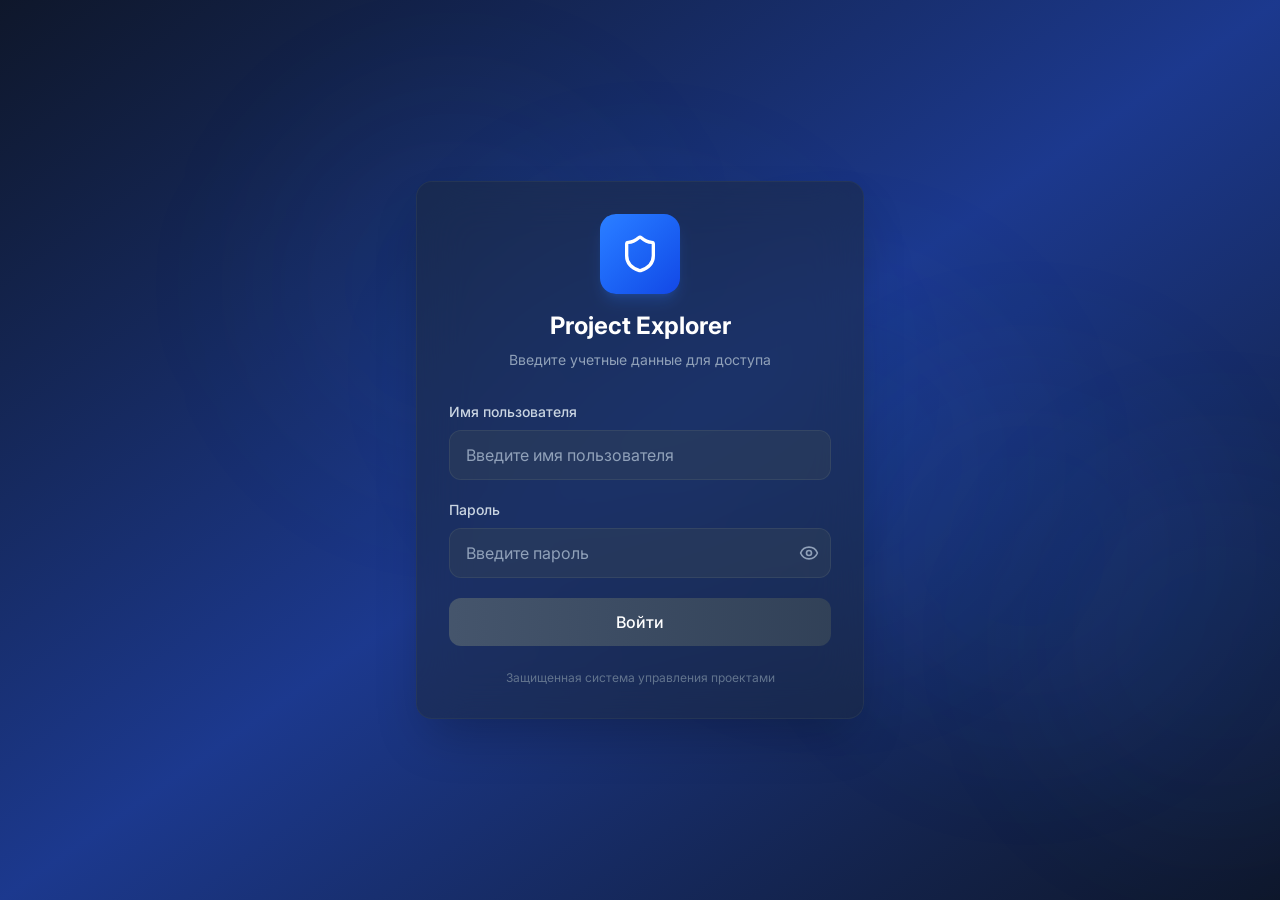
<file: index.html>
<!doctype html>
<html lang="ru">
  <head>
    <meta charset="UTF-8" />
    <meta name="viewport" content="width=device-width, initial-scale=1.0" />
    <title>Project Explorer</title>
    <script type="module" crossorigin src="./assets/index-wLBiUJG0.js"></script>
    <script type="module" src="./editor-links.js"></script>
    <link rel="stylesheet" crossorigin href="./assets/index-CvJ6GQot.css">
  </head>
  <body>
    <div id="root"></div>
  </body>
</html>
</file>
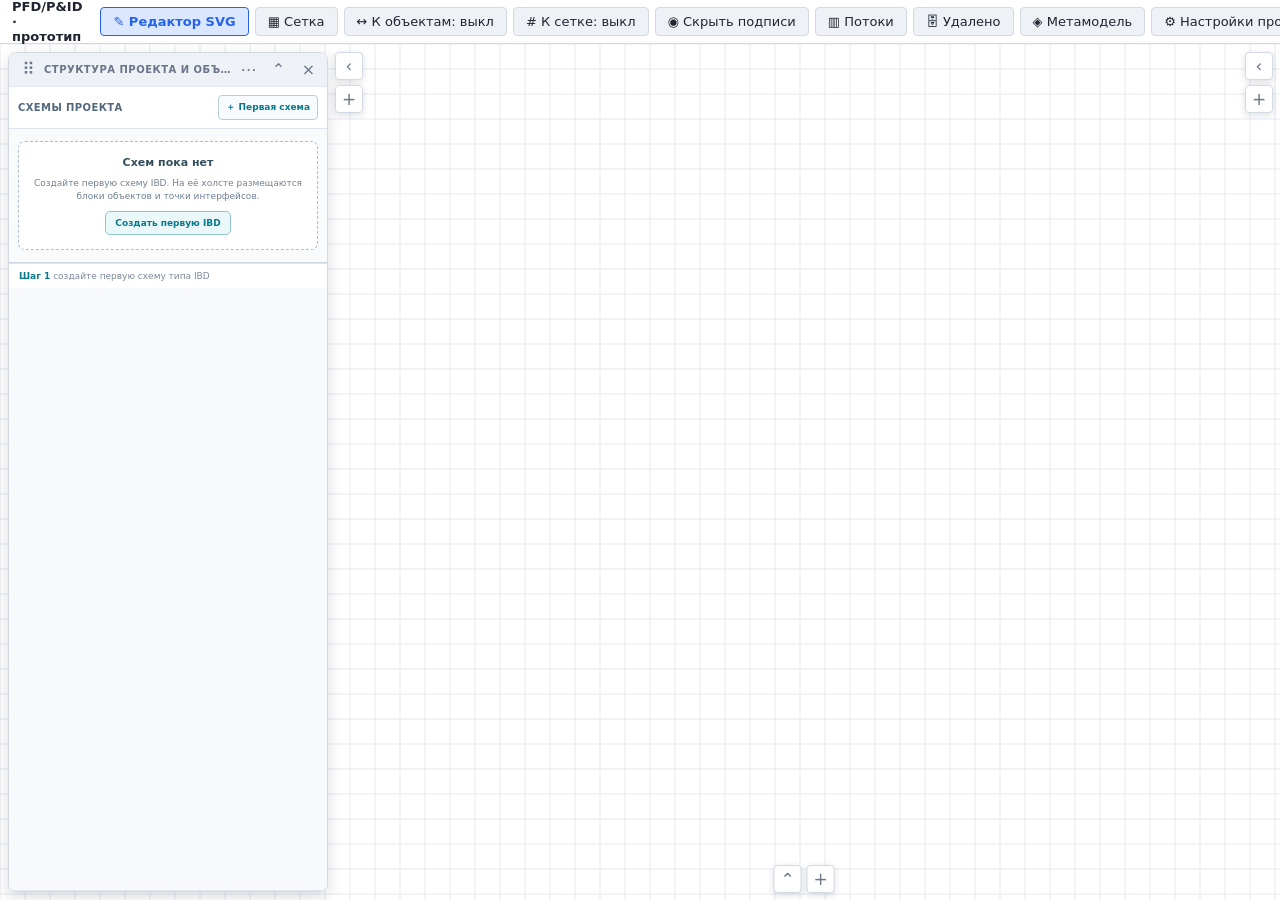
<file: pid-editor/index.html>
<!doctype html>
<html lang="ru">
  <head>
    <meta charset="UTF-8" />
    <meta name="viewport" content="width=device-width, initial-scale=1.0" />
    <title>PFD/P&ID Prototype</title>
    <script type="module" crossorigin src="./assets/index-B9ryqa_4.js"></script>
    <link rel="stylesheet" crossorigin href="./assets/index-Cr8VIfBy.css">
  </head>
  <body>
    <div id="root"></div>
  </body>
</html>
</file>
<file: assets/index-CvJ6GQot.css>
@import"https://fonts.googleapis.com/css2?family=Inter:wght@400;500;600;700&family=JetBrains+Mono:wght@400;500&display=swap";.rd-page{height:calc(100vh - 45px);overflow-y:auto;background:#f1f5f9;color:#020617}.rd-page-inner{box-sizing:border-box;padding:16px;display:flex;flex-direction:column;gap:16px;min-height:100%}.rd-header{height:45px;background:#fff;border-bottom:1px solid #e2e8f0;display:flex;align-items:center;gap:14px;padding:0 16px;flex-shrink:0;position:relative;z-index:50}.rd-nav{display:flex;align-items:center;gap:2px;flex:1;min-width:0;height:100%;overflow-x:auto}.rd-nav-link{display:flex;align-items:center;gap:7px;height:45px;padding:0 10px;color:#475569;font-size:14px;font-weight:500;border:0;background:none;border-bottom:2px solid transparent;box-sizing:border-box;white-space:nowrap;cursor:pointer}.rd-nav-link:hover{color:#020617}.rd-nav-link.is-active{color:#2563eb;border-bottom-color:#2563eb}.rd-search{display:flex;align-items:center;gap:8px;height:34px;width:240px;padding:0 8px 0 10px;box-sizing:border-box;border:1px solid #e2e8f0;border-radius:8px;background:#fff;color:#64748b}.rd-search input{border:0;outline:0;background:transparent;font:inherit;font-size:14px;color:#020617;width:100%}.rd-kbd{font-size:11px;color:#475569;border:1px solid #e2e8f0;border-radius:5px;padding:0 5px;background:#f8fafc;white-space:nowrap}.rd-card{background:#fff;border:1px solid #e2e8f0;border-radius:12px;box-shadow:0 1px 2px #0f172a0d}.rd-icon-btn{width:32px;height:32px;display:inline-flex;align-items:center;justify-content:center;border:0;border-radius:8px;background:transparent;color:#475569;position:relative;flex:none;cursor:pointer}.rd-icon-btn:hover{background:#f1f5f9;color:#020617}.rd-btn{height:32px;padding:0 12px;border-radius:8px;font-size:13px;font-weight:500;border:1px solid #e2e8f0;background:#fff;color:#0f172a;display:inline-flex;align-items:center;gap:6px;white-space:nowrap;cursor:pointer}.rd-btn:hover{background:#f8fafc}.rd-btn-primary{background:#155dfc;border-color:#155dfc;color:#fff}.rd-btn-primary:hover{background:#1447e6}.rd-seg-group{display:flex;gap:2px;padding:2px;border-radius:9px;background:#f1f5f9}.rd-seg{border:0;background:transparent;height:26px;padding:0 9px;border-radius:7px;font-size:13px;font-weight:500;color:#5b6b80;display:inline-flex;align-items:center;justify-content:center;gap:5px;white-space:nowrap;cursor:pointer}.rd-seg:hover{color:#020617}.rd-seg.is-on{background:#fff;color:#2563eb;box-shadow:0 1px 3px #0000001a,0 1px 2px -1px #0000001a}.rd-cnt{color:#64748b;font-weight:500}.rd-pill{min-width:20px;height:20px;padding:0 6px;box-sizing:border-box;border:1px solid #e2e8f0;border-radius:999px;background:#fff;font-size:12px;font-weight:500;color:#0f172a;display:inline-flex;align-items:center;justify-content:center;flex:none}.rd-tag{display:inline-flex;align-items:center;height:22px;padding:0 8px;border-radius:6px;background:#f1f5f9;font-size:12px;font-weight:500;color:#334155}.rd-dot{display:inline-block;width:7px;height:7px;border-radius:50%;flex:none;background:#94a3b8}.rd-dot.lg{width:10px;height:10px}.rd-dot-active{background:#00a63e}.rd-dot-archived{background:#94a3b8}.rd-dot-draft{background:#6b7280}.rd-dot-completed{background:#8b5cf6}.rd-dot-frozen{background:#38bdf8}.rd-dot-neutral{background:#94a3b8}.rd-h2{margin:0;font-size:15px;font-weight:600;color:#020617}.rd-muted{color:#64748b}.rd-mono{font-family:var(--font-mono, ui-monospace, monospace);letter-spacing:.02em}.rd-link{color:#2563eb;font-size:13px;font-weight:500;background:none;border:0;padding:0;cursor:pointer}.rd-link:hover{color:#1d4ed8;text-decoration:underline}.rd-ellipsis{white-space:nowrap;overflow:hidden;text-overflow:ellipsis;min-width:0}.rd-banner{position:relative;isolation:isolate;display:flex;align-items:center;flex-shrink:0;box-sizing:border-box;overflow:hidden;border:1px solid #d5e5f6;border-radius:18px;background:#edf6ff}.rd-banner>img{position:absolute;top:0;right:0;bottom:0;left:0;z-index:-1;display:block;width:100%;height:100%;object-fit:cover;object-position:right center;pointer-events:none}.rd-banner.home{min-height:200px;height:clamp(200px,16vw,280px);padding:28px}.rd-banner.catalog{min-height:150px;height:clamp(150px,11vw,190px);padding:24px 28px}.rd-banner h1{margin:0;color:#416fb7;font-weight:600;line-height:1.15;letter-spacing:-.025em}.rd-banner-search{display:flex;align-items:center;gap:8px;height:38px;padding:0 12px;border:1px solid #d8e4f3;border-radius:10px;background:#fffffff5;box-shadow:0 5px 22px #527ab214;color:#64748b}.rd-banner-search input{border:0;outline:0;background:transparent;font:inherit;font-size:13px;color:#172d50;width:100%}.rd-metric{display:flex;gap:18px;align-items:flex-start;padding:10px 14px 10px 12px;border:1px solid #cbdff0;border-radius:13px;background:#e5f0faf0;box-shadow:0 2px 8px #6282ac06;color:#243c60}.rd-metric dl{margin:0;display:grid;grid-template-columns:auto auto;column-gap:28px;row-gap:1px;font-size:12px}.rd-metric dt{display:flex;align-items:center;gap:6px}.rd-metric dd{margin:0;text-align:right;color:#416fb7;font-weight:600}@media(max-width:720px){.rd-banner{height:auto!important;padding:18px!important}}.rd-rail{flex:0 0 300px;max-width:300px;min-width:0;display:flex;flex-direction:column}.rd-rail.is-collapsed{flex:0 0 64px;max-width:64px}.rd-ind{width:100%;display:flex;align-items:center;gap:10px;height:40px;padding:0 8px 0 10px;border:1px solid transparent;border-radius:8px;background:transparent;font-size:14px;font-weight:500;color:#0f172a;text-align:left;cursor:pointer}.rd-ind:hover{background:#f1f5f9}.rd-ind.is-on{background:#eff6ff;border-color:#dbeafe;color:#2563eb}.rd-ind-name{flex:1;min-width:0;overflow:hidden;text-overflow:ellipsis;white-space:nowrap}.rd-rail.is-collapsed .rd-ind-name,.rd-rail.is-collapsed .rd-pill,.rd-rail.is-collapsed .rd-rail-head{display:none!important}.rd-rail.is-collapsed .rd-ind{justify-content:center;padding:0}@media(max-width:720px){.rd-rail{flex:1 1 100%;max-width:none}}.rd-chip{height:34px;padding:0 10px;border:1px solid #e2e8f0;border-radius:9px;background:#fff;display:inline-flex;align-items:center;gap:8px;font-size:12px;color:#64748b;white-space:nowrap;cursor:pointer}.rd-chip strong{font-size:14px;font-weight:500;color:#0f172a}.rd-chip:hover{border-color:#cbd5e1}.rd-chip.ghost{height:30px;color:#334155}.rd-recent{display:flex;align-items:flex-start;gap:10px;min-width:0;padding:11px 12px;border:1px solid #e2e8f0;border-radius:12px;background:#fff;text-align:left;cursor:pointer}.rd-recent:hover{border-color:#bfdbfe}.rd-pcard{display:flex;flex-direction:column;gap:8px;min-width:0;padding:12px 12px 11px;border:1px solid #e2e8f0;border-radius:12px;background:#fff;text-align:left;cursor:pointer;transition:border-color .15s,box-shadow .15s}.rd-pcard:hover{border-color:#bfdbfe;box-shadow:0 4px 16px #2563eb14}.rd-pcard.is-sel{border-color:#60a5fa;box-shadow:0 0 0 3px #dbeafe}.rd-trow{display:grid;gap:12px;align-items:center;padding:9px 14px;border:0;border-bottom:1px solid #eef2f7;background:none;width:100%;text-align:left;cursor:pointer}.rd-trow:hover{background:#f8fafc}.rd-trow.is-sel{background:#eff6ff}.rd-trow.compact{border-bottom:0;border-radius:8px;padding:8px 10px}.rd-tab{border:0;background:transparent;height:40px;padding:0 2px;margin-bottom:-1px;font-size:14px;font-weight:500;color:#64748b;display:inline-flex;align-items:center;gap:6px;border-bottom:2px solid transparent;white-space:nowrap;cursor:pointer}.rd-tab:hover{color:#020617}.rd-tab.is-on{color:#2563eb;border-bottom-color:#2563eb}.rd-stat{display:flex;flex-direction:column;gap:2px;padding:10px 12px;border:1px solid #e2e8f0;border-radius:10px;background:#fff;min-width:0}.rd-ini{height:18px;padding:0 5px;border-radius:5px;background:#f1f5f9;color:#0f172a;font-size:10px;font-weight:600;display:inline-flex;align-items:center}.rd-tree-row{width:100%;display:flex;align-items:center;gap:6px;height:32px;padding:0 8px 0 4px;border:0;border-radius:6px;background:transparent;text-align:left;font-size:14px;color:#0f172a;cursor:pointer}.rd-tree-row:hover{background:#f1f5f9}.rd-tree-row.is-sel{background:#eff6ff;color:#2563eb}.rd-chev{display:inline-flex;width:16px;height:16px;flex:none;color:#64748b;transition:transform .15s ease}.rd-chev.is-open{transform:rotate(90deg)}.rd-chev.is-leaf{visibility:hidden}.rd-row-hover:hover{background:#f8fafc}.rd-page button:focus-visible,.rd-header button:focus-visible,.rd-page input:focus-visible{outline:2px solid #2563eb;outline-offset:2px}.rd-split{display:flex;height:calc(100vh - 45px);background:#f1f5f9;overflow:hidden}.rd-split .rd-split-left{height:100%;flex-grow:0;flex-shrink:0;min-width:0}.rd-split-right{flex:1 1 0;min-width:0;height:100%;overflow-y:auto;box-sizing:border-box;padding:16px 16px 16px 0}.rd-split-right>.rd-card{width:100%;box-sizing:border-box}.rd-splitter{flex:0 0 12px;position:relative;cursor:col-resize;touch-action:none;outline:none}.rd-splitter:before{content:"";position:absolute;top:16px;bottom:16px;left:50%;width:1px;transform:translate(-50%);background:#e2e8f0;transition:background .15s,width .15s}.rd-splitter-grip{position:absolute;top:50%;left:50%;width:6px;height:40px;transform:translate(-50%,-50%);border-radius:4px;background:#fff;border:1px solid #cbd5e1;box-shadow:0 1px 2px #0f172a0f;transition:background .15s,border-color .15s}.rd-splitter:hover:before,.rd-split.is-dragging .rd-splitter:before,.rd-splitter:focus-visible:before{width:2px;background:#60a5fa}.rd-splitter:hover .rd-splitter-grip,.rd-split.is-dragging .rd-splitter-grip,.rd-splitter:focus-visible .rd-splitter-grip{background:#2563eb;border-color:#2563eb}.rd-split.is-dragging .rd-split-left,.rd-split.is-dragging .rd-split-right{pointer-events:none}@media(max-width:900px){.rd-split{flex-direction:column;height:auto;overflow:visible}.rd-split .rd-split-left{flex-basis:auto!important;height:auto}.rd-splitter{display:none}.rd-split-right{height:auto;padding:0 16px 16px}}.rd-home-row{display:flex;flex-wrap:wrap;gap:16px;align-items:stretch;flex:1}.rd-home-row>header,.rd-home-row header{flex:none}@media(min-width:1180px){.rd-home-row{flex-wrap:nowrap;flex:none;height:max(520px,calc(100vh - 93px - clamp(200px,16vw,280px)))}}@media(max-width:1179px){.rd-home-scroll{max-height:480px}}.rd-home-scroll>*{flex-shrink:0}/*! tailwindcss v4.2.2 | MIT License | https://tailwindcss.com */@layer properties{@supports (((-webkit-hyphens:none)) and (not (margin-trim:inline))) or ((-moz-orient:inline) and (not (color:rgb(from red r g b)))){*,:before,:after,::backdrop{--tw-translate-x:0;--tw-translate-y:0;--tw-translate-z:0;--tw-scale-x:1;--tw-scale-y:1;--tw-scale-z:1;--tw-rotate-x:initial;--tw-rotate-y:initial;--tw-rotate-z:initial;--tw-skew-x:initial;--tw-skew-y:initial;--tw-space-y-reverse:0;--tw-divide-y-reverse:0;--tw-border-style:solid;--tw-gradient-position:initial;--tw-gradient-from:#0000;--tw-gradient-via:#0000;--tw-gradient-to:#0000;--tw-gradient-stops:initial;--tw-gradient-via-stops:initial;--tw-gradient-from-position:0%;--tw-gradient-via-position:50%;--tw-gradient-to-position:100%;--tw-leading:initial;--tw-font-weight:initial;--tw-tracking:initial;--tw-ordinal:initial;--tw-slashed-zero:initial;--tw-numeric-figure:initial;--tw-numeric-spacing:initial;--tw-numeric-fraction:initial;--tw-shadow:0 0 #0000;--tw-shadow-color:initial;--tw-shadow-alpha:100%;--tw-inset-shadow:0 0 #0000;--tw-inset-shadow-color:initial;--tw-inset-shadow-alpha:100%;--tw-ring-color:initial;--tw-ring-shadow:0 0 #0000;--tw-inset-ring-color:initial;--tw-inset-ring-shadow:0 0 #0000;--tw-ring-inset:initial;--tw-ring-offset-width:0px;--tw-ring-offset-color:#fff;--tw-ring-offset-shadow:0 0 #0000;--tw-outline-style:solid;--tw-blur:initial;--tw-brightness:initial;--tw-contrast:initial;--tw-grayscale:initial;--tw-hue-rotate:initial;--tw-invert:initial;--tw-opacity:initial;--tw-saturate:initial;--tw-sepia:initial;--tw-drop-shadow:initial;--tw-drop-shadow-color:initial;--tw-drop-shadow-alpha:100%;--tw-drop-shadow-size:initial;--tw-backdrop-blur:initial;--tw-backdrop-brightness:initial;--tw-backdrop-contrast:initial;--tw-backdrop-grayscale:initial;--tw-backdrop-hue-rotate:initial;--tw-backdrop-invert:initial;--tw-backdrop-opacity:initial;--tw-backdrop-saturate:initial;--tw-backdrop-sepia:initial;--tw-duration:initial;--tw-ease:initial;--tw-content:""}}}@layer theme{:root,:host{--font-sans:"Inter", ui-sans-serif, system-ui, sans-serif;--font-mono:"JetBrains Mono", ui-monospace, SFMono-Regular, monospace;--color-red-400:oklch(70.4% .191 22.216);--color-red-500:oklch(63.7% .237 25.331);--color-red-600:oklch(57.7% .245 27.325);--color-amber-500:oklch(76.9% .188 70.08);--color-amber-600:oklch(66.6% .179 58.318);--color-green-500:oklch(72.3% .219 149.579);--color-emerald-100:oklch(95% .052 163.051);--color-emerald-500:oklch(69.6% .17 162.48);--color-emerald-600:oklch(59.6% .145 163.225);--color-emerald-700:oklch(50.8% .118 165.612);--color-cyan-400:oklch(78.9% .154 211.53);--color-sky-50:oklch(97.7% .013 236.62);--color-sky-100:oklch(95.1% .026 236.824);--color-sky-200:oklch(90.1% .058 230.902);--color-sky-300:oklch(82.8% .111 230.318);--color-sky-400:oklch(74.6% .16 232.661);--color-sky-500:oklch(68.5% .169 237.323);--color-sky-600:oklch(58.8% .158 241.966);--color-sky-700:oklch(50% .134 242.749);--color-sky-800:oklch(44.3% .11 240.79);--color-blue-500:oklch(62.3% .214 259.815);--color-blue-600:oklch(54.6% .245 262.881);--color-blue-700:oklch(48.8% .243 264.376);--color-blue-900:oklch(37.9% .146 265.522);--color-purple-500:oklch(62.7% .265 303.9);--color-purple-600:oklch(55.8% .288 302.321);--color-slate-50:oklch(98.4% .003 247.858);--color-slate-100:oklch(96.8% .007 247.896);--color-slate-200:oklch(92.9% .013 255.508);--color-slate-300:oklch(86.9% .022 252.894);--color-slate-400:oklch(70.4% .04 256.788);--color-slate-500:oklch(55.4% .046 257.417);--color-slate-600:oklch(44.6% .043 257.281);--color-slate-700:oklch(37.2% .044 257.287);--color-slate-800:oklch(27.9% .041 260.031);--color-slate-900:oklch(20.8% .042 265.755);--color-black:#000;--color-white:#fff;--spacing:.25rem;--container-xs:20rem;--container-sm:24rem;--container-md:28rem;--container-2xl:42rem;--container-4xl:56rem;--container-6xl:72rem;--container-7xl:80rem;--text-xs:.75rem;--text-xs--line-height:calc(1 / .75);--text-sm:.875rem;--text-sm--line-height:calc(1.25 / .875);--text-base:1rem;--text-base--line-height: 1.5 ;--text-lg:1.125rem;--text-lg--line-height:calc(1.75 / 1.125);--text-xl:1.25rem;--text-xl--line-height:calc(1.75 / 1.25);--text-2xl:1.5rem;--text-2xl--line-height:calc(2 / 1.5);--text-3xl:1.875rem;--text-3xl--line-height: 1.2 ;--font-weight-normal:400;--font-weight-medium:500;--font-weight-semibold:600;--font-weight-bold:700;--tracking-tight:-.025em;--tracking-wide:.025em;--tracking-wider:.05em;--tracking-widest:.1em;--leading-tight:1.25;--leading-relaxed:1.625;--radius-sm:.25rem;--radius-md:.375rem;--radius-lg:.5rem;--radius-xl:.75rem;--radius-2xl:1rem;--ease-in:cubic-bezier(.4, 0, 1, 1);--ease-out:cubic-bezier(0, 0, .2, 1);--ease-in-out:cubic-bezier(.4, 0, .2, 1);--blur-md:12px;--blur-xl:24px;--blur-3xl:64px;--default-transition-duration:.15s;--default-transition-timing-function:cubic-bezier(.4, 0, .2, 1);--default-font-family:var(--font-sans);--default-mono-font-family:var(--font-mono);--color-bg:#f4f7f9;--color-surface:#fff;--color-border:#e2e8f0;--color-border-hover:#cbd5e1;--color-text:#0f172a;--color-text-muted:#64748b;--color-text-dim:#475569;--color-accent:#002cff}}@layer base{*,:after,:before,::backdrop{box-sizing:border-box;border:0 solid;margin:0;padding:0}::file-selector-button{box-sizing:border-box;border:0 solid;margin:0;padding:0}html,:host{-webkit-text-size-adjust:100%;-moz-tab-size:4;tab-size:4;line-height:1.5;font-family:var(--default-font-family,ui-sans-serif, system-ui, sans-serif, "Apple Color Emoji", "Segoe UI Emoji", "Segoe UI Symbol", "Noto Color Emoji");font-feature-settings:var(--default-font-feature-settings,normal);font-variation-settings:var(--default-font-variation-settings,normal);-webkit-tap-highlight-color:transparent}hr{height:0;color:inherit;border-top-width:1px}abbr:where([title]){-webkit-text-decoration:underline dotted;text-decoration:underline dotted}h1,h2,h3,h4,h5,h6{font-size:inherit;font-weight:inherit}a{color:inherit;-webkit-text-decoration:inherit;text-decoration:inherit}b,strong{font-weight:bolder}code,kbd,samp,pre{font-family:var(--default-mono-font-family,ui-monospace, SFMono-Regular, Menlo, Monaco, Consolas, "Liberation Mono", "Courier New", monospace);font-feature-settings:var(--default-mono-font-feature-settings,normal);font-variation-settings:var(--default-mono-font-variation-settings,normal);font-size:1em}small{font-size:80%}sub,sup{vertical-align:baseline;font-size:75%;line-height:0;position:relative}sub{bottom:-.25em}sup{top:-.5em}table{text-indent:0;border-color:inherit;border-collapse:collapse}:-moz-focusring{outline:auto}progress{vertical-align:baseline}summary{display:list-item}ol,ul,menu{list-style:none}img,svg,video,canvas,audio,iframe,embed,object{vertical-align:middle;display:block}img,video{max-width:100%;height:auto}button,input,select,optgroup,textarea{font:inherit;font-feature-settings:inherit;font-variation-settings:inherit;letter-spacing:inherit;color:inherit;opacity:1;background-color:#0000;border-radius:0}::file-selector-button{font:inherit;font-feature-settings:inherit;font-variation-settings:inherit;letter-spacing:inherit;color:inherit;opacity:1;background-color:#0000;border-radius:0}:where(select:is([multiple],[size])) optgroup{font-weight:bolder}:where(select:is([multiple],[size])) optgroup option{padding-inline-start:20px}::file-selector-button{margin-inline-end:4px}::placeholder{opacity:1}@supports (not ((-webkit-appearance:-apple-pay-button))) or (contain-intrinsic-size:1px){::placeholder{color:currentColor}@supports (color:color-mix(in lab,red,red)){::placeholder{color:color-mix(in oklab,currentcolor 50%,transparent)}}}textarea{resize:vertical}::-webkit-search-decoration{-webkit-appearance:none}::-webkit-date-and-time-value{min-height:1lh;text-align:inherit}::-webkit-datetime-edit{display:inline-flex}::-webkit-datetime-edit-fields-wrapper{padding:0}::-webkit-datetime-edit{padding-block:0}::-webkit-datetime-edit-year-field{padding-block:0}::-webkit-datetime-edit-month-field{padding-block:0}::-webkit-datetime-edit-day-field{padding-block:0}::-webkit-datetime-edit-hour-field{padding-block:0}::-webkit-datetime-edit-minute-field{padding-block:0}::-webkit-datetime-edit-second-field{padding-block:0}::-webkit-datetime-edit-millisecond-field{padding-block:0}::-webkit-datetime-edit-meridiem-field{padding-block:0}::-webkit-calendar-picker-indicator{line-height:1}:-moz-ui-invalid{box-shadow:none}button,input:where([type=button],[type=reset],[type=submit]){-webkit-appearance:button;-moz-appearance:button;appearance:button}::file-selector-button{-webkit-appearance:button;-moz-appearance:button;appearance:button}::-webkit-inner-spin-button{height:auto}::-webkit-outer-spin-button{height:auto}[hidden]:where(:not([hidden=until-found])){display:none!important}}@layer components;@layer utilities{.pointer-events-none{pointer-events:none}.visible{visibility:visible}.sr-only{clip-path:inset(50%);white-space:nowrap;border-width:0;width:1px;height:1px;margin:-1px;padding:0;position:absolute;overflow:hidden}.absolute{position:absolute}.fixed{position:fixed}.relative{position:relative}.static{position:static}.inset-0{inset:calc(var(--spacing) * 0)}.inset-x-2{inset-inline:calc(var(--spacing) * 2)}.inset-y-2{inset-block:calc(var(--spacing) * 2)}.start{inset-inline-start:var(--spacing)}.end{inset-inline-end:var(--spacing)}.top-0{top:calc(var(--spacing) * 0)}.top-1\/2{top:50%}.top-12{top:calc(var(--spacing) * 12)}.top-40{top:calc(var(--spacing) * 40)}.top-full{top:100%}.right-0{right:calc(var(--spacing) * 0)}.right-3{right:calc(var(--spacing) * 3)}.right-3\.5{right:calc(var(--spacing) * 3.5)}.left-0{left:calc(var(--spacing) * 0)}.left-1\/2{left:50%}.left-2\.5{left:calc(var(--spacing) * 2.5)}.left-3\.5{left:calc(var(--spacing) * 3.5)}.left-40{left:calc(var(--spacing) * 40)}.left-64{left:calc(var(--spacing) * 64)}.z-10{z-index:10}.z-20{z-index:20}.z-50{z-index:50}.z-\[1000\]{z-index:1000}.z-\[1100\]{z-index:1100}.order-1{order:1}.order-2{order:2}.order-3{order:3}.order-4{order:4}.order-5{order:5}.col-span-2{grid-column:span 2/span 2}.container{width:100%}@media(min-width:40rem){.container{max-width:40rem}}@media(min-width:48rem){.container{max-width:48rem}}@media(min-width:64rem){.container{max-width:64rem}}@media(min-width:80rem){.container{max-width:80rem}}@media(min-width:96rem){.container{max-width:96rem}}.mx-1{margin-inline:calc(var(--spacing) * 1)}.mx-auto{margin-inline:auto}.my-1{margin-block:calc(var(--spacing) * 1)}.mt-0\.5{margin-top:calc(var(--spacing) * .5)}.mt-1{margin-top:calc(var(--spacing) * 1)}.mt-2{margin-top:calc(var(--spacing) * 2)}.mt-4{margin-top:calc(var(--spacing) * 4)}.mt-6{margin-top:calc(var(--spacing) * 6)}.mr-3{margin-right:calc(var(--spacing) * 3)}.mr-4{margin-right:calc(var(--spacing) * 4)}.mb-0\.5{margin-bottom:calc(var(--spacing) * .5)}.mb-1{margin-bottom:calc(var(--spacing) * 1)}.mb-1\.5{margin-bottom:calc(var(--spacing) * 1.5)}.mb-2{margin-bottom:calc(var(--spacing) * 2)}.mb-3{margin-bottom:calc(var(--spacing) * 3)}.mb-4{margin-bottom:calc(var(--spacing) * 4)}.mb-5{margin-bottom:calc(var(--spacing) * 5)}.mb-6{margin-bottom:calc(var(--spacing) * 6)}.mb-8{margin-bottom:calc(var(--spacing) * 8)}.-ml-1{margin-left:calc(var(--spacing) * -1)}.ml-1{margin-left:calc(var(--spacing) * 1)}.ml-2{margin-left:calc(var(--spacing) * 2)}.ml-3{margin-left:calc(var(--spacing) * 3)}.ml-auto{margin-left:auto}.line-clamp-3{-webkit-line-clamp:3;-webkit-box-orient:vertical;display:-webkit-box;overflow:hidden}.block{display:block}.contents{display:contents}.flex{display:flex}.grid{display:grid}.hidden{display:none}.inline{display:inline}.inline-flex{display:inline-flex}.table{display:table}.h-1{height:calc(var(--spacing) * 1)}.h-1\.5{height:calc(var(--spacing) * 1.5)}.h-2{height:calc(var(--spacing) * 2)}.h-3{height:calc(var(--spacing) * 3)}.h-3\.5{height:calc(var(--spacing) * 3.5)}.h-4{height:calc(var(--spacing) * 4)}.h-4\.5{height:calc(var(--spacing) * 4.5)}.h-5{height:calc(var(--spacing) * 5)}.h-6{height:calc(var(--spacing) * 6)}.h-7{height:calc(var(--spacing) * 7)}.h-8{height:calc(var(--spacing) * 8)}.h-9{height:calc(var(--spacing) * 9)}.h-10{height:calc(var(--spacing) * 10)}.h-12{height:calc(var(--spacing) * 12)}.h-14{height:calc(var(--spacing) * 14)}.h-16{height:calc(var(--spacing) * 16)}.h-20{height:calc(var(--spacing) * 20)}.h-32{height:calc(var(--spacing) * 32)}.h-40{height:calc(var(--spacing) * 40)}.h-64{height:calc(var(--spacing) * 64)}.h-72{height:calc(var(--spacing) * 72)}.h-96{height:calc(var(--spacing) * 96)}.h-\[15px\]{height:15px}.h-\[75\%\]{height:75%}.h-\[260px\]{height:260px}.h-full{height:100%}.h-px{height:1px}.h-screen{height:100vh}.max-h-\[400px\]{max-height:400px}.min-h-0{min-height:calc(var(--spacing) * 0)}.min-h-12{min-height:calc(var(--spacing) * 12)}.min-h-\[260px\]{min-height:260px}.min-h-\[300px\]{min-height:300px}.min-h-\[360px\]{min-height:360px}.min-h-\[400px\]{min-height:400px}.min-h-\[560px\]{min-height:560px}.min-h-screen{min-height:100vh}.w-1{width:calc(var(--spacing) * 1)}.w-1\.5{width:calc(var(--spacing) * 1.5)}.w-2{width:calc(var(--spacing) * 2)}.w-2\/5{width:40%}.w-3{width:calc(var(--spacing) * 3)}.w-3\.5{width:calc(var(--spacing) * 3.5)}.w-3\/5{width:60%}.w-4{width:calc(var(--spacing) * 4)}.w-5{width:calc(var(--spacing) * 5)}.w-6{width:calc(var(--spacing) * 6)}.w-7{width:calc(var(--spacing) * 7)}.w-8{width:calc(var(--spacing) * 8)}.w-9{width:calc(var(--spacing) * 9)}.w-10{width:calc(var(--spacing) * 10)}.w-11{width:calc(var(--spacing) * 11)}.w-12{width:calc(var(--spacing) * 12)}.w-16{width:calc(var(--spacing) * 16)}.w-20{width:calc(var(--spacing) * 20)}.w-24{width:calc(var(--spacing) * 24)}.w-28{width:calc(var(--spacing) * 28)}.w-40{width:calc(var(--spacing) * 40)}.w-44{width:calc(var(--spacing) * 44)}.w-48{width:calc(var(--spacing) * 48)}.w-52{width:calc(var(--spacing) * 52)}.w-56{width:calc(var(--spacing) * 56)}.w-64{width:calc(var(--spacing) * 64)}.w-72{width:calc(var(--spacing) * 72)}.w-96{width:calc(var(--spacing) * 96)}.w-\[15px\]{width:15px}.w-\[75\%\]{width:75%}.w-\[260px\]{width:260px}.w-full{width:100%}.w-px{width:1px}.max-w-2xl{max-width:var(--container-2xl)}.max-w-4xl{max-width:var(--container-4xl)}.max-w-6xl{max-width:var(--container-6xl)}.max-w-7xl{max-width:var(--container-7xl)}.max-w-56{max-width:calc(var(--spacing) * 56)}.max-w-\[330px\]{max-width:330px}.max-w-md{max-width:var(--container-md)}.max-w-sm{max-width:var(--container-sm)}.max-w-xs{max-width:var(--container-xs)}.min-w-0{min-width:calc(var(--spacing) * 0)}.min-w-\[300px\]{min-width:300px}.flex-1{flex:1}.shrink-0{flex-shrink:0}.-translate-x-1\/2{--tw-translate-x: -50% ;translate:var(--tw-translate-x) var(--tw-translate-y)}.translate-x-1{--tw-translate-x:calc(var(--spacing) * 1);translate:var(--tw-translate-x) var(--tw-translate-y)}.-translate-y-1\/2{--tw-translate-y: -50% ;translate:var(--tw-translate-x) var(--tw-translate-y)}.scale-90{--tw-scale-x:90%;--tw-scale-y:90%;--tw-scale-z:90%;scale:var(--tw-scale-x) var(--tw-scale-y)}.rotate-90{rotate:90deg}.transform{transform:var(--tw-rotate-x,) var(--tw-rotate-y,) var(--tw-rotate-z,) var(--tw-skew-x,) var(--tw-skew-y,)}.cursor-col-resize{cursor:col-resize}.cursor-default{cursor:default}.cursor-grab{cursor:grab}.cursor-pointer{cursor:pointer}.cursor-row-resize{cursor:row-resize}.cursor-text{cursor:text}.resize{resize:both}.columns-2{columns:2}.grid-cols-1{grid-template-columns:repeat(1,minmax(0,1fr))}.grid-cols-2{grid-template-columns:repeat(2,minmax(0,1fr))}.grid-cols-3{grid-template-columns:repeat(3,minmax(0,1fr))}.grid-cols-4{grid-template-columns:repeat(4,minmax(0,1fr))}.flex-col{flex-direction:column}.flex-wrap{flex-wrap:wrap}.place-items-center{place-items:center}.items-baseline{align-items:baseline}.items-center{align-items:center}.items-end{align-items:flex-end}.items-start{align-items:flex-start}.justify-between{justify-content:space-between}.justify-center{justify-content:center}.gap-0{gap:calc(var(--spacing) * 0)}.gap-0\.5{gap:calc(var(--spacing) * .5)}.gap-1{gap:calc(var(--spacing) * 1)}.gap-1\.5{gap:calc(var(--spacing) * 1.5)}.gap-2{gap:calc(var(--spacing) * 2)}.gap-3{gap:calc(var(--spacing) * 3)}.gap-4{gap:calc(var(--spacing) * 4)}.gap-5{gap:calc(var(--spacing) * 5)}.gap-6{gap:calc(var(--spacing) * 6)}:where(.space-y-0\.5>:not(:last-child)){--tw-space-y-reverse:0;margin-block-start:calc(calc(var(--spacing) * .5) * var(--tw-space-y-reverse));margin-block-end:calc(calc(var(--spacing) * .5) * calc(1 - var(--tw-space-y-reverse)))}:where(.space-y-1>:not(:last-child)){--tw-space-y-reverse:0;margin-block-start:calc(calc(var(--spacing) * 1) * var(--tw-space-y-reverse));margin-block-end:calc(calc(var(--spacing) * 1) * calc(1 - var(--tw-space-y-reverse)))}:where(.space-y-2>:not(:last-child)){--tw-space-y-reverse:0;margin-block-start:calc(calc(var(--spacing) * 2) * var(--tw-space-y-reverse));margin-block-end:calc(calc(var(--spacing) * 2) * calc(1 - var(--tw-space-y-reverse)))}:where(.space-y-3>:not(:last-child)){--tw-space-y-reverse:0;margin-block-start:calc(calc(var(--spacing) * 3) * var(--tw-space-y-reverse));margin-block-end:calc(calc(var(--spacing) * 3) * calc(1 - var(--tw-space-y-reverse)))}:where(.space-y-4>:not(:last-child)){--tw-space-y-reverse:0;margin-block-start:calc(calc(var(--spacing) * 4) * var(--tw-space-y-reverse));margin-block-end:calc(calc(var(--spacing) * 4) * calc(1 - var(--tw-space-y-reverse)))}:where(.space-y-5>:not(:last-child)){--tw-space-y-reverse:0;margin-block-start:calc(calc(var(--spacing) * 5) * var(--tw-space-y-reverse));margin-block-end:calc(calc(var(--spacing) * 5) * calc(1 - var(--tw-space-y-reverse)))}:where(.space-y-6>:not(:last-child)){--tw-space-y-reverse:0;margin-block-start:calc(calc(var(--spacing) * 6) * var(--tw-space-y-reverse));margin-block-end:calc(calc(var(--spacing) * 6) * calc(1 - var(--tw-space-y-reverse)))}:where(.space-y-8>:not(:last-child)){--tw-space-y-reverse:0;margin-block-start:calc(calc(var(--spacing) * 8) * var(--tw-space-y-reverse));margin-block-end:calc(calc(var(--spacing) * 8) * calc(1 - var(--tw-space-y-reverse)))}.gap-x-3{column-gap:calc(var(--spacing) * 3)}.gap-y-1{row-gap:calc(var(--spacing) * 1)}:where(.divide-y>:not(:last-child)){--tw-divide-y-reverse:0;border-bottom-style:var(--tw-border-style);border-top-style:var(--tw-border-style);border-top-width:calc(1px * var(--tw-divide-y-reverse));border-bottom-width:calc(1px * calc(1 - var(--tw-divide-y-reverse)))}:where(.divide-border>:not(:last-child)){border-color:var(--color-border)}:where(.divide-slate-100>:not(:last-child)){border-color:var(--color-slate-100)}.self-stretch{align-self:stretch}.truncate{text-overflow:ellipsis;white-space:nowrap;overflow:hidden}.overflow-hidden{overflow:hidden}.overflow-visible{overflow:visible}.overflow-x-auto{overflow-x:auto}.overflow-y-auto{overflow-y:auto}.rounded{border-radius:.25rem}.rounded-2xl{border-radius:var(--radius-2xl)}.rounded-full{border-radius:3.40282e38px}.rounded-lg{border-radius:var(--radius-lg)}.rounded-md{border-radius:var(--radius-md)}.rounded-sm{border-radius:var(--radius-sm)}.rounded-xl{border-radius:var(--radius-xl)}.rounded-t-lg{border-top-left-radius:var(--radius-lg);border-top-right-radius:var(--radius-lg)}.rounded-b-lg{border-bottom-right-radius:var(--radius-lg);border-bottom-left-radius:var(--radius-lg)}.rounded-bl-lg{border-bottom-left-radius:var(--radius-lg)}.border{border-style:var(--tw-border-style);border-width:1px}.border-2{border-style:var(--tw-border-style);border-width:2px}.border-t{border-top-style:var(--tw-border-style);border-top-width:1px}.border-r{border-right-style:var(--tw-border-style);border-right-width:1px}.border-b{border-bottom-style:var(--tw-border-style);border-bottom-width:1px}.border-b-2{border-bottom-style:var(--tw-border-style);border-bottom-width:2px}.border-l{border-left-style:var(--tw-border-style);border-left-width:1px}.border-l-2{border-left-style:var(--tw-border-style);border-left-width:2px}.border-dashed{--tw-border-style:dashed;border-style:dashed}.border-accent{border-color:var(--color-accent)}.border-accent\/20{border-color:#002cff33}@supports (color:color-mix(in lab,red,red)){.border-accent\/20{border-color:color-mix(in oklab,var(--color-accent) 20%,transparent)}}.border-accent\/30{border-color:#002cff4d}@supports (color:color-mix(in lab,red,red)){.border-accent\/30{border-color:color-mix(in oklab,var(--color-accent) 30%,transparent)}}.border-amber-500\/20{border-color:#f99c0033}@supports (color:color-mix(in lab,red,red)){.border-amber-500\/20{border-color:color-mix(in oklab,var(--color-amber-500) 20%,transparent)}}.border-black\/5{border-color:#0000000d}@supports (color:color-mix(in lab,red,red)){.border-black\/5{border-color:color-mix(in oklab,var(--color-black) 5%,transparent)}}.border-blue-500\/20{border-color:#3080ff33}@supports (color:color-mix(in lab,red,red)){.border-blue-500\/20{border-color:color-mix(in oklab,var(--color-blue-500) 20%,transparent)}}.border-border{border-color:var(--color-border)}.border-border\/50{border-color:#e2e8f080}@supports (color:color-mix(in lab,red,red)){.border-border\/50{border-color:color-mix(in oklab,var(--color-border) 50%,transparent)}}.border-border\/70{border-color:#e2e8f0b3}@supports (color:color-mix(in lab,red,red)){.border-border\/70{border-color:color-mix(in oklab,var(--color-border) 70%,transparent)}}.border-emerald-500\/20{border-color:#00bb7f33}@supports (color:color-mix(in lab,red,red)){.border-emerald-500\/20{border-color:color-mix(in oklab,var(--color-emerald-500) 20%,transparent)}}.border-purple-500\/20{border-color:#ac4bff33}@supports (color:color-mix(in lab,red,red)){.border-purple-500\/20{border-color:color-mix(in oklab,var(--color-purple-500) 20%,transparent)}}.border-red-500\/20{border-color:#fb2c3633}@supports (color:color-mix(in lab,red,red)){.border-red-500\/20{border-color:color-mix(in oklab,var(--color-red-500) 20%,transparent)}}.border-sky-400{border-color:var(--color-sky-400)}.border-sky-600{border-color:var(--color-sky-600)}.border-slate-100{border-color:var(--color-slate-100)}.border-slate-200{border-color:var(--color-slate-200)}.border-slate-300{border-color:var(--color-slate-300)}.border-slate-600\/50{border-color:#45556c80}@supports (color:color-mix(in lab,red,red)){.border-slate-600\/50{border-color:color-mix(in oklab,var(--color-slate-600) 50%,transparent)}}.border-slate-700\/50{border-color:#31415880}@supports (color:color-mix(in lab,red,red)){.border-slate-700\/50{border-color:color-mix(in oklab,var(--color-slate-700) 50%,transparent)}}.border-transparent{border-color:#0000}.border-white\/30{border-color:#ffffff4d}@supports (color:color-mix(in lab,red,red)){.border-white\/30{border-color:color-mix(in oklab,var(--color-white) 30%,transparent)}}.border-t-accent{border-top-color:var(--color-accent)}.border-t-white{border-top-color:var(--color-white)}.bg-\[\#00C8FF\]{background-color:#00c8ff}.bg-\[\#002CFF\]{background-color:#002cff}.bg-\[\#333\]{background-color:#333}.bg-\[\#F7F8FA\]{background-color:#f7f8fa}.bg-accent{background-color:var(--color-accent)}.bg-accent\/5{background-color:#002cff0d}@supports (color:color-mix(in lab,red,red)){.bg-accent\/5{background-color:color-mix(in oklab,var(--color-accent) 5%,transparent)}}.bg-accent\/10{background-color:#002cff1a}@supports (color:color-mix(in lab,red,red)){.bg-accent\/10{background-color:color-mix(in oklab,var(--color-accent) 10%,transparent)}}.bg-amber-500{background-color:var(--color-amber-500)}.bg-amber-500\/10{background-color:#f99c001a}@supports (color:color-mix(in lab,red,red)){.bg-amber-500\/10{background-color:color-mix(in oklab,var(--color-amber-500) 10%,transparent)}}.bg-bg{background-color:var(--color-bg)}.bg-bg\/50{background-color:#f4f7f980}@supports (color:color-mix(in lab,red,red)){.bg-bg\/50{background-color:color-mix(in oklab,var(--color-bg) 50%,transparent)}}.bg-black\/5{background-color:#0000000d}@supports (color:color-mix(in lab,red,red)){.bg-black\/5{background-color:color-mix(in oklab,var(--color-black) 5%,transparent)}}.bg-blue-500\/5{background-color:#3080ff0d}@supports (color:color-mix(in lab,red,red)){.bg-blue-500\/5{background-color:color-mix(in oklab,var(--color-blue-500) 5%,transparent)}}.bg-blue-500\/10{background-color:#3080ff1a}@supports (color:color-mix(in lab,red,red)){.bg-blue-500\/10{background-color:color-mix(in oklab,var(--color-blue-500) 10%,transparent)}}.bg-border{background-color:var(--color-border)}.bg-emerald-100{background-color:var(--color-emerald-100)}.bg-emerald-500\/10{background-color:#00bb7f1a}@supports (color:color-mix(in lab,red,red)){.bg-emerald-500\/10{background-color:color-mix(in oklab,var(--color-emerald-500) 10%,transparent)}}.bg-purple-500\/10{background-color:#ac4bff1a}@supports (color:color-mix(in lab,red,red)){.bg-purple-500\/10{background-color:color-mix(in oklab,var(--color-purple-500) 10%,transparent)}}.bg-red-500\/10{background-color:#fb2c361a}@supports (color:color-mix(in lab,red,red)){.bg-red-500\/10{background-color:color-mix(in oklab,var(--color-red-500) 10%,transparent)}}.bg-sky-50{background-color:var(--color-sky-50)}.bg-sky-50\/50{background-color:#f0f9ff80}@supports (color:color-mix(in lab,red,red)){.bg-sky-50\/50{background-color:color-mix(in oklab,var(--color-sky-50) 50%,transparent)}}.bg-sky-100{background-color:var(--color-sky-100)}.bg-sky-600{background-color:var(--color-sky-600)}.bg-slate-50{background-color:var(--color-slate-50)}.bg-slate-100{background-color:var(--color-slate-100)}.bg-slate-200{background-color:var(--color-slate-200)}.bg-slate-300{background-color:var(--color-slate-300)}.bg-slate-400{background-color:var(--color-slate-400)}.bg-slate-700\/50{background-color:#31415880}@supports (color:color-mix(in lab,red,red)){.bg-slate-700\/50{background-color:color-mix(in oklab,var(--color-slate-700) 50%,transparent)}}.bg-slate-800\/50{background-color:#1d293d80}@supports (color:color-mix(in lab,red,red)){.bg-slate-800\/50{background-color:color-mix(in oklab,var(--color-slate-800) 50%,transparent)}}.bg-surface{background-color:var(--color-surface)}.bg-surface\/20{background-color:#fff3}@supports (color:color-mix(in lab,red,red)){.bg-surface\/20{background-color:color-mix(in oklab,var(--color-surface) 20%,transparent)}}.bg-surface\/30{background-color:#ffffff4d}@supports (color:color-mix(in lab,red,red)){.bg-surface\/30{background-color:color-mix(in oklab,var(--color-surface) 30%,transparent)}}.bg-surface\/40{background-color:#fff6}@supports (color:color-mix(in lab,red,red)){.bg-surface\/40{background-color:color-mix(in oklab,var(--color-surface) 40%,transparent)}}.bg-surface\/50{background-color:#ffffff80}@supports (color:color-mix(in lab,red,red)){.bg-surface\/50{background-color:color-mix(in oklab,var(--color-surface) 50%,transparent)}}.bg-surface\/70{background-color:#ffffffb3}@supports (color:color-mix(in lab,red,red)){.bg-surface\/70{background-color:color-mix(in oklab,var(--color-surface) 70%,transparent)}}.bg-surface\/80{background-color:#fffc}@supports (color:color-mix(in lab,red,red)){.bg-surface\/80{background-color:color-mix(in oklab,var(--color-surface) 80%,transparent)}}.bg-surface\/90{background-color:#ffffffe6}@supports (color:color-mix(in lab,red,red)){.bg-surface\/90{background-color:color-mix(in oklab,var(--color-surface) 90%,transparent)}}.bg-transparent{background-color:#0000}.bg-white{background-color:var(--color-white)}.bg-gradient-to-br{--tw-gradient-position:to bottom right in oklab;background-image:linear-gradient(var(--tw-gradient-stops))}.bg-gradient-to-r{--tw-gradient-position:to right in oklab;background-image:linear-gradient(var(--tw-gradient-stops))}.bg-\[radial-gradient\(circle_at_top_right\,var\(--color-accent\)\,transparent_50\%\)\]{background-image:radial-gradient(circle at top right,var(--color-accent),transparent 50%)}.from-\[\#00C8FF\]{--tw-gradient-from:#00c8ff;--tw-gradient-stops:var(--tw-gradient-via-stops,var(--tw-gradient-position), var(--tw-gradient-from) var(--tw-gradient-from-position), var(--tw-gradient-to) var(--tw-gradient-to-position))}.from-blue-500{--tw-gradient-from:var(--color-blue-500);--tw-gradient-stops:var(--tw-gradient-via-stops,var(--tw-gradient-position), var(--tw-gradient-from) var(--tw-gradient-from-position), var(--tw-gradient-to) var(--tw-gradient-to-position))}.from-slate-900{--tw-gradient-from:var(--color-slate-900);--tw-gradient-stops:var(--tw-gradient-via-stops,var(--tw-gradient-position), var(--tw-gradient-from) var(--tw-gradient-from-position), var(--tw-gradient-to) var(--tw-gradient-to-position))}.via-\[\#002CFF\]{--tw-gradient-via:#002cff;--tw-gradient-via-stops:var(--tw-gradient-position), var(--tw-gradient-from) var(--tw-gradient-from-position), var(--tw-gradient-via) var(--tw-gradient-via-position), var(--tw-gradient-to) var(--tw-gradient-to-position);--tw-gradient-stops:var(--tw-gradient-via-stops)}.via-blue-900{--tw-gradient-via:var(--color-blue-900);--tw-gradient-via-stops:var(--tw-gradient-position), var(--tw-gradient-from) var(--tw-gradient-from-position), var(--tw-gradient-via) var(--tw-gradient-via-position), var(--tw-gradient-to) var(--tw-gradient-to-position);--tw-gradient-stops:var(--tw-gradient-via-stops)}.to-\[\#FF004D\]{--tw-gradient-to:#ff004d;--tw-gradient-stops:var(--tw-gradient-via-stops,var(--tw-gradient-position), var(--tw-gradient-from) var(--tw-gradient-from-position), var(--tw-gradient-to) var(--tw-gradient-to-position))}.to-blue-600{--tw-gradient-to:var(--color-blue-600);--tw-gradient-stops:var(--tw-gradient-via-stops,var(--tw-gradient-position), var(--tw-gradient-from) var(--tw-gradient-from-position), var(--tw-gradient-to) var(--tw-gradient-to-position))}.to-blue-700{--tw-gradient-to:var(--color-blue-700);--tw-gradient-stops:var(--tw-gradient-via-stops,var(--tw-gradient-position), var(--tw-gradient-from) var(--tw-gradient-from-position), var(--tw-gradient-to) var(--tw-gradient-to-position))}.to-cyan-400{--tw-gradient-to:var(--color-cyan-400);--tw-gradient-stops:var(--tw-gradient-via-stops,var(--tw-gradient-position), var(--tw-gradient-from) var(--tw-gradient-from-position), var(--tw-gradient-to) var(--tw-gradient-to-position))}.to-slate-900{--tw-gradient-to:var(--color-slate-900);--tw-gradient-stops:var(--tw-gradient-via-stops,var(--tw-gradient-position), var(--tw-gradient-from) var(--tw-gradient-from-position), var(--tw-gradient-to) var(--tw-gradient-to-position))}.object-contain{object-fit:contain}.p-1{padding:calc(var(--spacing) * 1)}.p-1\.5{padding:calc(var(--spacing) * 1.5)}.p-2{padding:calc(var(--spacing) * 2)}.p-3{padding:calc(var(--spacing) * 3)}.p-4{padding:calc(var(--spacing) * 4)}.p-5{padding:calc(var(--spacing) * 5)}.p-6{padding:calc(var(--spacing) * 6)}.p-8{padding:calc(var(--spacing) * 8)}.p-10{padding:calc(var(--spacing) * 10)}.p-12{padding:calc(var(--spacing) * 12)}.px-1{padding-inline:calc(var(--spacing) * 1)}.px-1\.5{padding-inline:calc(var(--spacing) * 1.5)}.px-2{padding-inline:calc(var(--spacing) * 2)}.px-2\.5{padding-inline:calc(var(--spacing) * 2.5)}.px-3{padding-inline:calc(var(--spacing) * 3)}.px-4{padding-inline:calc(var(--spacing) * 4)}.px-5{padding-inline:calc(var(--spacing) * 5)}.px-6{padding-inline:calc(var(--spacing) * 6)}.px-7{padding-inline:calc(var(--spacing) * 7)}.py-0\.5{padding-block:calc(var(--spacing) * .5)}.py-1{padding-block:calc(var(--spacing) * 1)}.py-1\.5{padding-block:calc(var(--spacing) * 1.5)}.py-2{padding-block:calc(var(--spacing) * 2)}.py-2\.5{padding-block:calc(var(--spacing) * 2.5)}.py-3{padding-block:calc(var(--spacing) * 3)}.py-4{padding-block:calc(var(--spacing) * 4)}.py-6{padding-block:calc(var(--spacing) * 6)}.py-8{padding-block:calc(var(--spacing) * 8)}.py-12{padding-block:calc(var(--spacing) * 12)}.pt-1{padding-top:calc(var(--spacing) * 1)}.pt-2{padding-top:calc(var(--spacing) * 2)}.pt-3{padding-top:calc(var(--spacing) * 3)}.pt-4{padding-top:calc(var(--spacing) * 4)}.pt-6{padding-top:calc(var(--spacing) * 6)}.pt-601{padding-top:calc(var(--spacing) * 601)}.pr-2{padding-right:calc(var(--spacing) * 2)}.pr-3{padding-right:calc(var(--spacing) * 3)}.pr-10{padding-right:calc(var(--spacing) * 10)}.pr-12{padding-right:calc(var(--spacing) * 12)}.pb-1{padding-bottom:calc(var(--spacing) * 1)}.pb-2{padding-bottom:calc(var(--spacing) * 2)}.pb-4{padding-bottom:calc(var(--spacing) * 4)}.pl-8{padding-left:calc(var(--spacing) * 8)}.pl-10{padding-left:calc(var(--spacing) * 10)}.text-center{text-align:center}.text-left{text-align:left}.text-right{text-align:right}.align-top{vertical-align:top}.font-mono{font-family:var(--font-mono)}.font-sans{font-family:var(--font-sans)}.text-2xl{font-size:var(--text-2xl);line-height:var(--tw-leading,var(--text-2xl--line-height))}.text-3xl{font-size:var(--text-3xl);line-height:var(--tw-leading,var(--text-3xl--line-height))}.text-base{font-size:var(--text-base);line-height:var(--tw-leading,var(--text-base--line-height))}.text-lg{font-size:var(--text-lg);line-height:var(--tw-leading,var(--text-lg--line-height))}.text-sm{font-size:var(--text-sm);line-height:var(--tw-leading,var(--text-sm--line-height))}.text-xl{font-size:var(--text-xl);line-height:var(--tw-leading,var(--text-xl--line-height))}.text-xs{font-size:var(--text-xs);line-height:var(--tw-leading,var(--text-xs--line-height))}.text-\[8px\]{font-size:8px}.text-\[9px\]{font-size:9px}.text-\[10px\]{font-size:10px}.text-\[11px\]{font-size:11px}.leading-4{--tw-leading:calc(var(--spacing) * 4);line-height:calc(var(--spacing) * 4)}.leading-none{--tw-leading:1;line-height:1}.leading-relaxed{--tw-leading:var(--leading-relaxed);line-height:var(--leading-relaxed)}.leading-tight{--tw-leading:var(--leading-tight);line-height:var(--leading-tight)}.font-bold{--tw-font-weight:var(--font-weight-bold);font-weight:var(--font-weight-bold)}.font-medium{--tw-font-weight:var(--font-weight-medium);font-weight:var(--font-weight-medium)}.font-normal{--tw-font-weight:var(--font-weight-normal);font-weight:var(--font-weight-normal)}.font-semibold{--tw-font-weight:var(--font-weight-semibold);font-weight:var(--font-weight-semibold)}.tracking-tight{--tw-tracking:var(--tracking-tight);letter-spacing:var(--tracking-tight)}.tracking-wide{--tw-tracking:var(--tracking-wide);letter-spacing:var(--tracking-wide)}.tracking-wider{--tw-tracking:var(--tracking-wider);letter-spacing:var(--tracking-wider)}.tracking-widest{--tw-tracking:var(--tracking-widest);letter-spacing:var(--tracking-widest)}.break-all{word-break:break-all}.whitespace-nowrap{white-space:nowrap}.text-\[\#002CFF\]{color:#002cff}.text-accent{color:var(--color-accent)}.text-amber-500{color:var(--color-amber-500)}.text-amber-600{color:var(--color-amber-600)}.text-blue-500{color:var(--color-blue-500)}.text-blue-600{color:var(--color-blue-600)}.text-border{color:var(--color-border)}.text-emerald-500{color:var(--color-emerald-500)}.text-emerald-600{color:var(--color-emerald-600)}.text-emerald-700{color:var(--color-emerald-700)}.text-green-500{color:var(--color-green-500)}.text-purple-500{color:var(--color-purple-500)}.text-purple-600{color:var(--color-purple-600)}.text-red-400{color:var(--color-red-400)}.text-red-500{color:var(--color-red-500)}.text-red-600{color:var(--color-red-600)}.text-sky-500{color:var(--color-sky-500)}.text-sky-600{color:var(--color-sky-600)}.text-sky-700{color:var(--color-sky-700)}.text-sky-800{color:var(--color-sky-800)}.text-slate-300{color:var(--color-slate-300)}.text-slate-400{color:var(--color-slate-400)}.text-slate-500{color:var(--color-slate-500)}.text-slate-600{color:var(--color-slate-600)}.text-slate-700{color:var(--color-slate-700)}.text-slate-800{color:var(--color-slate-800)}.text-slate-900{color:var(--color-slate-900)}.text-text{color:var(--color-text)}.text-text-dim{color:var(--color-text-dim)}.text-text-muted{color:var(--color-text-muted)}.text-text-muted\/50{color:#64748b80}@supports (color:color-mix(in lab,red,red)){.text-text-muted\/50{color:color-mix(in oklab,var(--color-text-muted) 50%,transparent)}}.text-white{color:var(--color-white)}.uppercase{text-transform:uppercase}.italic{font-style:italic}.tabular-nums{--tw-numeric-spacing:tabular-nums;font-variant-numeric:var(--tw-ordinal,) var(--tw-slashed-zero,) var(--tw-numeric-figure,) var(--tw-numeric-spacing,) var(--tw-numeric-fraction,)}.underline{text-decoration-line:underline}.decoration-sky-700{-webkit-text-decoration-color:var(--color-sky-700);text-decoration-color:var(--color-sky-700)}.underline-offset-2{text-underline-offset:2px}.placeholder-slate-400::placeholder{color:var(--color-slate-400)}.opacity-0{opacity:0}.opacity-10{opacity:.1}.opacity-20{opacity:.2}.opacity-30{opacity:.3}.opacity-60{opacity:.6}.opacity-80{opacity:.8}.shadow-2xl{--tw-shadow:0 25px 50px -12px var(--tw-shadow-color,#00000040);box-shadow:var(--tw-inset-shadow),var(--tw-inset-ring-shadow),var(--tw-ring-offset-shadow),var(--tw-ring-shadow),var(--tw-shadow)}.shadow-\[0_0_0_3px_rgba\(0\,44\,255\,0\.1\)\]{--tw-shadow:0 0 0 3px var(--tw-shadow-color,#002cff1a);box-shadow:var(--tw-inset-shadow),var(--tw-inset-ring-shadow),var(--tw-ring-offset-shadow),var(--tw-ring-shadow),var(--tw-shadow)}.shadow-lg{--tw-shadow:0 10px 15px -3px var(--tw-shadow-color,#0000001a), 0 4px 6px -4px var(--tw-shadow-color,#0000001a);box-shadow:var(--tw-inset-shadow),var(--tw-inset-ring-shadow),var(--tw-ring-offset-shadow),var(--tw-ring-shadow),var(--tw-shadow)}.shadow-sm{--tw-shadow:0 1px 3px 0 var(--tw-shadow-color,#0000001a), 0 1px 2px -1px var(--tw-shadow-color,#0000001a);box-shadow:var(--tw-inset-shadow),var(--tw-inset-ring-shadow),var(--tw-ring-offset-shadow),var(--tw-ring-shadow),var(--tw-shadow)}.shadow-xl{--tw-shadow:0 20px 25px -5px var(--tw-shadow-color,#0000001a), 0 8px 10px -6px var(--tw-shadow-color,#0000001a);box-shadow:var(--tw-inset-shadow),var(--tw-inset-ring-shadow),var(--tw-ring-offset-shadow),var(--tw-ring-shadow),var(--tw-shadow)}.ring-1{--tw-ring-shadow:var(--tw-ring-inset,) 0 0 0 calc(1px + var(--tw-ring-offset-width)) var(--tw-ring-color,currentcolor);box-shadow:var(--tw-inset-shadow),var(--tw-inset-ring-shadow),var(--tw-ring-offset-shadow),var(--tw-ring-shadow),var(--tw-shadow)}.shadow-blue-500\/20{--tw-shadow-color:#3080ff33}@supports (color:color-mix(in lab,red,red)){.shadow-blue-500\/20{--tw-shadow-color:color-mix(in oklab, color-mix(in oklab, var(--color-blue-500) 20%, transparent) var(--tw-shadow-alpha), transparent)}}.ring-sky-200{--tw-ring-color:var(--color-sky-200)}.outline{outline-style:var(--tw-outline-style);outline-width:1px}.blur{--tw-blur:blur(8px);filter:var(--tw-blur,) var(--tw-brightness,) var(--tw-contrast,) var(--tw-grayscale,) var(--tw-hue-rotate,) var(--tw-invert,) var(--tw-saturate,) var(--tw-sepia,) var(--tw-drop-shadow,)}.blur-3xl{--tw-blur:blur(var(--blur-3xl));filter:var(--tw-blur,) var(--tw-brightness,) var(--tw-contrast,) var(--tw-grayscale,) var(--tw-hue-rotate,) var(--tw-invert,) var(--tw-saturate,) var(--tw-sepia,) var(--tw-drop-shadow,)}.drop-shadow{--tw-drop-shadow-size:drop-shadow(0 1px 2px var(--tw-drop-shadow-color,#0000001a)) drop-shadow(0 1px 1px var(--tw-drop-shadow-color,#0000000f));--tw-drop-shadow:drop-shadow(0 1px 2px #0000001a) drop-shadow(0 1px 1px #0000000f);filter:var(--tw-blur,) var(--tw-brightness,) var(--tw-contrast,) var(--tw-grayscale,) var(--tw-hue-rotate,) var(--tw-invert,) var(--tw-saturate,) var(--tw-sepia,) var(--tw-drop-shadow,)}.invert{--tw-invert:invert(100%);filter:var(--tw-blur,) var(--tw-brightness,) var(--tw-contrast,) var(--tw-grayscale,) var(--tw-hue-rotate,) var(--tw-invert,) var(--tw-saturate,) var(--tw-sepia,) var(--tw-drop-shadow,)}.filter{filter:var(--tw-blur,) var(--tw-brightness,) var(--tw-contrast,) var(--tw-grayscale,) var(--tw-hue-rotate,) var(--tw-invert,) var(--tw-saturate,) var(--tw-sepia,) var(--tw-drop-shadow,)}.backdrop-blur-md{--tw-backdrop-blur:blur(var(--blur-md));-webkit-backdrop-filter:var(--tw-backdrop-blur,) var(--tw-backdrop-brightness,) var(--tw-backdrop-contrast,) var(--tw-backdrop-grayscale,) var(--tw-backdrop-hue-rotate,) var(--tw-backdrop-invert,) var(--tw-backdrop-opacity,) var(--tw-backdrop-saturate,) var(--tw-backdrop-sepia,);backdrop-filter:var(--tw-backdrop-blur,) var(--tw-backdrop-brightness,) var(--tw-backdrop-contrast,) var(--tw-backdrop-grayscale,) var(--tw-backdrop-hue-rotate,) var(--tw-backdrop-invert,) var(--tw-backdrop-opacity,) var(--tw-backdrop-saturate,) var(--tw-backdrop-sepia,)}.backdrop-blur-xl{--tw-backdrop-blur:blur(var(--blur-xl));-webkit-backdrop-filter:var(--tw-backdrop-blur,) var(--tw-backdrop-brightness,) var(--tw-backdrop-contrast,) var(--tw-backdrop-grayscale,) var(--tw-backdrop-hue-rotate,) var(--tw-backdrop-invert,) var(--tw-backdrop-opacity,) var(--tw-backdrop-saturate,) var(--tw-backdrop-sepia,);backdrop-filter:var(--tw-backdrop-blur,) var(--tw-backdrop-brightness,) var(--tw-backdrop-contrast,) var(--tw-backdrop-grayscale,) var(--tw-backdrop-hue-rotate,) var(--tw-backdrop-invert,) var(--tw-backdrop-opacity,) var(--tw-backdrop-saturate,) var(--tw-backdrop-sepia,)}.transition{transition-property:color,background-color,border-color,outline-color,text-decoration-color,fill,stroke,--tw-gradient-from,--tw-gradient-via,--tw-gradient-to,opacity,box-shadow,transform,translate,scale,rotate,filter,-webkit-backdrop-filter,backdrop-filter,display,content-visibility,overlay,pointer-events;transition-timing-function:var(--tw-ease,var(--default-transition-timing-function));transition-duration:var(--tw-duration,var(--default-transition-duration))}.transition-all{transition-property:all;transition-timing-function:var(--tw-ease,var(--default-transition-timing-function));transition-duration:var(--tw-duration,var(--default-transition-duration))}.transition-colors{transition-property:color,background-color,border-color,outline-color,text-decoration-color,fill,stroke,--tw-gradient-from,--tw-gradient-via,--tw-gradient-to;transition-timing-function:var(--tw-ease,var(--default-transition-timing-function));transition-duration:var(--tw-duration,var(--default-transition-duration))}.transition-opacity{transition-property:opacity;transition-timing-function:var(--tw-ease,var(--default-transition-timing-function));transition-duration:var(--tw-duration,var(--default-transition-duration))}.transition-transform{transition-property:transform,translate,scale,rotate;transition-timing-function:var(--tw-ease,var(--default-transition-timing-function));transition-duration:var(--tw-duration,var(--default-transition-duration))}.duration-200{--tw-duration:.2s;transition-duration:.2s}.duration-300{--tw-duration:.3s;transition-duration:.3s}.ease-in{--tw-ease:var(--ease-in);transition-timing-function:var(--ease-in)}.ease-in-out{--tw-ease:var(--ease-in-out);transition-timing-function:var(--ease-in-out)}.ease-out{--tw-ease:var(--ease-out);transition-timing-function:var(--ease-out)}.outline-none{--tw-outline-style:none;outline-style:none}.select-all{-webkit-user-select:all;user-select:all}.select-none{-webkit-user-select:none;user-select:none}@media(hover:hover){.group-hover\:scale-105:is(:where(.group):hover *){--tw-scale-x:105%;--tw-scale-y:105%;--tw-scale-z:105%;scale:var(--tw-scale-x) var(--tw-scale-y)}.group-hover\:bg-sky-400:is(:where(.group):hover *){background-color:var(--color-sky-400)}.group-hover\:bg-sky-500:is(:where(.group):hover *){background-color:var(--color-sky-500)}.group-hover\:text-accent:is(:where(.group):hover *){color:var(--color-accent)}.group-hover\:text-text:is(:where(.group):hover *){color:var(--color-text)}.group-hover\:opacity-100:is(:where(.group):hover *){opacity:1}}.peer-checked\:bg-accent:is(:where(.peer):checked~*){background-color:var(--color-accent)}.peer-focus\:outline-none:is(:where(.peer):focus~*){--tw-outline-style:none;outline-style:none}.selection\:bg-accent\/30 ::selection{background-color:#002cff4d}@supports (color:color-mix(in lab,red,red)){.selection\:bg-accent\/30 ::selection{background-color:color-mix(in oklab,var(--color-accent) 30%,transparent)}}.selection\:bg-accent\/30::selection{background-color:#002cff4d}@supports (color:color-mix(in lab,red,red)){.selection\:bg-accent\/30::selection{background-color:color-mix(in oklab,var(--color-accent) 30%,transparent)}}.placeholder\:text-slate-400::placeholder{color:var(--color-slate-400)}.placeholder\:text-text-muted::placeholder{color:var(--color-text-muted)}.after\:absolute:after{content:var(--tw-content);position:absolute}.after\:top-\[2px\]:after{content:var(--tw-content);top:2px}.after\:left-\[2px\]:after{content:var(--tw-content);left:2px}.after\:h-3:after{content:var(--tw-content);height:calc(var(--spacing) * 3)}.after\:h-3\.5:after{content:var(--tw-content);height:calc(var(--spacing) * 3.5)}.after\:h-4:after{content:var(--tw-content);height:calc(var(--spacing) * 4)}.after\:w-3:after{content:var(--tw-content);width:calc(var(--spacing) * 3)}.after\:w-3\.5:after{content:var(--tw-content);width:calc(var(--spacing) * 3.5)}.after\:w-4:after{content:var(--tw-content);width:calc(var(--spacing) * 4)}.after\:rounded-full:after{content:var(--tw-content);border-radius:3.40282e38px}.after\:border:after{content:var(--tw-content);border-style:var(--tw-border-style);border-width:1px}.after\:border-border:after{content:var(--tw-content);border-color:var(--color-border)}.after\:bg-white:after{content:var(--tw-content);background-color:var(--color-white)}.after\:transition-all:after{content:var(--tw-content);transition-property:all;transition-timing-function:var(--tw-ease,var(--default-transition-timing-function));transition-duration:var(--tw-duration,var(--default-transition-duration))}.after\:content-\[\'\'\]:after{--tw-content:"";content:var(--tw-content)}.peer-checked\:after\:translate-x-full:is(:where(.peer):checked~*):after{content:var(--tw-content);--tw-translate-x:100%;translate:var(--tw-translate-x) var(--tw-translate-y)}.peer-checked\:after\:border-white:is(:where(.peer):checked~*):after{content:var(--tw-content);border-color:var(--color-white)}@media(hover:hover){.hover\:-translate-y-0\.5:hover{--tw-translate-y:calc(var(--spacing) * -.5);translate:var(--tw-translate-x) var(--tw-translate-y)}.hover\:border-accent\/30:hover{border-color:#002cff4d}@supports (color:color-mix(in lab,red,red)){.hover\:border-accent\/30:hover{border-color:color-mix(in oklab,var(--color-accent) 30%,transparent)}}.hover\:border-border:hover{border-color:var(--color-border)}.hover\:border-border-hover:hover{border-color:var(--color-border-hover)}.hover\:bg-accent\/5:hover{background-color:#002cff0d}@supports (color:color-mix(in lab,red,red)){.hover\:bg-accent\/5:hover{background-color:color-mix(in oklab,var(--color-accent) 5%,transparent)}}.hover\:bg-accent\/10:hover{background-color:#002cff1a}@supports (color:color-mix(in lab,red,red)){.hover\:bg-accent\/10:hover{background-color:color-mix(in oklab,var(--color-accent) 10%,transparent)}}.hover\:bg-accent\/50:hover{background-color:#002cff80}@supports (color:color-mix(in lab,red,red)){.hover\:bg-accent\/50:hover{background-color:color-mix(in oklab,var(--color-accent) 50%,transparent)}}.hover\:bg-accent\/90:hover{background-color:#002cffe6}@supports (color:color-mix(in lab,red,red)){.hover\:bg-accent\/90:hover{background-color:color-mix(in oklab,var(--color-accent) 90%,transparent)}}.hover\:bg-accent\/\[0\.03\]:hover{background-color:#002cff08}@supports (color:color-mix(in lab,red,red)){.hover\:bg-accent\/\[0\.03\]:hover{background-color:color-mix(in oklab,var(--color-accent) 3%,transparent)}}.hover\:bg-black\/5:hover{background-color:#0000000d}@supports (color:color-mix(in lab,red,red)){.hover\:bg-black\/5:hover{background-color:color-mix(in oklab,var(--color-black) 5%,transparent)}}.hover\:bg-black\/10:hover{background-color:#0000001a}@supports (color:color-mix(in lab,red,red)){.hover\:bg-black\/10:hover{background-color:color-mix(in oklab,var(--color-black) 10%,transparent)}}.hover\:bg-black\/\[0\.02\]:hover{background-color:#00000005}@supports (color:color-mix(in lab,red,red)){.hover\:bg-black\/\[0\.02\]:hover{background-color:color-mix(in oklab,var(--color-black) 2%,transparent)}}.hover\:bg-red-500\/10:hover{background-color:#fb2c361a}@supports (color:color-mix(in lab,red,red)){.hover\:bg-red-500\/10:hover{background-color:color-mix(in oklab,var(--color-red-500) 10%,transparent)}}.hover\:bg-sky-200:hover{background-color:var(--color-sky-200)}.hover\:bg-slate-50:hover{background-color:var(--color-slate-50)}.hover\:bg-slate-100:hover{background-color:var(--color-slate-100)}.hover\:bg-slate-200:hover{background-color:var(--color-slate-200)}.hover\:bg-surface:hover{background-color:var(--color-surface)}.hover\:bg-surface\/30:hover{background-color:#ffffff4d}@supports (color:color-mix(in lab,red,red)){.hover\:bg-surface\/30:hover{background-color:color-mix(in oklab,var(--color-surface) 30%,transparent)}}.hover\:bg-surface\/50:hover{background-color:#ffffff80}@supports (color:color-mix(in lab,red,red)){.hover\:bg-surface\/50:hover{background-color:color-mix(in oklab,var(--color-surface) 50%,transparent)}}.hover\:from-blue-600:hover{--tw-gradient-from:var(--color-blue-600);--tw-gradient-stops:var(--tw-gradient-via-stops,var(--tw-gradient-position), var(--tw-gradient-from) var(--tw-gradient-from-position), var(--tw-gradient-to) var(--tw-gradient-to-position))}.hover\:to-blue-700:hover{--tw-gradient-to:var(--color-blue-700);--tw-gradient-stops:var(--tw-gradient-via-stops,var(--tw-gradient-position), var(--tw-gradient-from) var(--tw-gradient-from-position), var(--tw-gradient-to) var(--tw-gradient-to-position))}.hover\:text-accent:hover{color:var(--color-accent)}.hover\:text-accent\/80:hover{color:#002cffcc}@supports (color:color-mix(in lab,red,red)){.hover\:text-accent\/80:hover{color:color-mix(in oklab,var(--color-accent) 80%,transparent)}}.hover\:text-red-500:hover{color:var(--color-red-500)}.hover\:text-slate-600:hover{color:var(--color-slate-600)}.hover\:text-slate-700:hover{color:var(--color-slate-700)}.hover\:text-text:hover{color:var(--color-text)}.hover\:text-white:hover{color:var(--color-white)}.hover\:opacity-90:hover{opacity:.9}.hover\:shadow-\[0_4px_16px_rgba\(0\,44\,255\,0\.08\)\]:hover{--tw-shadow:0 4px 16px var(--tw-shadow-color,#002cff14);box-shadow:var(--tw-inset-shadow),var(--tw-inset-ring-shadow),var(--tw-ring-offset-shadow),var(--tw-ring-shadow),var(--tw-shadow)}.hover\:shadow-xl:hover{--tw-shadow:0 20px 25px -5px var(--tw-shadow-color,#0000001a), 0 8px 10px -6px var(--tw-shadow-color,#0000001a);box-shadow:var(--tw-inset-shadow),var(--tw-inset-ring-shadow),var(--tw-ring-offset-shadow),var(--tw-ring-shadow),var(--tw-shadow)}.hover\:shadow-blue-500\/30:hover{--tw-shadow-color:#3080ff4d}@supports (color:color-mix(in lab,red,red)){.hover\:shadow-blue-500\/30:hover{--tw-shadow-color:color-mix(in oklab, color-mix(in oklab, var(--color-blue-500) 30%, transparent) var(--tw-shadow-alpha), transparent)}}}.focus\:border-accent\/50:focus{border-color:#002cff80}@supports (color:color-mix(in lab,red,red)){.focus\:border-accent\/50:focus{border-color:color-mix(in oklab,var(--color-accent) 50%,transparent)}}.focus\:border-sky-500:focus{border-color:var(--color-sky-500)}.focus\:border-transparent:focus{border-color:#0000}.focus\:bg-accent\/10:focus{background-color:#002cff1a}@supports (color:color-mix(in lab,red,red)){.focus\:bg-accent\/10:focus{background-color:color-mix(in oklab,var(--color-accent) 10%,transparent)}}.focus\:ring-1:focus{--tw-ring-shadow:var(--tw-ring-inset,) 0 0 0 calc(1px + var(--tw-ring-offset-width)) var(--tw-ring-color,currentcolor);box-shadow:var(--tw-inset-shadow),var(--tw-inset-ring-shadow),var(--tw-ring-offset-shadow),var(--tw-ring-shadow),var(--tw-shadow)}.focus\:ring-2:focus{--tw-ring-shadow:var(--tw-ring-inset,) 0 0 0 calc(2px + var(--tw-ring-offset-width)) var(--tw-ring-color,currentcolor);box-shadow:var(--tw-inset-shadow),var(--tw-inset-ring-shadow),var(--tw-ring-offset-shadow),var(--tw-ring-shadow),var(--tw-shadow)}.focus\:ring-accent\/40:focus{--tw-ring-color:#002cff66}@supports (color:color-mix(in lab,red,red)){.focus\:ring-accent\/40:focus{--tw-ring-color:color-mix(in oklab, var(--color-accent) 40%, transparent)}}.focus\:ring-accent\/50:focus{--tw-ring-color:#002cff80}@supports (color:color-mix(in lab,red,red)){.focus\:ring-accent\/50:focus{--tw-ring-color:color-mix(in oklab, var(--color-accent) 50%, transparent)}}.focus\:ring-blue-500\/50:focus{--tw-ring-color:#3080ff80}@supports (color:color-mix(in lab,red,red)){.focus\:ring-blue-500\/50:focus{--tw-ring-color:color-mix(in oklab, var(--color-blue-500) 50%, transparent)}}.focus\:ring-sky-300:focus{--tw-ring-color:var(--color-sky-300)}.focus\:outline-none:focus{--tw-outline-style:none;outline-style:none}.focus\:ring-inset:focus{--tw-ring-inset:inset}.focus-visible\:ring-2:focus-visible{--tw-ring-shadow:var(--tw-ring-inset,) 0 0 0 calc(2px + var(--tw-ring-offset-width)) var(--tw-ring-color,currentcolor);box-shadow:var(--tw-inset-shadow),var(--tw-inset-ring-shadow),var(--tw-ring-offset-shadow),var(--tw-ring-shadow),var(--tw-shadow)}.focus-visible\:ring-sky-500:focus-visible{--tw-ring-color:var(--color-sky-500)}.focus-visible\:ring-offset-1:focus-visible{--tw-ring-offset-width:1px;--tw-ring-offset-shadow:var(--tw-ring-inset,) 0 0 0 var(--tw-ring-offset-width) var(--tw-ring-offset-color)}.active\:cursor-grabbing:active{cursor:grabbing}.active\:bg-accent:active{background-color:var(--color-accent)}.disabled\:cursor-not-allowed:disabled{cursor:not-allowed}.disabled\:from-slate-600:disabled{--tw-gradient-from:var(--color-slate-600);--tw-gradient-stops:var(--tw-gradient-via-stops,var(--tw-gradient-position), var(--tw-gradient-from) var(--tw-gradient-from-position), var(--tw-gradient-to) var(--tw-gradient-to-position))}.disabled\:to-slate-700:disabled{--tw-gradient-to:var(--color-slate-700);--tw-gradient-stops:var(--tw-gradient-via-stops,var(--tw-gradient-position), var(--tw-gradient-from) var(--tw-gradient-from-position), var(--tw-gradient-to) var(--tw-gradient-to-position))}.disabled\:shadow-none:disabled{--tw-shadow:0 0 #0000;box-shadow:var(--tw-inset-shadow),var(--tw-inset-ring-shadow),var(--tw-ring-offset-shadow),var(--tw-ring-shadow),var(--tw-shadow)}@media(min-width:40rem){.sm\:inline{display:inline}.sm\:grid-cols-2{grid-template-columns:repeat(2,minmax(0,1fr))}}@media(min-width:48rem){.md\:col-span-1{grid-column:span 1/span 1}.md\:grid-cols-2{grid-template-columns:repeat(2,minmax(0,1fr))}.md\:grid-cols-3{grid-template-columns:repeat(3,minmax(0,1fr))}.md\:border-r{border-right-style:var(--tw-border-style);border-right-width:1px}}@media(min-width:64rem){.lg\:grid-cols-2{grid-template-columns:repeat(2,minmax(0,1fr))}.lg\:grid-cols-3{grid-template-columns:repeat(3,minmax(0,1fr))}}}body{background-color:var(--color-bg);color:var(--color-text);font-family:var(--font-sans);-webkit-font-smoothing:antialiased;background-image:radial-gradient(circle at 15% 0,#00c8ff0d,#0000 40%),radial-gradient(circle at 85% 100%,#002cff0d,#0000 40%);background-attachment:fixed}::-webkit-scrollbar{width:6px;height:6px}::-webkit-scrollbar-track{background:0 0}::-webkit-scrollbar-thumb{background:#0f172a1a;border-radius:99px}::-webkit-scrollbar-thumb:hover{background:#0f172a33}.skip-link{z-index:9999;color:#fff;background:#002cff;border-radius:0 0 .5rem .5rem;padding:.75rem 1.5rem;font-weight:600;text-decoration:none;transition:top .15s;position:absolute;top:-9999px;left:50%;transform:translate(-50%)}.skip-link:focus{top:0}.glass-panel{-webkit-backdrop-filter:blur(16px);border:1px solid var(--color-border);background:#ffffffb3;box-shadow:0 4px 24px #00000005}.text-gradient{-webkit-text-fill-color:transparent;background:linear-gradient(135deg,#002cff,#00c8ff,#ff004d);-webkit-background-clip:text}.accent-gradient{background:linear-gradient(135deg,#002cff,#00c8ff,#ff004d)}@property --tw-translate-x{syntax:"*";inherits:false;initial-value:0}@property --tw-translate-y{syntax:"*";inherits:false;initial-value:0}@property --tw-translate-z{syntax:"*";inherits:false;initial-value:0}@property --tw-scale-x{syntax:"*";inherits:false;initial-value:1}@property --tw-scale-y{syntax:"*";inherits:false;initial-value:1}@property --tw-scale-z{syntax:"*";inherits:false;initial-value:1}@property --tw-rotate-x{syntax:"*";inherits:false}@property --tw-rotate-y{syntax:"*";inherits:false}@property --tw-rotate-z{syntax:"*";inherits:false}@property --tw-skew-x{syntax:"*";inherits:false}@property --tw-skew-y{syntax:"*";inherits:false}@property --tw-space-y-reverse{syntax:"*";inherits:false;initial-value:0}@property --tw-divide-y-reverse{syntax:"*";inherits:false;initial-value:0}@property --tw-border-style{syntax:"*";inherits:false;initial-value:solid}@property --tw-gradient-position{syntax:"*";inherits:false}@property --tw-gradient-from{syntax:"<color>";inherits:false;initial-value:#0000}@property --tw-gradient-via{syntax:"<color>";inherits:false;initial-value:#0000}@property --tw-gradient-to{syntax:"<color>";inherits:false;initial-value:#0000}@property --tw-gradient-stops{syntax:"*";inherits:false}@property --tw-gradient-via-stops{syntax:"*";inherits:false}@property --tw-gradient-from-position{syntax:"<length-percentage>";inherits:false;initial-value:0%}@property --tw-gradient-via-position{syntax:"<length-percentage>";inherits:false;initial-value:50%}@property --tw-gradient-to-position{syntax:"<length-percentage>";inherits:false;initial-value:100%}@property --tw-leading{syntax:"*";inherits:false}@property --tw-font-weight{syntax:"*";inherits:false}@property --tw-tracking{syntax:"*";inherits:false}@property --tw-ordinal{syntax:"*";inherits:false}@property --tw-slashed-zero{syntax:"*";inherits:false}@property --tw-numeric-figure{syntax:"*";inherits:false}@property --tw-numeric-spacing{syntax:"*";inherits:false}@property --tw-numeric-fraction{syntax:"*";inherits:false}@property --tw-shadow{syntax:"*";inherits:false;initial-value:0 0 #0000}@property --tw-shadow-color{syntax:"*";inherits:false}@property --tw-shadow-alpha{syntax:"<percentage>";inherits:false;initial-value:100%}@property --tw-inset-shadow{syntax:"*";inherits:false;initial-value:0 0 #0000}@property --tw-inset-shadow-color{syntax:"*";inherits:false}@property --tw-inset-shadow-alpha{syntax:"<percentage>";inherits:false;initial-value:100%}@property --tw-ring-color{syntax:"*";inherits:false}@property --tw-ring-shadow{syntax:"*";inherits:false;initial-value:0 0 #0000}@property --tw-inset-ring-color{syntax:"*";inherits:false}@property --tw-inset-ring-shadow{syntax:"*";inherits:false;initial-value:0 0 #0000}@property --tw-ring-inset{syntax:"*";inherits:false}@property --tw-ring-offset-width{syntax:"<length>";inherits:false;initial-value:0}@property --tw-ring-offset-color{syntax:"*";inherits:false;initial-value:#fff}@property --tw-ring-offset-shadow{syntax:"*";inherits:false;initial-value:0 0 #0000}@property --tw-outline-style{syntax:"*";inherits:false;initial-value:solid}@property --tw-blur{syntax:"*";inherits:false}@property --tw-brightness{syntax:"*";inherits:false}@property --tw-contrast{syntax:"*";inherits:false}@property --tw-grayscale{syntax:"*";inherits:false}@property --tw-hue-rotate{syntax:"*";inherits:false}@property --tw-invert{syntax:"*";inherits:false}@property --tw-opacity{syntax:"*";inherits:false}@property --tw-saturate{syntax:"*";inherits:false}@property --tw-sepia{syntax:"*";inherits:false}@property --tw-drop-shadow{syntax:"*";inherits:false}@property --tw-drop-shadow-color{syntax:"*";inherits:false}@property --tw-drop-shadow-alpha{syntax:"<percentage>";inherits:false;initial-value:100%}@property --tw-drop-shadow-size{syntax:"*";inherits:false}@property --tw-backdrop-blur{syntax:"*";inherits:false}@property --tw-backdrop-brightness{syntax:"*";inherits:false}@property --tw-backdrop-contrast{syntax:"*";inherits:false}@property --tw-backdrop-grayscale{syntax:"*";inherits:false}@property --tw-backdrop-hue-rotate{syntax:"*";inherits:false}@property --tw-backdrop-invert{syntax:"*";inherits:false}@property --tw-backdrop-opacity{syntax:"*";inherits:false}@property --tw-backdrop-saturate{syntax:"*";inherits:false}@property --tw-backdrop-sepia{syntax:"*";inherits:false}@property --tw-duration{syntax:"*";inherits:false}@property --tw-ease{syntax:"*";inherits:false}@property --tw-content{syntax:"*";inherits:false;initial-value:""}
</file>
<file: pid-editor/assets/index-Cr8VIfBy.css>
:root{--bg: #f4f6fa;--bg-canvas: #ffffff;--bg-panel: #ffffff;--bg-panel-2: #eef1f6;--bg-hover: #e3e8f0;--border: #d4dae4;--border-soft: #e3e8f0;--text: #1f2430;--text-dim: #6b7488;--accent: #2563eb;--accent-soft: #dbe7ff;--danger: #dc2626;--line: #1f2430;--signal: #b45309;--port-free: #2563eb;--port-occupied: #9ca3af;--port-pending: #d97706;font-family:Segoe UI,system-ui,-apple-system,sans-serif;font-size:13px}*{box-sizing:border-box}html,body,#root{height:100%;margin:0;padding:0;background:var(--bg);color:var(--text);overflow:hidden;-webkit-user-select:none;user-select:none}button{font-family:inherit;font-size:inherit}input,select{font-family:inherit}.app{display:grid;grid-template-rows:44px 1fr auto;grid-template-columns:336px 1fr 288px;grid-template-areas:"toolbar toolbar toolbar" "left canvas properties" "bottom bottom bottom";height:100vh;width:100vw}.app.app-docked{grid-template-columns:minmax(0,1fr);grid-template-areas:"toolbar" "canvas" "bottom"}.toolbar{grid-area:toolbar;display:flex;align-items:center;gap:6px;padding:0 12px;background:var(--bg-panel);border-bottom:1px solid var(--border)}.left-panel{grid-area:left;position:relative;background:var(--bg-panel);border-right:1px solid var(--border);display:grid;grid-template-rows:1fr 4px 1fr;overflow:hidden}.left-panel-resizer{position:absolute;z-index:40;top:0;right:-4px;width:8px;height:100%;cursor:col-resize;touch-action:none}.left-panel-resizer:hover,.left-panel-resizer:active{background:var(--accent);opacity:.55}.left-half{display:flex;flex-direction:column;overflow:hidden;min-height:0}.left-half-title{flex-shrink:0;padding:8px 12px;font-size:11px;font-weight:700;text-transform:uppercase;letter-spacing:.06em;color:var(--text-dim);border-bottom:1px solid var(--border-soft);background:var(--bg-panel)}.left-half-body{flex:1;overflow-y:auto;overflow-x:hidden;min-height:0}.left-splitter{background:var(--border);cursor:row-resize;flex-shrink:0;touch-action:none}.left-splitter:hover,.left-splitter:active{background:var(--accent)}.palette{display:flex;flex-direction:column;height:100%;background:var(--bg-panel)}.palette-tools{position:relative;z-index:5;flex-shrink:0;display:grid;gap:5px;padding:7px 8px;background:var(--bg-panel);border-bottom:1px solid var(--border-soft)}.palette-search-row{display:flex;gap:5px}.palette-search{display:flex;align-items:center;gap:5px;padding:4px 7px;border:1px solid var(--border);border-radius:4px;background:var(--bg);color:var(--text-dim)}.palette-search-row .palette-search{flex:1}.palette-search input{min-width:0;flex:1;border:0;outline:0;background:transparent;color:var(--text);font:inherit;font-size:11px}.palette-search button{padding:0 2px;border:0;background:transparent;color:var(--text-dim);cursor:pointer;font-size:15px;line-height:1}.palette-settings-button{width:27px;padding:0;border:1px solid var(--border);border-radius:4px;background:var(--bg-panel);color:var(--text-dim);cursor:pointer;font-size:18px;line-height:1}.palette-settings-button:hover,.palette-settings-button.active{background:var(--bg-panel-2);color:var(--accent)}.palette-settings-menu{position:absolute;top:39px;right:8px;z-index:8;display:grid;gap:9px;min-width:220px;padding:10px;border:1px solid var(--border);border-radius:5px;background:var(--bg-panel);box-shadow:0 8px 20px #0f172a29}.palette-view-switcher{display:flex;gap:2px}.palette-view-switcher button{flex:1;padding:2px 4px;border:1px solid transparent;border-radius:3px;background:transparent;color:var(--text-dim);cursor:pointer;font-size:13px;line-height:1.2}.palette-view-switcher button:hover,.palette-view-switcher button.active{border-color:var(--border);background:var(--bg-panel-2);color:var(--accent)}.palette-popup-toggle{display:flex;align-items:center;gap:5px;color:var(--text-dim);font-size:10px;cursor:pointer}.palette-popup-toggle input{width:13px;height:13px;margin:0}.palette-symbol-popup{position:fixed;top:0;right:0;bottom:0;left:0;z-index:100;display:flex;align-items:center;justify-content:center;background:#0f172a47}.palette-symbol-popup-card{position:relative;display:flex;width:min(280px,90vw);flex-direction:column;align-items:center;gap:5px;padding:18px;border:1px solid var(--border);border-radius:8px;background:var(--bg-panel);box-shadow:0 18px 50px #0f142340;color:var(--text)}.palette-symbol-popup-preview{width:190px;height:190px;display:flex;align-items:center;justify-content:center;background:var(--bg);border:1px solid var(--border-soft);border-radius:5px}.palette-symbol-popup-card>span{color:var(--text-dim);font-size:11px}.palette-symbol-popup-close{position:absolute;top:5px;right:7px;border:0;background:transparent;color:var(--text-dim);cursor:pointer;font-size:20px;line-height:1}.palette-favorites-section{flex:0 0 auto;display:flex;flex-direction:column;min-height:0}.palette-favorites-section .palette-section-body{flex:1;min-height:0;overflow-y:auto}.palette-browser{flex:1;display:flex;flex-direction:column;min-height:0}.palette-browser.palette-symbol-layout-right{flex-direction:row}.palette-tree-section{flex:0 0 auto;display:flex;flex-direction:column;min-height:0;border-bottom:1px solid var(--border-soft)}.palette-tree{flex:1;min-height:0;padding:3px 0 8px;overflow-y:auto;overflow-x:hidden;font-size:11px;line-height:1.15}.palette-tree-node{display:flex;align-items:center;gap:3px;padding:3px 8px 3px 6px;cursor:pointer;color:var(--text-dim);border-left:2px solid transparent}.palette-tree-node:hover{background:var(--bg-panel-2);color:var(--text)}.palette-tree-node[draggable=true]{cursor:grab}.palette-tree-node[draggable=true]:active{cursor:grabbing}.palette-item.disabled{opacity:.52;cursor:not-allowed}.palette-tree-node.active{background:var(--bg-panel-2);color:var(--text);border-left-color:var(--accent);font-weight:600}.palette-tree-toggle{flex-shrink:0;width:14px;padding:0;border:0;background:transparent;color:var(--text-dim);cursor:pointer;font-size:11px;line-height:1;text-align:center}.palette-tree-toggle:hover{color:var(--text)}.palette-tree-toggle-placeholder{cursor:default}.palette-tree-label{min-width:0;overflow:hidden;text-overflow:ellipsis;white-space:nowrap}.palette-tree-favorite{margin-left:auto;flex:0 0 auto;padding:0 1px;border:0;background:transparent;color:var(--text-dim);cursor:pointer;font-size:15px;line-height:1}.palette-tree-favorite:hover,.palette-tree-favorite.active{color:#d97706}.palette-symbols{flex:1;display:flex;flex-direction:column;min-width:0;min-height:0;overflow:hidden}.palette-symbols .palette-section-body{flex:1;min-height:0;overflow-y:auto;overflow-x:hidden}.palette-symbols-caption{display:flex;align-items:center;justify-content:space-between;gap:8px;padding:7px 10px 3px;color:var(--text-dim);font-size:10px;font-weight:700;text-transform:uppercase;letter-spacing:.05em}.palette-symbols-header{padding-bottom:7px;cursor:pointer;border-bottom:1px solid var(--border-soft)}.palette-symbols-header:hover{background:var(--bg-panel-2);color:var(--text)}.palette-section-resizer{flex:0 0 6px;height:6px;cursor:row-resize;touch-action:none;border-top:1px solid var(--border-soft)}.palette-section-resizer:hover,.palette-section-resizer:active{background:var(--accent);opacity:.55}.palette-symbol-layout-right .palette-tree-section{height:auto;min-width:0;border-bottom:0;border-right:1px solid var(--border-soft)}.palette-symbol-layout-right .palette-tree{max-height:none}.palette-tree-width-resizer{width:6px;height:auto;cursor:col-resize;border-top:0;border-left:1px solid var(--border-soft)}.palette-hint{padding:10px 12px;color:var(--text-dim);font-size:11px;line-height:1.5}.palette-view-large .palette-section-body{display:grid;grid-template-columns:repeat(auto-fill,minmax(92px,1fr));gap:5px}.palette-view-large .palette-item{flex-direction:column;gap:5px;align-items:center;padding:6px 3px;text-align:center}.palette-view-large .palette-item-preview{width:70px;height:70px}.palette-view-large .palette-item-label{align-items:center}.palette-view-large .palette-item-name{font-size:10px;line-height:1.12}.palette-view-small .palette-section-body{display:grid;grid-template-columns:repeat(auto-fill,minmax(58px,1fr));gap:2px}.palette-view-small .palette-item{flex-direction:column;gap:2px;align-items:center;padding:3px 2px;text-align:center}.palette-view-small .palette-item-preview{width:34px;height:34px}.palette-view-small .palette-item-sub{display:none}.palette-view-small .palette-item-name{overflow:hidden;max-width:62px;text-overflow:ellipsis;white-space:nowrap;font-size:10px}.palette-view-table .palette-section-body{display:grid;grid-template-columns:repeat(2,minmax(0,1fr));gap:2px}.treeview{min-height:100%;padding:4px 0 16px;font-size:12px}.tree-search{position:sticky;top:0;z-index:4;display:flex;align-items:center;gap:5px;margin:-4px 0 5px;padding:6px 8px;border-bottom:1px solid var(--border-soft);background:var(--bg-panel);color:var(--text-dim);box-shadow:0 2px 3px #0f172a0a}.tree-search input{min-width:0;flex:1;border:0;outline:0;background:transparent;color:var(--text);font:inherit;font-size:11px}.tree-search button{padding:0 2px;border:0;background:transparent;color:var(--text-dim);cursor:pointer;font-size:15px;line-height:1}.tree-search-results{padding-bottom:8px}.tree-instruments-section .tree-group-title{padding-top:7px;font-size:10px;text-transform:none}.tree-instruments-section .tree-row{padding-top:2px;padding-bottom:2px;font-size:11px}.tree-instruments-section .tree-icon{width:30px;height:20px}.tree-instruments-section .tree-symbol-preview{width:20px;height:20px}.tree-instruments-section .tree-sub{font-size:9px}.treeview-empty{padding:20px 14px;color:var(--text-dim);text-align:center;line-height:1.6}.tree-group-title{display:flex;align-items:center;gap:5px;padding:10px 12px 4px;font-size:10px;font-weight:700;text-transform:uppercase;letter-spacing:.06em;color:var(--text-dim)}.tree-group-count{margin-left:auto;min-width:18px;padding:1px 5px;border-radius:8px;background:var(--bg-panel-2);text-align:center;font-size:10px;font-variant-numeric:tabular-nums}.tree-group-title-toggle{cursor:pointer;-webkit-user-select:none;user-select:none}.tree-group-title-toggle:hover{color:var(--text);background:var(--bg-panel-2)}.tree-group-title-toggle:focus-visible{outline:2px solid var(--accent);outline-offset:-2px}.tree-group-toggle-mark{width:8px;flex:0 0 8px;font-size:11px}.tree-row{display:flex;align-items:center;gap:6px;padding:4px 8px;cursor:pointer;border-left:2px solid transparent}.tree-row:hover{background:var(--bg-panel-2)}.tree-row-sel{background:var(--accent-soft);border-left-color:var(--accent)}.tree-object-description{font-weight:400}.tree-icon{width:34px;height:26px;display:inline-flex;align-items:center;justify-content:center;gap:2px;text-align:center;flex-shrink:0;color:var(--text-dim)}.tree-expand-mark{width:8px;flex:0 0 8px}.tree-line-icon,.tree-branch-icon{position:relative;display:inline-block;width:28px;height:26px;color:#2563eb;flex:0 0 28px}.tree-line-icon{height:20px;border:0;background:transparent;box-shadow:none}.tree-line-icon img{display:block;width:26px;height:26px;object-fit:contain;pointer-events:none}.tree-line-icon:before{display:none}.tree-line-icon:after{display:none}.tree-branch-icon{color:#0f4c81}.tree-branch-icon:before,.tree-branch-icon:after{content:"";position:absolute;background:currentColor}.tree-branch-icon:before{left:10px;top:4px;width:2px;height:12px;border-radius:2px;box-shadow:-6px 6px 0 -.2px currentColor,6px 6px 0 -.2px currentColor}.tree-branch-icon:after{left:4px;top:10px;width:14px;height:2px;border-radius:2px}.tree-branch-icon{background:linear-gradient(currentColor,currentColor) 6px 1px / 4px 16px no-repeat,linear-gradient(currentColor,currentColor) 7px 6px / 11px 4px no-repeat,linear-gradient(currentColor,currentColor) 14px 8px / 4px 10px no-repeat,linear-gradient(currentColor,currentColor) 11px 16px / 11px 4px no-repeat}.tree-branch-icon:before{left:auto;top:4px;right:0;width:7px;height:6px;border-radius:2px 4px 4px 2px;background:#dc2626;box-shadow:-3px 2px 0 -1px #dc2626}.tree-branch-icon:after{display:none}.tree-branch-icon img{position:relative;z-index:1;display:block;width:26px;height:26px;object-fit:contain;pointer-events:none;transform:rotate(-90deg)}.tree-branch-icon:before,.tree-branch-icon:after{display:none}.tree-row-sel .tree-line-icon,.tree-row-sel .tree-branch-icon{color:var(--accent)}.tree-symbol-preview{width:24px;height:24px;display:inline-flex;align-items:center;justify-content:center;pointer-events:none}.tree-symbol-preview canvas{display:block;pointer-events:none}.tree-grouped-equipment-icon{display:block;width:22px;height:22px}.tree-row-sel .tree-icon{color:var(--accent)}.tree-icon-free{color:var(--port-free)}.tree-icon-occupied{color:var(--port-occupied)}.tree-row-sel .tree-icon-free,.tree-row-sel .tree-icon-occupied{color:var(--accent)}.tree-nozzle-icon{position:relative;display:inline-block;width:17px;height:12px}.tree-nozzle-icon:before{content:"";position:absolute;left:1px;top:5px;width:15px;height:2px;border-radius:1px;background:currentColor}.tree-nozzle-icon:after{content:"";position:absolute;right:1px;top:2px;width:2px;height:8px;border-radius:1px;background:currentColor}.tree-nozzle-group-icon{display:inline-flex;align-items:center;justify-content:center;color:var(--text-dim)}.tree-label{flex:1;overflow:hidden;text-overflow:ellipsis;white-space:nowrap;color:var(--text)}.tree-port{color:var(--text-dim);font-weight:400}.tree-sub{flex-shrink:0;font-size:10px;color:var(--text-dim);background:var(--bg-panel-2);padding:1px 5px;border-radius:8px}.tree-row-sel .tree-sub{background:#2563eb26;color:var(--accent)}.tree-branch-no{display:inline-block;min-width:20px;color:var(--accent);font-size:10px}.tree-junction{color:var(--text);font-weight:600}.tree-continue{flex-shrink:0;width:18px;height:18px;padding:0;border:1px solid transparent;border-radius:3px;background:transparent;color:var(--text-dim);font-size:11px;line-height:1;cursor:pointer;opacity:0}.tree-line-row:hover .tree-continue{opacity:1}.tree-continue:hover{border-color:var(--accent);color:var(--accent)}.tree-continue.is-active{opacity:1;border-color:var(--accent);background:var(--accent);color:#fff}.tree-row-active-line{background:#2563eb14;border-left-color:var(--accent)}.tree-row-dim .tree-label,.tree-row-dim .tree-icon{opacity:.6}.tree-dim{color:var(--text-dim)}.canvas-area{grid-area:canvas;min-width:0;position:relative;background:var(--bg-canvas);overflow:hidden}.properties{grid-area:properties;min-width:0;background:var(--bg-panel);border-left:1px solid var(--border);overflow-y:auto;overflow-x:hidden}.properties-resizer{position:fixed;z-index:40;top:44px;bottom:0;width:8px;cursor:col-resize;touch-action:none}.properties-resizer:hover,.properties-resizer:active{background:var(--accent);opacity:.55}.tool-btn{display:inline-flex;align-items:center;gap:6px;padding:6px 12px;background:var(--bg-panel-2);border:1px solid var(--border);border-radius:4px;color:var(--text);cursor:pointer;white-space:nowrap}.tool-btn:hover{background:var(--bg-hover)}.tool-btn.active{background:var(--accent-soft);border-color:var(--accent);color:var(--accent)}.tool-btn:disabled{opacity:.4;cursor:not-allowed}.tool-btn.danger{border-color:var(--danger);color:var(--danger)}.tool-divider{width:1px;height:24px;background:var(--border);margin:0 4px}.tool-title{font-weight:600;margin-right:12px;color:var(--text)}.tool-hint{margin-left:auto;color:var(--text-dim);font-size:12px}.palette-section{border-bottom:1px solid var(--border-soft)}.palette-subsection{margin-left:7px;border-bottom:0;border-left:1px solid var(--border-soft)}.palette-subsection>.palette-section-header{padding-top:6px;padding-bottom:6px;font-weight:500;text-transform:none;letter-spacing:0}.palette-section-header{display:flex;align-items:center;justify-content:space-between;padding:8px 12px;cursor:pointer;font-weight:600;color:var(--text-dim);text-transform:uppercase;font-size:11px;letter-spacing:.05em}.palette-section-header:hover{color:var(--text)}.palette-section-header-actions{display:inline-flex;align-items:center;gap:18px}.palette-section-chevron{font-size:16px;font-weight:700;line-height:.7}.palette-clear-favorites{padding:0;border:0;background:transparent;color:var(--text-dim);cursor:pointer;font:inherit;font-size:10px;text-transform:none;letter-spacing:0}.palette-clear-favorites:hover{color:var(--danger);text-decoration:underline}.palette-section-body{display:flex;flex-direction:column;padding:4px 8px 10px}.palette-item{display:flex;align-items:center;gap:10px;padding:6px 8px;border-radius:4px;cursor:grab;border:1px solid transparent}.palette-item:hover{background:var(--bg-panel-2);border-color:var(--border)}.palette-item:active{cursor:grabbing}.palette-item-preview{width:44px;height:44px;flex-shrink:0;background:var(--bg);border:1px solid var(--border);border-radius:4px;display:flex;align-items:center;justify-content:center}.palette-item-label{display:flex;flex-direction:column;min-width:0}.palette-item-name{color:var(--text);font-weight:500}.palette-item-sub{color:var(--text-dim);font-size:11px}.palette-item-favorite{flex-shrink:0;margin-left:auto;padding:2px 3px;border:0;background:transparent;color:var(--text-dim);cursor:pointer;font-size:18px;line-height:1}.palette-item-favorite:hover,.palette-item-favorite.active{color:var(--accent)}.palette-empty{padding:8px 12px 12px;color:var(--text-dim);font-size:11px}.palette{position:relative;display:block;height:100%;overflow:hidden;background:var(--bg-panel-2)}.palette-window{position:absolute;display:flex;flex-direction:column;min-width:220px;min-height:120px;overflow:hidden;border:1px solid var(--border);border-radius:6px;background:var(--bg-panel);box-shadow:0 4px 12px #0f172a24}.palette-window-title{display:flex;align-items:center;min-height:30px;gap:8px;padding:5px 8px 5px 10px;border-bottom:1px solid var(--border-soft);background:var(--bg-panel-2);color:var(--text-dim);cursor:move;font-size:10px;font-weight:700;letter-spacing:.05em;text-transform:uppercase;touch-action:none}.palette-window-title:hover{color:var(--text)}.palette-window-title>:first-child{min-width:0;overflow:hidden;text-overflow:ellipsis;white-space:nowrap}.palette-window-grip{margin-left:auto;color:var(--text-dim);font-size:16px;letter-spacing:-2px}.palette-window-actions{display:inline-flex;gap:3px;margin-left:auto}.palette-window-actions button{padding:2px 4px;border:1px solid transparent;border-radius:3px;background:transparent;color:var(--text-dim);cursor:pointer;font-size:10px;text-transform:none}.palette-window-actions button:hover,.palette-window-actions button.active{border-color:var(--border);background:var(--bg-panel);color:var(--accent)}.palette-detach-button{margin-left:auto;padding:1px 4px;border:1px solid transparent;border-radius:3px;background:transparent;color:var(--text-dim);cursor:pointer;font-size:14px;line-height:1}.palette-detach-button:hover{border-color:var(--border);background:var(--bg-panel);color:var(--accent)}.palette-window-resizer{position:absolute;right:0;bottom:0;width:16px;height:16px;cursor:nwse-resize;touch-action:none;background:linear-gradient(135deg,transparent 45%,var(--border) 46%,var(--border) 54%,transparent 55%,transparent 65%,var(--border) 66%,var(--border) 74%,transparent 75%)}.palette-window-resizer:hover{background-color:var(--accent-soft)}.palette-window .palette-search{flex:0 0 auto;margin:7px 8px 5px}.palette-window .palette-section-body,.palette-window .palette-tree{flex:1;min-height:0;overflow:auto}.palette-window .palette-section-body{padding:2px 4px 6px}.palette-window .palette-empty{flex:1;display:flex;align-items:center;justify-content:center}.palette-window-symbols.palette-view-large .palette-section-body{display:grid;grid-template-columns:repeat(auto-fill,minmax(92px,1fr));gap:5px}.palette-window-symbols.palette-view-large .palette-item{flex-direction:column;gap:5px;align-items:center;padding:6px 3px;text-align:center}.palette-window-symbols.palette-view-large .palette-item-preview{width:70px;height:70px}.palette-window-symbols.palette-view-large .palette-item-label{align-items:center}.palette-window-symbols.palette-view-table .palette-section-body{display:block;padding:0}.palette-window-symbols.palette-view-table .palette-item{min-height:46px;border-bottom:1px solid var(--border-soft);border-radius:0}.palette-detached-root{height:100%}.palette-detached-root .palette-window{position:relative;width:100%;height:100%!important;min-width:0;border:0;border-radius:0;box-shadow:none;transform:none!important}.palette-detached-root .palette-window-title{cursor:default}.palette-detached-root .palette-window-grip,.palette-detached-root .palette-window-resizer{display:none}.palette-embedded{display:flex;height:100%;flex-direction:column;background:var(--bg-panel)}.palette-embedded .palette-window-embedded{position:relative;width:100%!important;height:auto!important;flex:1;min-width:0;min-height:0;border:0;border-radius:0;box-shadow:none;transform:none!important}.palette-embedded .palette-window-title,.palette-embedded .palette-window-resizer{display:none}.palette-favorites-toolbar{display:flex;align-items:center;gap:5px;flex:0 0 auto;padding-right:7px}.palette-favorites-toolbar .palette-search{flex:1;min-width:0}.palette-favorites-clear-button{flex:0 0 auto;padding:4px 6px;border:1px solid var(--border);border-radius:3px;background:var(--bg-panel);color:var(--text-dim);cursor:pointer;font-size:10px}.palette-favorites-clear-button:hover{border-color:var(--danger);color:var(--danger)}.palette-tree-toolbar{display:flex;align-items:center;gap:5px;flex:0 0 auto;padding-right:7px}.palette-tree-toolbar .palette-search{flex:1;min-width:0}.palette-tree-collapse-all{flex:0 0 auto;padding:4px 6px;border:1px solid var(--border);border-radius:3px;background:var(--bg-panel);color:var(--text-dim);cursor:pointer;font-size:10px;white-space:nowrap}.palette-tree-collapse-all:hover{border-color:var(--accent);color:var(--accent)}.palette-embedded-view-controls{display:flex;flex:0 0 auto;gap:3px;padding:5px 7px;border-bottom:1px solid var(--border-soft);background:var(--bg-panel-2)}.palette-embedded-view-controls button{padding:3px 6px;border:1px solid transparent;border-radius:3px;background:transparent;color:var(--text-dim);cursor:pointer;font-size:10px}.palette-embedded-view-controls button:hover,.palette-embedded-view-controls button.active{border-color:var(--border);background:var(--bg-panel);color:var(--accent)}.palette-symbols-mode-controls{display:flex;align-items:center;gap:5px;justify-content:flex-start;flex:0 0 auto;padding:4px 7px;border-bottom:1px solid var(--border-soft);background:var(--bg-panel)}.palette-symbols-mode-controls select{min-width:0;height:24px;padding:2px 24px 2px 7px;border:1px solid var(--border);border-radius:4px;background:var(--bg-panel-2);color:var(--text);font:inherit;font-size:10px;cursor:pointer}.palette-symbols-mode-controls select:first-child{flex:1 1 150px}.palette-symbols-mode-controls select:last-child{width:126px;flex:0 1 148px}.palette-embedded.palette-view-large .palette-section-body{display:grid;grid-template-columns:repeat(auto-fill,minmax(70px,1fr));gap:3px;align-content:start}.palette-embedded.palette-view-large .palette-item{flex-direction:column;gap:3px;align-items:center;padding:4px 2px;text-align:center}.palette-embedded.palette-view-large .palette-item-preview{width:56px;height:56px}.palette-embedded.palette-view-large .palette-item-label{align-items:center}.palette-embedded.palette-view-large .palette-item-name{font-size:9px;line-height:1.1}.palette-embedded.palette-view-small .palette-section-body{display:grid;grid-template-columns:repeat(auto-fill,minmax(58px,1fr));gap:2px;align-content:start}.palette-embedded.palette-view-small .palette-item{flex-direction:column;gap:2px;align-items:center;padding:3px 2px;text-align:center}.palette-embedded.palette-view-small .palette-item-preview{width:34px;height:34px}.palette-embedded.palette-view-small .palette-item-sub{display:none}.palette-embedded.palette-view-small .palette-item-name{overflow:hidden;max-width:62px;text-overflow:ellipsis;white-space:nowrap;font-size:10px}.palette-embedded.palette-view-list .palette-section-body{display:block;padding:0}.palette-embedded.palette-view-list .palette-item{min-height:40px;border-bottom:1px solid var(--border-soft);border-radius:0}.palette-embedded.palette-view-table .palette-section-body{display:grid;grid-template-columns:repeat(2,minmax(0,1fr));gap:2px;padding:2px;align-content:start}.palette-embedded.palette-view-table .palette-item{min-height:46px;padding:4px;border:1px solid var(--border-soft)}.widget-dock{grid-area:canvas;position:relative;z-index:100;min-width:0;min-height:0;pointer-events:none}.dock-side{position:absolute;z-index:20;pointer-events:auto}.dock-side-left{top:8px;bottom:8px;left:8px;transform:translate(calc(-100% - 8px))}.dock-side-right{top:8px;right:8px;bottom:8px;transform:translate(calc(100% + 8px))}.dock-side-bottom{right:8px;bottom:8px;left:8px;transform:translateY(calc(100% + 8px))}.dock-side.open{transform:none}.dock-side,.dock-side.open{transition:transform .18s ease,left .18s ease,right .18s ease}.dock-panel-surface{width:100%;height:100%;overflow:hidden;border:1px solid var(--border);border-radius:8px;background:var(--bg-panel);box-shadow:0 5px 16px #0f172a24}.dock-panel-actions{position:absolute;z-index:45;display:grid;gap:5px}.dock-side-left .dock-panel-actions{top:0;left:calc(100% + 7px)}.dock-side-right .dock-panel-actions{top:0;right:calc(100% + 7px)}.dock-side-bottom .dock-panel-actions{bottom:calc(100% + 7px);left:50%;display:flex;transform:translate(-50%)}.dock-panel-actions>button{width:28px;height:28px;padding:0;border:1px solid var(--border);border-radius:4px;background:var(--bg-panel);box-shadow:0 2px 7px #0f172a24;color:var(--text-dim);cursor:pointer;font-size:17px;line-height:1}.dock-panel-actions>button:hover{background:var(--accent-soft);color:var(--accent)}.widget-dock-menu{position:absolute;z-index:40;display:grid;min-width:190px;padding:5px;border:1px solid var(--border);border-radius:5px;background:var(--bg-panel);box-shadow:0 10px 24px #0f172a33}.widget-dock-menu>span{padding:5px 7px;color:var(--text-dim);font-size:10px;font-weight:700;text-transform:uppercase}.widget-dock-menu button{padding:6px 7px;border:0;border-radius:3px;background:transparent;color:var(--text);cursor:pointer;text-align:left}.widget-dock-menu button:hover{background:var(--accent-soft);color:var(--accent)}.dock-side-left .widget-dock-menu{top:0;left:34px}.dock-side-right .widget-dock-menu{top:0;right:34px}.dock-side-bottom .widget-dock-menu{bottom:34px;left:0}.dock-widget-list{display:flex;width:100%;height:100%;min-width:0;min-height:0;overflow:auto;flex-direction:column}.dock-side-bottom .dock-widget-list{flex-direction:row}.dock-widget{display:flex;flex-direction:column;min-width:0;min-height:170px;flex:1 1 0;overflow:hidden;border-bottom:1px solid var(--border-soft);background:var(--bg-panel)}.dock-side-bottom .dock-widget{min-width:260px;min-height:0;border-right:1px solid var(--border-soft);border-bottom:0}.dock-widget.collapsed{flex:0 0 34px;min-height:34px}.dock-side-bottom .dock-widget.collapsed{flex-basis:180px;min-width:180px}.dock-widget>header{display:flex;align-items:center;min-height:34px;gap:3px;padding:2px 5px;border-bottom:1px solid var(--border-soft);background:var(--bg-panel-2);color:var(--text-dim);font-size:10px;font-weight:700;letter-spacing:.05em;text-transform:uppercase}.dock-widget>header>span{min-width:0;flex:1;overflow:hidden;text-overflow:ellipsis;white-space:nowrap}.dock-widget>header button{width:27px;height:27px;flex:0 0 auto;padding:0;border:0;border-radius:3px;background:transparent;color:var(--text-dim);cursor:pointer;font-size:16px;line-height:1}.dock-widget>header button:hover{background:var(--bg-hover);color:var(--text)}.dock-widget>header .dock-widget-grip{cursor:grab;font-size:17px;letter-spacing:-2px}.dock-widget>header .dock-widget-grip:active{cursor:grabbing}.dock-widget-position{position:relative;flex:0 0 auto}.dock-widget-position-menu{position:absolute;z-index:80;top:30px;right:0;display:grid;min-width:170px;padding:5px;border:1px solid var(--border);border-radius:5px;background:var(--bg-panel);box-shadow:0 9px 22px #0f172a33}.dock-widget-position-menu>span{padding:5px 7px 3px;color:var(--text-dim);font-size:9px;font-weight:700;letter-spacing:.05em;text-transform:uppercase}.dock-widget-position-menu>button{width:auto;height:auto;padding:5px 7px;text-align:left;font-size:10px;letter-spacing:0;text-transform:none}.dock-widget-position-menu>button:hover{background:var(--accent-soft);color:var(--accent)}.dock-widget-body{position:relative;z-index:2;flex:1;min-height:0;overflow:auto;pointer-events:auto}.dock-widget-body .treeview{height:100%}.project-structure-widget{display:flex;min-height:100%;flex-direction:column;background:#f7f9fc;color:#26384d}.project-structure-toolbar{display:flex;align-items:center;gap:8px;padding:8px;border-bottom:1px solid #dce3ec;background:#fff}.project-structure-toolbar button{flex:1;min-width:0;padding:6px 8px;border:1px solid #bfd0df;border-radius:5px;background:#fff;color:#25536b;cursor:pointer;font-size:10px}.project-structure-toolbar button:hover:not(:disabled){border-color:#0f9eb5;color:#08788a}.project-structure-toolbar button:disabled{opacity:.45;cursor:default}.project-structure-toolbar span{flex:0 0 auto;color:#77869a;font-size:10px}.project-structure-editor{display:grid;gap:5px;padding:7px 8px;border-bottom:1px solid #dce3ec;background:#f0f7fa}.project-structure-editor>span{overflow:hidden;color:#52677c;font-size:9px;text-overflow:ellipsis;white-space:nowrap}.project-structure-editor>div{display:grid;grid-template-columns:minmax(0,1fr) auto auto;gap:4px}.project-structure-editor input{min-width:0;height:28px;padding:4px 7px;border:1px solid #b9cbd7;border-radius:4px;outline:0;background:#fff;font-size:10px}.project-structure-editor input:focus{border-color:#0f9eb5;box-shadow:0 0 0 2px #0f9eb51f}.project-structure-editor button{height:28px;padding:0 8px;border:1px solid #afc5d3;border-radius:4px;background:#fff;color:#285a76;cursor:pointer;font-size:9px}.project-structure-editor button:disabled{opacity:.45;cursor:default}.project-structure-tree{flex:1;min-height:0;overflow:auto;padding:6px 4px}.project-node{min-width:270px}.project-node-content{margin-left:13px;border-left:1px solid #d6e0ea}.project-node-content>.treeview,.project-unassigned>.treeview{min-height:0;padding-bottom:4px}.project-node-content>.treeview .tree-group-title{padding-left:10px}.project-unassigned>.treeview{border-top:1px solid #edf0f4}.project-structure-row.node{min-height:36px;padding-left:calc(4px + var(--project-depth, 0) * 2px)}.project-structure-row.node[draggable=true]{cursor:grab}.project-structure-row.node[draggable=true]:active{cursor:grabbing}.project-structure-row.node.canvas-collapsed{background:#e5f2f8;box-shadow:inset 3px 0 #285a76}.project-node-title{display:flex;min-width:84px;flex:1;flex-direction:column;align-items:flex-start;overflow:hidden;padding:2px 3px;border:0;background:transparent;color:inherit;cursor:pointer;text-align:left}.project-node-title strong,.project-node-title small{width:100%;overflow:hidden;text-overflow:ellipsis;white-space:nowrap}.project-node-title strong{font-size:11px}.project-node-title small{color:#8290a2;font-size:8px}.project-node-action{width:20px;height:22px;flex:0 0 20px;padding:0;border:1px solid transparent;border-radius:4px;background:transparent;color:#63758a;cursor:pointer;font-size:11px}.project-node-action:hover:not(:disabled){border-color:#b7ccd9;background:#fff;color:#08788a}.project-node-action:disabled{opacity:.25;cursor:default}.project-node-action.active{border-color:#87b6ca;background:#dceef6;color:#285a76}.project-node-action.assign{color:#08788a;font-weight:700}.project-node-action.danger:hover{border-color:#f1b7b7;color:#c83d3d}.project-bmo-row{display:flex;min-height:34px;align-items:center;gap:5px;margin-left:12px;padding:3px 5px;border-left:2px solid #0f9eb5;background:#f2fbfc}.project-bmo-icon{width:19px;flex:0 0 19px;color:#0b8495;text-align:center}.project-bmo-label{display:flex;min-width:0;flex:1;flex-direction:column;align-items:flex-start;padding:2px;border:0;background:transparent;color:#284358;cursor:pointer;text-align:left}.project-bmo-label strong,.project-bmo-label small{max-width:100%;overflow:hidden;text-overflow:ellipsis;white-space:nowrap}.project-bmo-label small{color:#6e8594;font-size:8px}.project-bmo-row>button:last-child{width:23px;height:23px;padding:0;border:1px solid transparent;border-radius:4px;background:transparent;color:#0b8495;cursor:pointer}.project-bmo-row>button:last-child:hover,.project-bmo-row>button:last-child.active{border-color:#8ccdd5;background:#fff}.project-member-row{display:grid;width:calc(100% - 12px);min-height:27px;grid-template-columns:16px minmax(0,1fr) auto;align-items:center;gap:4px;margin-left:12px;padding:3px 6px;border:0;background:transparent;color:#52657b;cursor:pointer;text-align:left;font-size:10px}.project-member-row:hover{background:#edf4f8;color:#08788a}.project-member-row small{color:#8b98a8;font-size:8px}.project-member-more{margin-left:28px;padding:3px 6px;color:#8897a8;font-size:8px}.project-unassigned{margin:8px 4px;border:1px dashed #c3cfd9;border-radius:6px;background:#fff}.project-unassigned-head{display:flex;align-items:center;gap:6px;padding:7px;color:#66768a}.project-unassigned-head>span{display:inline-flex;width:17px;height:17px;align-items:center;justify-content:center;border-radius:50%;background:#fff1cf;color:#9a6a00;font-weight:700}.project-unassigned-head strong{flex:1;font-size:10px}.project-unassigned-head small{font-size:9px}.project-unassigned>button{margin:0 3px 5px;padding:3px 6px;border:1px solid #d6e0e8;border-radius:4px;background:#f7f9fb;color:#53677d;cursor:pointer;font-size:8px}.project-unassigned>button:hover{border-color:#8eb9ca;color:#08788a}.project-unassigned>small{padding:4px;color:#8593a3;font-size:8px}.project-structure-level{margin-left:14px;border-left:1px solid #d6e0ea}.project-structure-level.blocks{margin-left:17px}.project-structure-row{display:flex;min-height:31px;align-items:center;gap:5px;padding:4px 6px;border-radius:4px;cursor:pointer}.project-structure-row:hover{background:#eaf2f8}.project-structure-row.selected{background:#dff4f6;color:#08788a}.project-structure-row>span:first-child,.project-tree-toggle{width:14px;flex:0 0 14px;padding:0;border:0;background:transparent;color:#708198;text-align:center;cursor:pointer}.project-structure-row>strong{min-width:0;flex:1}.project-structure-row>small{margin-left:auto;color:#8492a6;font-size:9px}.project-structure-row.muted{color:#7d8999}.project-structure-icon{display:inline-flex;width:21px;height:21px;flex:0 0 21px;align-items:center;justify-content:center;border-radius:4px;color:#3c6b82;font-size:12px}.project-structure-icon.pfd,.project-structure-icon.pid{background:#dff4f6;color:#08788a;font-size:10px;font-weight:800}.project-structure-label{display:flex;min-width:0;flex:1;flex-direction:column;gap:1px}.project-structure-label strong{overflow:hidden;text-overflow:ellipsis;white-space:nowrap;font-size:11px}.project-structure-label small{color:#8290a2;font-size:9px}.project-collapse-button,.project-focus-button{width:24px;height:24px;flex:0 0 24px;padding:0;border:1px solid transparent;border-radius:4px;background:transparent;color:#63758a;cursor:pointer}.project-collapse-button:hover,.project-focus-button:hover{border-color:#b7ccd9;background:#fff;color:#08788a}.project-collapse-button.active{border-color:#87cbd4;background:#ddf5f7;color:#08788a;font-weight:700}.project-structure-children{margin:0 5px 3px 38px;border-left:1px dashed #c8d4df}.project-structure-children button{display:grid;width:100%;grid-template-columns:16px minmax(0,1fr) auto;align-items:center;gap:4px;padding:4px 7px;border:0;background:transparent;color:#52657b;text-align:left;cursor:pointer;font-size:10px}.project-structure-children button:hover{background:#edf4f8;color:#08788a}.project-structure-children button small{color:#8b98a8;font-size:9px}.project-structure-empty{margin:6px 8px 10px;padding:10px;border:1px dashed #bdccd9;border-radius:6px;color:#7a889a;font-size:10px;line-height:1.45}.project-structure-legend{display:flex;flex-direction:column;gap:3px;padding:7px 10px;border-top:1px solid #dce3ec;background:#fff;color:#7b899b;font-size:9px}.project-structure-legend b{display:inline-block;min-width:31px;color:#08788a}.sheet-project-widget{overflow:hidden}.sheet-section-heading{display:flex;align-items:center;justify-content:space-between;gap:8px;padding:8px 9px;border-bottom:1px solid #dce3ec;background:#fff;color:#52677c;font-size:10px;font-weight:800;letter-spacing:.04em;text-transform:uppercase}.sheet-section-heading button{padding:5px 7px;border:1px solid #b9cbd7;border-radius:4px;background:#f8fbfd;color:#08788a;cursor:pointer;font-size:9px;font-weight:700;text-transform:none}.sheet-section-heading button:hover{border-color:#0f9eb5;background:#eaf8fa}.sheet-section-heading>div{display:flex;gap:4px}.sheet-editor>div{grid-template-columns:minmax(0,1fr) auto auto auto}.sheet-editor select{min-width:72px;height:28px;border:1px solid #b9cbd7;border-radius:4px;background:#fff;color:#52677c;font-size:9px}.sheet-tree{flex:0 1 auto;max-height:43%;overflow:auto;padding:5px 4px 8px;border-bottom:1px solid #cfd9e3;background:#f8fafc}.sheet-tree.empty{max-height:none;padding:12px 9px}.sheet-tree-empty{display:grid;gap:8px;padding:14px 12px;border:1px dashed #aebfcd;border-radius:7px;background:#fff;color:#6f8092;text-align:center}.sheet-tree-empty strong{color:#334e5c;font-size:11px}.sheet-tree-empty span{font-size:9px;line-height:1.45}.sheet-tree-empty button{justify-self:center;padding:6px 9px;border:1px solid #8fc4cc;border-radius:5px;background:#eaf8fa;color:#08788a;cursor:pointer;font-size:9px;font-weight:700}.sheet-tree-children{margin-left:17px;border-left:1px solid #d5dee8}.sheet-tree-row{display:flex;min-height:40px;align-items:center;gap:4px;padding:3px 4px 3px calc(3px + var(--sheet-depth, 0) * 1px);border-radius:5px;color:#41566d}.sheet-tree-row:hover{background:#eaf2f8}.sheet-tree-row.active{background:#dff4f6;box-shadow:inset 3px 0 #0f9eb5;color:#075f6c}.sheet-tree-toggle{width:16px;height:26px;flex:0 0 16px;padding:0;border:0;background:transparent;color:#718196;cursor:pointer}.sheet-tree-icon{display:inline-flex;width:25px;height:25px;flex:0 0 25px;align-items:center;justify-content:center;border-radius:5px;background:#e7edf3;color:#476078;font-size:10px;font-weight:800}.sheet-tree-icon.kind-ibd{background:#fff0d8;color:#9a5b00;font-size:9px}.sheet-tree-icon.kind-pfd{background:#e4f2fb;color:#216887}.sheet-tree-icon.kind-pid{background:#e2f6f2;color:#087868}.sheet-tree-icon.kind-detail{background:#f5ecff;color:#76559a;font-size:15px}.sheet-tree-title{display:flex;min-width:0;flex:1;flex-direction:column;align-items:flex-start;gap:2px;padding:2px;border:0;background:transparent;color:inherit;cursor:pointer;text-align:left}.sheet-tree-title strong,.sheet-tree-title small{width:100%;overflow:hidden;text-overflow:ellipsis;white-space:nowrap}.sheet-tree-title strong{font-size:10px}.sheet-tree-title strong em{margin-right:5px;color:#08788a;font-family:Consolas,monospace;font-size:9px;font-style:normal}.sheet-tree-title small{color:#8290a2;font-size:8px}.sheet-tree-action{width:21px;height:23px;flex:0 0 21px;padding:0;border:1px solid transparent;border-radius:4px;background:transparent;color:#64788d;cursor:pointer}.sheet-tree-action:hover{border-color:#b7ccd9;background:#fff;color:#08788a}.sheet-current-head{display:flex;align-items:center;gap:8px;padding:9px 10px;border-bottom:1px solid #dce3ec;background:#fff}.sheet-container-editor{display:grid;gap:7px;padding:9px;border-bottom:1px solid #afd7dc;background:#edf9fa}.sheet-container-editor-head{display:flex;align-items:center;gap:7px;color:#08788a}.sheet-container-editor-head>span{display:inline-flex;width:25px;height:25px;align-items:center;justify-content:center;border-radius:5px;background:#d9f0f2;font-size:14px}.sheet-container-editor-head>div{display:flex;min-width:0;flex-direction:column}.sheet-container-editor-head small{color:#62808c;font-size:8px;text-transform:uppercase}.sheet-container-editor-head strong{overflow:hidden;color:#284a59;font-size:10px;text-overflow:ellipsis;white-space:nowrap}.sheet-container-editor label{display:grid;grid-template-columns:88px minmax(0,1fr);align-items:center;gap:5px;color:#57707e;font-size:9px}.sheet-container-editor select,.sheet-container-editor input{min-width:0;height:27px;padding:3px 6px;border:1px solid #b7ccd3;border-radius:4px;background:#fff;color:#334e5c;font-size:9px}.sheet-container-create{display:grid;grid-template-columns:minmax(0,1fr) 62px auto;gap:4px}.sheet-container-create button,.sheet-container-actions button{min-height:27px;padding:3px 7px;border:1px solid #9fc5cd;border-radius:4px;background:#fff;color:#08788a;cursor:pointer;font-size:8px}.sheet-container-create button:disabled{opacity:.45;cursor:default}.sheet-container-actions{display:flex;align-items:center;gap:4px}.sheet-container-actions span{margin-left:auto;color:#6d8490;font-size:8px}.sheet-current-title{display:flex;min-width:0;flex:1;flex-direction:column}.sheet-current-head small{color:#08788a;font-size:8px;font-weight:800;letter-spacing:.06em;text-transform:uppercase}.sheet-current-head strong{overflow:hidden;color:#26384d;font-size:11px;text-overflow:ellipsis;white-space:nowrap}.sheet-current-actions{display:flex;flex:0 0 auto;align-items:center;gap:6px}.sheet-current-actions button{height:25px;padding:0 7px;border:1px solid #e1b86d;border-radius:4px;background:#fff7e9;color:#8a5700;cursor:pointer;font-size:8px;font-weight:700}.sheet-current-actions button:hover{border-color:#c68a22;background:#ffefcf}.sheet-current-actions>span{display:inline-flex;min-width:23px;height:23px;align-items:center;justify-content:center;border-radius:12px;background:#eaf1f6;color:#52677c;font-size:9px;font-weight:700}.sheet-bmo-list{display:grid;gap:3px;padding:6px 7px;border-bottom:1px solid #dce3ec;background:#f1fbfc}.sheet-bmo-list>b{padding:1px 4px;color:#08788a;font-size:8px;letter-spacing:.05em;text-transform:uppercase}.sheet-bmo-row{display:flex;align-items:center;gap:4px}.sheet-bmo-focus{display:grid;min-width:0;flex:1;grid-template-columns:18px auto minmax(0,1fr);align-items:center;gap:5px;padding:4px 6px;border:0;border-radius:4px;background:transparent;color:#365166;cursor:pointer;text-align:left}.sheet-bmo-focus:hover{background:#fff}.sheet-bmo-focus span{color:#0f9eb5}.sheet-bmo-focus strong{font-size:9px}.sheet-bmo-focus small{overflow:hidden;color:#718497;font-size:8px;text-overflow:ellipsis;white-space:nowrap}.sheet-bmo-row>button:last-child{width:24px;height:24px;border:1px solid #acd0d7;border-radius:4px;background:#fff;color:#08788a;cursor:pointer}.sheet-bmo-row>button:last-child.active{background:#dff4f6;font-weight:800}.sheet-objects-tree{flex:1;min-height:160px;overflow:auto;background:#fff}.sheet-objects-tree>.treeview{min-height:100%}.sheet-breadcrumbs{position:absolute;z-index:8;top:12px;left:14px;display:flex;max-width:calc(100% - 28px);align-items:center;padding:4px 6px;border:1px solid rgba(148,163,184,.55);border-radius:7px;background:#fffffff0;box-shadow:0 4px 14px #0f172a1f;-webkit-backdrop-filter:blur(5px);backdrop-filter:blur(5px)}.sheet-breadcrumbs span{display:inline-flex;min-width:0;align-items:center}.sheet-breadcrumbs i{margin:0 2px;color:#94a3b8;font-style:normal}.sheet-breadcrumbs button{display:inline-flex;max-width:220px;align-items:center;gap:5px;overflow:hidden;padding:4px 6px;border:0;border-radius:4px;background:transparent;color:#52677c;cursor:pointer;font-size:10px;text-overflow:ellipsis;white-space:nowrap}.sheet-breadcrumbs button:hover{background:#eaf2f8;color:#08788a}.sheet-breadcrumbs button.active{background:#dff4f6;color:#075f6c;font-weight:700}.sheet-breadcrumbs small{color:#0f9eb5;font-family:Consolas,monospace;font-size:8px}.dock-widget-body>.equipment-widget{position:relative;inset:auto;width:100%;min-height:100%;border:0;border-radius:0;box-shadow:none}.dock-side-left .dock-widget-body>.equipment-widget,.dock-side-right .dock-widget-body>.equipment-widget{grid-template-columns:minmax(0,1fr);grid-template-areas:"ports" "attributes" "symbol" "flow" "transform";overflow:auto}.dock-side-left .dock-widget-body>.equipment-widget .equipment-widget-section,.dock-side-right .dock-widget-body>.equipment-widget .equipment-widget-section{border-right:0;border-bottom:1px solid var(--border-soft)}.dock-side-bottom .dock-widget-body>.equipment-widget{min-width:920px}.dock-panel-empty{display:flex;height:100%;flex-direction:column;align-items:center;justify-content:center;gap:7px;color:var(--text-dim);text-align:center}.dock-panel-empty strong{color:var(--text);font-size:12px}.dock-panel-empty span{font-size:11px}.dock-panel-empty button{margin-top:4px;padding:5px 9px;border:1px solid var(--border);border-radius:4px;background:var(--bg-panel);color:var(--accent);cursor:pointer}.dock-panel-resizer{position:absolute;z-index:50;touch-action:none}.dock-side-left .dock-panel-resizer{top:0;right:-4px;width:8px;height:100%;cursor:col-resize}.dock-side-right .dock-panel-resizer{top:0;left:-4px;width:8px;height:100%;cursor:col-resize}.dock-side-bottom .dock-panel-resizer{top:-4px;left:0;width:100%;height:8px;cursor:row-resize}.dock-panel-resizer:hover{background:var(--accent);opacity:.45}.dock-favorites{display:flex;flex-direction:column;height:100%}.dock-favorites .palette-search{flex:0 0 auto;margin:7px 8px 5px}.dock-favorites-list{flex:1;min-height:0;overflow:auto;padding:2px 5px 6px}.bulk-editor{display:flex;width:100%;min-width:860px;height:100%;min-height:0;flex-direction:column;background:#fff;color:#172033;-webkit-user-select:none;user-select:none}.bulk-editor-empty{display:flex;height:100%;flex-direction:column;align-items:center;justify-content:center;gap:6px;color:var(--text-dim)}.bulk-editor-empty strong{color:var(--text)}.bulk-editor-toolbar{position:relative;z-index:8;display:flex;min-height:42px;align-items:center;gap:6px;padding:5px 8px;border-bottom:1px solid #dbe1ea;background:#f8fafc}.bulk-selection-summary{display:flex;align-items:center;gap:7px;margin-right:8px;white-space:nowrap}.bulk-selection-summary strong{font-size:12px}.bulk-selection-summary>span:last-child{color:#748096;font-size:10px}.bulk-selection-icon{display:grid;width:25px;height:25px;place-items:center;border-radius:5px;background:#dff4f8;color:#087f94;font-size:16px}.bulk-tabs{display:flex;align-self:stretch;gap:2px}.bulk-tabs button{position:relative;padding:0 10px;border:0;background:transparent;color:#657086;cursor:pointer}.bulk-tabs button.active{color:#087f94;font-weight:700}.bulk-tabs button.active:after{position:absolute;right:6px;bottom:-5px;left:6px;height:2px;background:#0f9eb5;content:""}.bulk-tabs b,.bulk-toolbar-button span{margin-left:3px;padding:1px 5px;border-radius:8px;background:#e8edf4;font-size:9px}.bulk-editor-spacer{flex:1}.bulk-toolbar-button,.bulk-apply-button{min-height:29px;padding:4px 9px;border:1px solid #cfd7e3;border-radius:4px;background:#fff;color:#344054;cursor:pointer;white-space:nowrap}.bulk-toolbar-button:hover{border-color:#8ebfca;background:#f0fbfd;color:#087f94}.bulk-toolbar-button:disabled,.bulk-apply-button:disabled{opacity:.45;cursor:default}.bulk-apply-button{border-color:#087f94;background:#087f94;color:#fff;font-weight:700}.bulk-attribute-anchor{position:relative}.bulk-attribute-popover{position:absolute;z-index:120;top:34px;left:0;display:flex;width:340px;max-height:430px;flex-direction:column;overflow:hidden;border:1px solid #cbd5e1;border-radius:7px;background:#fff;box-shadow:0 14px 34px #0f172a38}.bulk-popover-head{display:flex;align-items:center;justify-content:space-between;padding:9px 11px 5px}.bulk-popover-head button{border:0;background:transparent;color:#748096;cursor:pointer;font-size:18px}.bulk-attribute-search{margin:3px 9px 7px;padding:7px 9px;border:1px solid #d7dee8;border-radius:4px;outline:none}.bulk-attribute-search:focus{border-color:#0f9eb5;box-shadow:0 0 0 2px #0f9eb51f}.bulk-view-list{display:flex;gap:4px;padding:0 9px 8px;overflow-x:auto}.bulk-view-item{display:flex;flex:0 0 auto;overflow:hidden;border:1px solid #dce3ec;border-radius:12px}.bulk-view-item button{padding:3px 8px;border:0;background:#f7f9fc;color:#596579;cursor:pointer;font-size:10px}.bulk-view-item button.active{background:#dff4f8;color:#087f94;font-weight:700}.bulk-view-item .bulk-view-delete{padding:2px 5px;border-left:1px solid #dce3ec;border-radius:0}.bulk-attribute-list{flex:1;overflow:auto;border-top:1px solid #edf0f4;border-bottom:1px solid #edf0f4}.bulk-attribute-list section{display:grid;padding:7px 10px 4px}.bulk-attribute-list section>strong{margin-bottom:4px;color:#8791a3;font-size:9px;letter-spacing:.05em;text-transform:uppercase}.bulk-attribute-list label{display:grid;min-height:27px;grid-template-columns:20px 1fr auto;align-items:center;cursor:pointer}.bulk-attribute-list label:hover{background:#f4f8fb}.bulk-attribute-list small{color:#98a2b3}.bulk-save-view{display:flex;gap:5px;padding:8px 9px}.bulk-save-view input{min-width:0;flex:1;padding:5px 7px;border:1px solid #d7dee8;border-radius:4px}.bulk-save-view button{padding:4px 8px;border:1px solid #9ac6cf;border-radius:4px;background:#effbfc;color:#087f94;cursor:pointer}.bulk-save-view button:disabled{opacity:.45}.bulk-quick-bar{display:flex;min-height:38px;flex-wrap:wrap;align-items:center;gap:6px;padding:4px 9px;border-bottom:1px solid #dfe5ec;background:#f4f7fa}.bulk-quick-bar strong{margin-right:3px;color:#5c687b;font-size:10px;text-transform:uppercase}.bulk-quick-bar input,.bulk-quick-bar select{height:27px;padding:3px 7px;border:1px solid #ccd5e1;border-radius:3px;background:#fff;color:#253047}.bulk-quick-bar input,.bulk-quick-bar select:nth-of-type(2){width:170px}.bulk-quick-bar button{height:27px;padding:3px 9px;border:1px solid #77b7c3;border-radius:3px;background:#e9f8fa;color:#087f94;cursor:pointer}.bulk-quick-bar button:disabled{opacity:.45;cursor:default}.bulk-quick-bar small{margin-left:5px;color:#8a95a7}.bulk-quick-divider{align-self:stretch;width:1px;min-height:27px;margin:0 3px;background:#d4dce6}.bulk-quick-bar .bulk-structure-select{width:210px}.bulk-grid-wrap{flex:1;min-height:0;overflow:auto;background:#fff}.bulk-grid{width:max-content;min-width:100%;border-spacing:0;border-collapse:separate;table-layout:fixed;font-size:11px}.bulk-grid th,.bulk-grid td{height:31px;border-right:1px solid #dce2ea;border-bottom:1px solid #dce2ea}.bulk-grid th{position:sticky;z-index:3;top:0;padding:0 7px;background:#eef2f6;color:#5f6b7d;text-align:left;font-size:9px;font-weight:700;letter-spacing:.035em;text-transform:uppercase}.bulk-grid th>span{vertical-align:middle}.bulk-grid th small{margin-left:4px;color:#8e99a9;font-size:8px;text-transform:none}.bulk-grid th button{float:right;width:19px;height:19px;padding:0;border:0;border-radius:3px;background:transparent;color:#8490a1;cursor:pointer}.bulk-grid th button:hover{background:#d9f1f5;color:#087f94}.bulk-grid .bulk-row-number{position:sticky;z-index:4;left:0;width:36px;min-width:36px;padding:0;background:#f1f4f8;color:#8994a5;text-align:center}.bulk-grid td{position:relative;padding:0;background:#fff}.bulk-grid tbody tr:hover td{background:#f8fbfd}.bulk-grid td input,.bulk-grid td select{width:100%;height:30px;padding:4px 7px;border:0;outline:0;background:transparent;color:#202a3c;font:inherit;-webkit-user-select:text;user-select:text}.bulk-grid td.readonly,.bulk-grid td.readonly input{background:#f5f7fa;color:#7d8798}.bulk-grid td.selected{z-index:1;background:#e7f7fa;box-shadow:inset 0 0 0 1px #15a0b7}.bulk-grid td.changed:after{position:absolute;top:0;right:0;border-top:7px solid #f59e0b;border-left:7px solid transparent;content:"";pointer-events:none}.bulk-grid td.selected input,.bulk-grid td.selected select{background:#e7f7fa}.bulk-port-grid th:nth-child(2){min-width:100px}.bulk-port-grid th:nth-child(3){min-width:165px}.bulk-port-grid th:nth-child(4){min-width:115px}.bulk-port-grid th:nth-child(5),.bulk-port-grid th:nth-child(6),.bulk-port-grid th:nth-child(7){min-width:125px}.bulk-port-grid td.readonly{padding:0 7px}.bulk-port-state{display:inline-block;padding:2px 7px;border-radius:9px;font-size:9px}.bulk-port-state.free{background:#e9f8ef;color:#168244}.bulk-port-state.occupied{background:#edf0f4;color:#667085}.bulk-statusbar{display:flex;min-height:28px;align-items:center;gap:15px;padding:3px 9px;border-top:1px solid #d7dee8;background:#f4f6f9;color:#6d788b;font-size:10px}.bulk-statusbar strong{font-weight:600}.bulk-statusbar strong.ok{color:#17844a}.bulk-statusbar strong.error{color:#d92d50}.bulk-statusbar strong.info{color:#087f94}.bulk-shortcuts{margin-left:auto;white-space:nowrap}.bulk-inspector{display:flex;min-height:100%;flex-direction:column;background:#f7f9fc}.bulk-inspector-head{display:flex;flex-direction:column;gap:4px;padding:14px 13px 11px;border-bottom:1px solid #dce3ec;background:#fff}.bulk-inspector-head>span{color:#7b8799;font-size:9px;font-weight:700;letter-spacing:.06em;text-transform:uppercase}.bulk-inspector-head strong{color:#087f94;font-size:18px}.bulk-inspector-head small{color:#737f91;line-height:1.35}.bulk-inspector-fields{display:grid;gap:5px;padding:9px}.bulk-inspector-fields>label{display:grid;grid-template-columns:20px minmax(90px,1fr) minmax(120px,1.25fr);align-items:center;gap:6px;padding:7px;border:1px solid #e0e5ec;border-radius:5px;background:#fff}.bulk-inspector-fields>label.active{border-color:#8bc3cd;background:#f3fbfc}.bulk-inspector-fields label>span{display:flex;min-width:0;flex-direction:column;gap:2px}.bulk-inspector-fields label b{font-size:10px}.bulk-inspector-fields label small{overflow:hidden;color:#8791a2;font-size:9px;text-overflow:ellipsis;white-space:nowrap}.bulk-inspector-fields input[type=text],.bulk-inspector-fields label>input:not([type]),.bulk-inspector-fields select{min-width:0;height:28px;padding:3px 6px;border:1px solid #ccd5e0;border-radius:3px;background:#fff}.bulk-inspector-fields input:disabled,.bulk-inspector-fields select:disabled{border-color:#e3e7ed;background:#f3f5f8;color:#929bab}.bulk-inspector-actions{display:flex;align-items:center;justify-content:space-between;gap:8px;margin-top:auto;padding:10px;border-top:1px solid #dce3ec;background:#fff;color:#778294;font-size:10px}.bulk-inspector-actions button{padding:6px 10px;border:1px solid #087f94;border-radius:4px;background:#087f94;color:#fff;cursor:pointer;font-weight:700}.bulk-inspector-actions button:disabled{opacity:.45;cursor:default}.object-groups-widget{display:flex;min-height:100%;flex-direction:column;background:#f7f9fc}.object-groups-tools{display:flex;gap:6px;padding:8px;border-bottom:1px solid #dce3ec;background:#fff}.object-groups-tools>input{min-width:0;height:30px;flex:1;padding:4px 9px;border:1px solid #d1d9e5;border-radius:5px;outline:0}.object-groups-tools>input:focus{border-color:#0f9eb5;box-shadow:0 0 0 2px #0f9eb51f}.object-group-create{width:31px;height:30px;padding:0;border:1px solid #8fc4ce;border-radius:5px;background:#eefafb;color:#087f94;cursor:pointer;font-size:18px}.object-group-create:disabled{border-color:#dce2ea;background:#f4f6f8;color:#a1a9b6;cursor:default}.object-group-selection-note{display:flex;align-items:center;justify-content:space-between;gap:6px;padding:7px 9px;border-bottom:1px solid #c9e5ea;background:#edf9fb;color:#536174;font-size:10px}.object-group-selection-note button{padding:4px 7px;border:1px solid #84bec9;border-radius:4px;background:#fff;color:#087f94;cursor:pointer;font-weight:600}.object-group-create-form{display:grid;gap:8px;padding:10px;border-bottom:1px solid #b7dce3;background:#f0fafc;box-shadow:inset 0 -1px #fff}.object-group-create-form label{display:grid;gap:4px;color:#687589;font-size:10px;font-weight:600}.object-group-create-form input{height:30px;padding:4px 8px;border:1px solid #8fc4ce;border-radius:4px;outline:0;background:#fff;color:#263247}.object-group-create-form>div{display:flex;justify-content:flex-end;gap:5px}.object-group-create-form button,.object-group-card-actions button{padding:5px 8px;border:1px solid #d2dae5;border-radius:4px;background:#fff;color:#526074;cursor:pointer;font-size:10px}.object-group-create-form button.primary,.object-group-card-actions button.primary{border-color:#087f94;background:#087f94;color:#fff;font-weight:700}.object-group-create-form button:disabled,.object-group-card-actions button:disabled{opacity:.45;cursor:default}.object-groups-list{display:grid;align-content:start;gap:7px;flex:1;min-height:0;overflow:auto;padding:8px}.object-groups-empty{display:flex;min-height:180px;flex-direction:column;align-items:center;justify-content:center;gap:5px;padding:15px;color:#7d899b;text-align:center}.object-groups-empty-icon{color:#9fb3c7;font-size:26px}.object-groups-empty strong{color:#3d4b60}.object-groups-empty span:last-child{max-width:230px;font-size:10px;line-height:1.4}.object-group-card{overflow:hidden;border:1px solid #dce2ea;border-radius:6px;background:#fff;box-shadow:0 1px 2px #0f172a0a}.object-group-card-head{display:grid;grid-template-columns:31px minmax(0,1fr) 25px 25px;align-items:center;gap:5px;padding:8px 7px 5px}.object-group-select{display:grid;width:29px;height:29px;place-items:center;padding:0;border:1px solid #b9dce2;border-radius:5px;background:#effafb;color:#087f94;cursor:pointer;font-size:15px}.object-group-card-head>div{display:flex;min-width:0;flex-direction:column;gap:2px}.object-group-card-head strong{overflow:hidden;color:#263247;font-size:11px;text-overflow:ellipsis;white-space:nowrap}.object-group-card-head span{color:#8490a2;font-size:9px}.object-group-card-head input{min-width:0;height:26px;padding:3px 5px;border:1px solid #75b8c5;border-radius:3px;outline:0}.object-group-icon-action{width:24px;height:24px;padding:0;border:0;border-radius:4px;background:transparent;color:#7a8698;cursor:pointer}.object-group-icon-action:hover{background:#edf2f6;color:#087f94}.object-group-icon-action.danger:hover{background:#fff0f2;color:#d92d50}.object-group-card-actions{display:flex;justify-content:flex-end;gap:5px;padding:6px 7px;border-top:1px solid #edf0f4;background:#fafbfd}.property-widget{position:relative;z-index:3;display:flex;min-height:100%;flex-direction:column;background:#f7f9fc;color:#172033;font-size:11px;pointer-events:auto}.property-widget-object-head{display:flex;min-height:62px;align-items:center;justify-content:space-between;gap:10px;padding:10px 12px;border-bottom:1px solid #dfe5ef;background:#fff}.property-widget-object-head>div{display:grid;gap:3px;min-width:0}.property-widget-object-head>div>span{color:#8490a5;font-size:9px;font-weight:700;letter-spacing:.06em;text-transform:uppercase}.property-widget-object-head strong{overflow:hidden;color:#10182b;font-size:17px;text-overflow:ellipsis;white-space:nowrap}.property-widget-dirty{flex:0 0 auto;padding:4px 7px;border-radius:10px;background:#fff1d6;color:#9b5b00;font-size:9px;font-weight:700}.property-widget-section{margin:8px 7px 0;overflow:hidden;border:1px solid #dbe2ed;border-radius:7px;background:#fff;box-shadow:0 1px 3px #15233e0d}.property-widget-section-head{display:flex;width:100%;height:34px;align-items:center;gap:6px;padding:0 7px;border:0;border-bottom:1px solid #e5eaf2;background:#f5f7fb;color:#243047;cursor:pointer;text-align:left}.property-widget-section-grip{color:#bac4d4;font-size:15px}.property-widget-section-head strong{flex:1;font-size:10px;font-weight:700}.property-widget-section-count{color:#365de8;font-size:9px}.property-widget-section-chevron{color:#8794a8;font-size:13px}.property-widget-fields{display:grid}.property-widget-row{display:grid;min-height:34px;grid-template-columns:minmax(112px,.9fr) minmax(0,1.1fr) auto;align-items:stretch;border-bottom:1px solid #e8ecf2;cursor:text}.property-widget-row:last-child{border-bottom:0}.property-widget-row>span{display:flex;align-items:center;padding:6px 9px;color:#536078;line-height:1.2}.property-widget-row input{position:relative;z-index:4;width:100%;min-width:0;padding:6px 7px;border:0;border-left:1px solid #e8ecf2;outline:0;background:#fff;color:#14213a;font:inherit;cursor:text;pointer-events:auto;-webkit-user-select:text;user-select:text}.property-widget-row input:hover:not([readonly]){background:#f8faff}.property-widget-row input:focus:not([readonly]){background:#f4f7ff;box-shadow:inset 3px 0 #4169e1}.property-widget-row input[readonly]{color:#6d7890;font-size:9px}.property-widget-row select{width:100%;min-width:0;padding:6px 8px;border:0;border-left:1px solid #e8ecf2;outline:0;background:#fff;color:#33445c;font-size:10px}.property-widget-row select:focus{background:#f4f7ff;box-shadow:inset 3px 0 #4169e1}.property-widget-row small{display:flex;min-width:38px;align-items:center;justify-content:flex-end;padding:6px 7px 6px 2px;color:#9aa4b8;font-size:9px}.property-container-create{display:grid;grid-template-columns:minmax(0,1fr) 72px;gap:6px;padding:8px;border-bottom:1px solid #e8ecf2}.property-container-create input,.property-container-create select{min-width:0;height:30px;padding:5px 7px;border:1px solid #d6dce6;border-radius:4px;background:#fff;color:#33445c;font-size:10px}.property-container-create button{grid-column:1 / -1;min-height:30px;border:1px solid #3155d8;border-radius:4px;background:#4169e1;color:#fff;cursor:pointer;font-size:10px;font-weight:700}.property-container-create button:disabled{opacity:.45;cursor:default}.property-container-actions{display:flex;align-items:center;gap:6px;padding:8px}.property-container-actions button{min-height:29px;padding:5px 8px;border:1px solid #b9c5d6;border-radius:4px;background:#fff;color:#3657c8;cursor:pointer;font-size:9px}.property-container-actions span{margin-left:auto;color:#8490a5;font-size:9px}.property-widget-actions{position:sticky;bottom:0;display:flex;align-items:center;gap:7px;margin-top:auto;padding:10px;border-top:1px solid #dfe5ef;background:#fffffff7;box-shadow:0 -5px 15px #1a263f0f}.property-widget-actions>span{min-width:0;flex:1;overflow:hidden;color:#8792a6;font-size:9px;text-overflow:ellipsis;white-space:nowrap}.property-widget-actions button,.property-leave-actions button{min-height:30px;padding:0 11px;border:1px solid #ccd4e0;border-radius:5px;background:#fff;color:#344158;cursor:pointer;font:inherit;font-weight:600}.property-widget-actions button:disabled{opacity:.45;cursor:default}.property-widget-actions .property-widget-save,.property-leave-actions .property-widget-save{border-color:#3458d9;background:#4169e1;color:#fff}.property-widget-error{margin:8px 10px 0;color:#c62828;font-size:10px}.property-widget-empty{align-items:center;justify-content:center;gap:6px;padding:30px;color:#7b879b;text-align:center}.property-widget-empty strong{color:#39465c}.property-widget-empty-icon{color:#8da1c7;font-size:35px}.property-widget-empty span{max-width:220px;line-height:1.45}.property-interface-link{display:grid;gap:6px;padding:8px;border-bottom:1px solid #e8ecf2}.property-interface-link select{min-width:0;height:30px;padding:5px 7px;border:1px solid #d6dce6;border-radius:4px;background:#fff;color:#33445c;font-size:10px}.property-interface-link button{min-height:29px;border:1px solid #3155d8;border-radius:4px;background:#4169e1;color:#fff;cursor:pointer;font-size:10px;font-weight:700}.property-interface-link button:disabled{opacity:.45;cursor:default}.property-interface-definition{display:grid;grid-template-columns:1fr 1fr;gap:6px;padding:8px;border-top:1px solid #e8ecf2;background:#fafbfd}.property-interface-definition>div{display:grid;gap:2px;min-width:0}.property-interface-definition span{color:#8b96a8;font-size:8px;text-transform:uppercase}.property-interface-definition strong{overflow:hidden;color:#344158;font-size:9px;text-overflow:ellipsis;white-space:nowrap}.property-interface-definition p{grid-column:1 / -1;margin:2px 0 0;color:#536078;font-size:9px;line-height:1.45}.property-interface-occurrences{display:grid;gap:5px;padding:8px;border-top:1px solid #e8ecf2}.property-interface-occurrences>strong{color:#536078;font-size:9px}.property-interface-occurrences button{display:grid;grid-template-columns:42px 1fr auto;gap:6px;align-items:center;min-height:28px;padding:4px 7px;border:1px solid #d8dfeb;border-radius:4px;background:#fff;color:#3d4b63;cursor:pointer;text-align:left;font-size:9px}.property-interface-occurrences button:hover{border-color:#7891eb;background:#f5f7ff}.property-interface-occurrences button span{color:#4169e1;font-size:8px;font-weight:800}.interface-registry-widget{display:flex;min-height:100%;flex-direction:column;background:#f7f9fc;color:#26384d;font-size:10px}.interface-registry-summary{display:grid;grid-template-columns:1fr 1fr;gap:7px;padding:9px;border-bottom:1px solid #dde4ee;background:#fff}.interface-registry-summary>div{display:grid;gap:1px;padding:7px;border:1px solid #dbe2ed;border-radius:6px;background:#f8fafe}.interface-registry-summary strong{color:#2949bd;font-size:17px}.interface-registry-summary span{color:#77849a;font-size:8px;text-transform:uppercase}.interface-registry-summary .warning{border-color:#efc8b9;background:#fff7f3}.interface-registry-summary .warning strong{color:#b44923}.interface-registry-filters{display:grid;grid-template-columns:1fr 118px;gap:6px;padding:8px;border-bottom:1px solid #e1e6ef}.interface-registry-filters input,.interface-registry-filters select{min-width:0;height:29px;padding:4px 7px;border:1px solid #d5dce7;border-radius:4px;background:#fff;color:#35445b;font-size:9px}.interface-registry-list{display:grid;align-content:start;gap:7px;padding:8px;overflow:auto}.interface-registry-empty{padding:20px 12px;color:#7b879b;line-height:1.5;text-align:center}.interface-registry-card{overflow:hidden;border:1px solid #dbe2ed;border-left:4px solid #8391a7;border-radius:6px;background:#fff}.interface-registry-card.status-approved{border-left-color:#2b9a68}.interface-registry-card.status-confirmed{border-left-color:#3974d8}.interface-registry-card.status-proposed{border-left-color:#b9881e}.interface-registry-card.status-unresolved{border-left-color:#d55738}.interface-registry-card-main{display:grid;width:100%;gap:2px;padding:8px;border:0;background:transparent;color:inherit;cursor:pointer;text-align:left}.interface-registry-card-main:hover{background:#f7f9ff}.interface-registry-card-main:disabled{cursor:default}.interface-registry-code{color:#3158d6;font-size:9px;font-weight:800}.interface-registry-card-main strong{overflow:hidden;color:#233047;font-size:10px;text-overflow:ellipsis;white-space:nowrap}.interface-registry-card-main small{color:#8390a3;font-size:8px}.interface-registry-card-main em{color:#57667d;font-size:9px;font-style:normal}.interface-registry-occurrences{display:flex;flex-wrap:wrap;gap:4px;padding:0 8px 8px}.interface-registry-occurrences button{padding:3px 5px;border:1px solid #d8dfeb;border-radius:3px;background:#f8fafe;color:#4c5c75;cursor:pointer;font-size:8px}.interface-registry-occurrences button:hover{border-color:#7891eb;color:#3158d6}.property-leave-backdrop{position:fixed;z-index:2000;top:0;right:0;bottom:0;left:0;display:grid;place-items:center;padding:20px;background:#181f2d6b;-webkit-backdrop-filter:blur(2px);backdrop-filter:blur(2px)}.property-leave-dialog{display:grid;width:min(440px,calc(100vw - 40px));grid-template-columns:40px 1fr;gap:13px;padding:20px;border:1px solid #d5dce8;border-radius:10px;background:#fff;box-shadow:0 20px 55px #0f182b40}.property-leave-mark{display:grid;width:36px;height:36px;place-items:center;border-radius:50%;background:#fff1d6;color:#b56a00;font-size:20px;font-weight:800}.property-leave-dialog h3{margin:1px 0 7px;color:#172033;font-size:16px}.property-leave-dialog p{margin:0;color:#667289;font-size:11px;line-height:1.5}.property-leave-actions{display:flex;grid-column:1 / -1;justify-content:flex-end;gap:7px;margin-top:5px}.property-leave-actions .property-leave-discard{border-color:#e2c8c8;color:#a13333}.canvas-hint{position:absolute;bottom:12px;left:12px;background:#ffffffeb;border:1px solid var(--border);border-radius:4px;padding:6px 10px;color:var(--text-dim);font-size:12px;pointer-events:none;max-width:380px;line-height:1.5;box-shadow:0 2px 8px #0000000f}.equipment-widget{position:absolute;z-index:20;left:12px;right:12px;bottom:12px;background:#fffffffa;border:1px solid var(--border);border-radius:7px;box-shadow:0 8px 24px #0f142329;overflow:hidden;display:grid;grid-template-columns:minmax(360px,1.25fr) minmax(300px,1.1fr) minmax(240px,.9fr) minmax(145px,.4fr);grid-template-areas:"ports symbol flow transform" "attributes symbol flow transform";align-items:stretch;min-height:270px}.widget-toggle{position:absolute;z-index:30;bottom:12px;right:12px;padding:6px 10px;background:var(--bg-panel);border:1px solid var(--border);border-radius:4px;color:var(--text-dim);font:inherit;font-size:12px;cursor:pointer;box-shadow:0 2px 7px #0f14231a}.widget-toggle:hover{background:var(--bg-hover);color:var(--text)}.properties-toggle{position:fixed;z-index:31;top:56px;padding:6px 10px;background:var(--bg-panel);border:1px solid var(--border);border-radius:4px;color:var(--text-dim);font:inherit;font-size:12px;cursor:pointer;box-shadow:0 2px 7px #0f14231a;transition:right .15s ease}.properties-toggle:hover{background:var(--bg-hover);color:var(--text)}.equipment-widget-section{min-width:0;padding:8px 10px;border-right:1px solid var(--border-soft)}.equipment-widget-ports-section{grid-area:ports}.equipment-attrs-section{grid-area:attributes}.equipment-symbol-section{grid-area:symbol;border-right:0;border-left:1px solid var(--border-soft)}.equipment-flow-section{grid-area:flow}.equipment-transform-section{grid-area:transform;border-right:0}.equipment-widget-title{margin-bottom:8px;color:var(--text-dim);font-size:10px;font-weight:700;text-transform:uppercase;letter-spacing:.05em}.equipment-ports-head{display:flex;align-items:center;justify-content:space-between;gap:6px}.equipment-save-ports{padding:3px 8px;font-size:10px;text-transform:none;letter-spacing:normal}.equipment-save-warning{flex:1;color:#c62828;font-size:9px;font-weight:600;line-height:1.25;text-transform:none;letter-spacing:normal}.equipment-position-grid{display:grid;grid-template-columns:1fr;gap:3px;margin-bottom:6px}.equipment-position-grid label{display:flex;flex-direction:row;align-items:center;gap:6px;color:var(--text-dim);font-size:10px}.equipment-position-grid label span{flex:0 0 58px}.equipment-position-grid input{flex:0 0 auto;width:64px;min-width:0;padding:3px 6px;color:var(--text-dim);background:var(--bg-panel-2);border:1px solid var(--border);border-radius:3px}.equipment-widget-wide{width:100%;justify-content:center}.equipment-transform-actions{display:grid;grid-template-columns:repeat(2,minmax(0,1fr));gap:3px}.equipment-transform-actions .tool-btn{justify-content:center;min-width:0;padding:3px 5px;font-size:10px}.equipment-block-padding{display:flex;align-items:center;gap:4px;margin-top:4px}.equipment-block-padding-label{flex:1;color:var(--text-dim);font-size:10px}.equipment-block-padding-value{min-width:42px;color:var(--text-dim);font-size:11px;font-variant-numeric:tabular-nums;text-align:center}.equipment-block-padding .tool-btn{min-width:0;padding:2px 8px;font-size:12px;line-height:1.4}.equipment-widget-empty,.equipment-symbol-placeholder{display:flex;height:220px;align-items:center;justify-content:center;padding:12px;color:var(--text-dim);font-size:12px;text-align:center;background:var(--bg);border:1px dashed var(--border);border-radius:4px}.equipment-symbol-preview{height:226px;overflow:hidden;border:1px solid var(--border-soft);border-radius:4px;background-image:radial-gradient(var(--border) 1px,transparent 1px);background-size:10px 10px}.equipment-symbol-preview canvas{cursor:crosshair}.equipment-symbol-zoom{display:flex;align-items:center;gap:4px;margin-bottom:5px}.equipment-symbol-zoom .tool-btn{padding:2px 7px;font-size:11px;line-height:1.5}.equipment-symbol-zoom .tool-btn:disabled{opacity:.4;cursor:default}.equipment-symbol-zoom-value{min-width:38px;color:var(--text-dim);font-size:10px;font-variant-numeric:tabular-nums;text-align:center}.equipment-port-type{display:flex;align-items:center;gap:6px;margin-bottom:6px;color:var(--text-dim);font-size:10px}.equipment-port-type select{flex:1;min-width:0;padding:3px 5px;border:1px solid var(--border);border-radius:3px;background:var(--bg);color:var(--text);font:inherit}.equipment-port-list{display:grid;grid-template-columns:1fr;align-content:start;gap:3px;margin-bottom:4px}.equipment-attachment-list{display:grid;gap:3px;margin-top:9px}.equipment-attachment-list .equipment-widget-title{margin:0 0 2px}.equipment-tag-attrs{display:grid;gap:4px;margin-top:9px}.equipment-tag-attrs .equipment-widget-title{margin:0 0 2px}.equipment-tag-name{padding:3px 6px;color:var(--accent);font-family:Consolas,monospace;font-size:11px;font-weight:600;background:var(--bg-panel-2);border:1px solid var(--border);border-radius:3px}.equipment-tag-grid{display:grid;gap:3px}.equipment-tag-grid label{display:flex;flex-direction:row;align-items:center;gap:6px;color:var(--text-dim);font-size:10px}.equipment-tag-grid label span{flex:0 0 72px}.equipment-tag-grid input{flex:1;width:100%;min-width:0;padding:3px 6px;color:var(--text);background:var(--bg-panel-2);border:1px solid var(--border);border-radius:3px;font:inherit}.equipment-port-row{display:grid;gap:4px;min-height:25px;padding:4px 6px;background:var(--bg-panel-2);border:1px solid var(--border);border-radius:3px;color:var(--text);font-size:10px}.equipment-port-row-main{display:grid;grid-template-columns:auto minmax(104px,1fr) minmax(0,1fr) 18px 15px;align-items:center;gap:4px}.equipment-port-row-main input{min-width:0;width:100%;padding:3px 5px;border:1px solid var(--border);border-radius:3px;background:var(--bg);color:var(--text);font:inherit}.equipment-port-name-fields{display:grid;grid-template-columns:42px 34px;gap:3px;min-width:0}.equipment-port-row-main button:disabled{opacity:.35;cursor:default}.equipment-port-row:hover{background:var(--bg-hover)}.equipment-port-free{color:var(--port-free);white-space:nowrap}.equipment-port-busy{color:var(--accent);white-space:nowrap}.equipment-port-row button{border:0;background:transparent;color:var(--danger);cursor:pointer;font-size:13px;line-height:1;padding:0}.equipment-port-connection{display:grid;gap:3px;text-align:left;color:var(--text-dim)!important;font-size:9px!important}.equipment-port-connection-title{color:var(--accent);font-weight:600}.equipment-port-association{display:flex;align-items:center;gap:5px;padding-top:3px;color:var(--text-dim);font-size:9px}.equipment-port-association>span:first-child{flex:1;overflow:hidden;text-overflow:ellipsis;white-space:nowrap}.equipment-port-association .tool-btn{padding:2px 5px;font-size:9px}.equipment-port-association>button:not(.tool-btn){border:0;background:transparent;color:var(--danger);cursor:pointer;font-size:13px;line-height:1}.equipment-port-association>span:last-child{color:var(--accent);font-weight:600}.equipment-port-endpoints{display:grid;grid-template-columns:minmax(0,1fr) auto minmax(0,1fr);align-items:center;gap:5px;color:var(--text)}.equipment-port-endpoints span{overflow:hidden;text-overflow:ellipsis;white-space:nowrap}.equipment-port-endpoints b{color:var(--accent);font-size:12px}.equipment-port-stream{color:var(--text-dim);font-style:italic}.equipment-port-connection:hover{color:var(--accent)!important;text-decoration:underline}.equipment-widget-hint{margin-top:7px;color:var(--text-dim);font-size:11px;font-style:italic;line-height:1.45}.equipment-flow-section{border-right:1px solid var(--border-soft)}.equipment-flow-empty{height:220px;border:1px solid var(--border-soft);border-radius:4px;background:var(--bg)}.equipment-flow-list{display:grid;align-content:start;gap:4px}.equipment-flow-row{display:grid;grid-template-columns:28px minmax(0,1fr);align-items:start;gap:6px;width:100%;padding:5px;border:1px solid var(--border);border-radius:3px;background:var(--bg-panel-2);color:var(--text);text-align:left;font:inherit;font-size:10px;cursor:pointer}.equipment-flow-row:hover:not(:disabled){border-color:var(--accent);background:var(--bg-hover)}.equipment-flow-row.is-empty{color:var(--text-dim);cursor:default}.equipment-flow-row span{min-width:0}.equipment-flow-row small{display:block;margin-top:2px;color:var(--text-dim);font-size:9px;white-space:nowrap;overflow:hidden;text-overflow:ellipsis}.flow-line-attrs{display:grid;gap:4px;margin-bottom:5px}.flow-line-attrs label{display:grid;grid-template-columns:82px minmax(0,1fr);align-items:center;gap:6px;color:var(--text-dim);font-size:10px}.flow-line-attrs input{min-width:0;width:100%;padding:3px 5px;border:1px solid var(--border);border-radius:3px;background:var(--bg);color:var(--text);font:inherit}.flow-line-tag{margin-bottom:8px;color:var(--accent);font-family:Consolas,monospace}.equipment-armature-preview{display:flex;align-items:center;gap:6px;min-height:54px;padding:3px 5px;border:1px solid var(--border-soft);border-radius:4px;background:var(--bg);color:var(--text-dim);font-size:10px}.equipment-armature-preview canvas{pointer-events:none}.flow-widget{grid-template-columns:minmax(240px,1.2fr) minmax(220px,1fr) minmax(230px,.9fr);min-height:210px}.flow-widget-line-section,.flow-widget-stream-section{border-right:1px solid var(--border-soft)}.flow-widget-tools-section{border-right:0}.flow-widget-tools{display:grid;gap:4px}.flow-widget-tools .tool-btn,.flow-widget-assign{justify-content:center;padding:3px 8px;font-size:11px;line-height:1.25}.flow-widget-assign{width:100%;margin-top:7px}.flow-widget-tools .tool-btn{justify-content:center;padding:3px 8px;font-size:11px;line-height:1.25}@media (max-width: 760px){.equipment-widget{grid-template-columns:1fr;grid-template-areas:"ports" "attributes" "symbol" "flow" "transform";max-height:48vh;overflow:auto}.equipment-widget-section{border-right:0;border-bottom:1px solid var(--border-soft)}}.equipment-widget-inline .equipment-transform-section{padding:5px 7px}.equipment-widget-inline{grid-template-areas:"attributes symbol flow transform"}.equipment-widget-inline .equipment-transform-section .equipment-widget-title{margin-bottom:4px;font-size:9px}.equipment-widget-inline .equipment-position-grid{gap:2px;margin-bottom:4px}.equipment-widget-inline .equipment-position-grid label{gap:4px;font-size:9px}.equipment-widget-inline .equipment-position-grid label span{flex-basis:48px}.equipment-widget-inline .equipment-position-grid input{padding:2px 5px;font-size:11px}.equipment-widget-inline .equipment-transform-actions{gap:2px}.equipment-widget-inline .equipment-transform-actions .tool-btn{padding:2px 4px;font-size:9px}.equipment-widget-assessment{grid-template-columns:minmax(360px,1.25fr) minmax(260px,.9fr) minmax(200px,.6fr);grid-template-areas:"symbol flow transform";min-height:270px}.equipment-widget-assessment .equipment-symbol-section,.equipment-widget-assessment .equipment-flow-section,.equipment-widget-assessment .equipment-transform-section{border-left:0;border-bottom:0}.equipment-widget-assessment .equipment-symbol-section,.equipment-widget-assessment .equipment-flow-section{border-right:1px solid var(--border-soft)}.equipment-widget-assessment .equipment-position-grid label span{flex-basis:72px}.equipment-widget-assessment .equipment-symbol-preview{height:clamp(226px,29vw,360px)}.equipment-assessment-port-actions{display:flex;align-items:center;justify-content:space-between;gap:8px;margin-top:8px}.equipment-assessment-port-actions>span{color:var(--text-dim);font-size:10px}.equipment-assessment-port-actions .tool-btn:disabled{opacity:.45;cursor:default}.equipment-transform-group{margin-bottom:8px;padding:6px;border:1px solid var(--border-soft);border-radius:4px;background:var(--bg-panel-2)}.equipment-transform-group-title{margin-bottom:5px;color:var(--text-dim);font-size:9px;font-weight:700;letter-spacing:.04em;text-transform:uppercase}.equipment-transform-group .equipment-position-grid{margin-bottom:0}.canvas-hint b{color:var(--accent)}.canvas-hint-line{pointer-events:auto;border-color:var(--accent);background:#dbe7fff5}.canvas-hint-stop{margin-left:8px;padding:2px 8px;border:1px solid var(--accent);border-radius:3px;background:var(--accent);color:#fff;font:inherit;font-size:11px;cursor:pointer}.props-empty{padding:24px 16px;color:var(--text-dim);text-align:center;line-height:1.6}.props-header{padding:12px 14px;border-bottom:1px solid var(--border)}.props-header .type{font-size:11px;color:var(--text-dim);text-transform:uppercase;letter-spacing:.05em}.props-header .tag{font-size:16px;font-weight:600;color:var(--accent);margin-top:2px}.props-group{padding:10px 14px;border-bottom:1px solid var(--border-soft)}.props-group-title{font-size:11px;color:var(--text-dim);text-transform:uppercase;letter-spacing:.05em;margin-bottom:8px}.field{display:flex;flex-direction:column;margin-bottom:8px;min-width:0}.field label{font-size:11px;color:var(--text-dim);margin-bottom:3px}.field input,.field select{background:var(--bg);border:1px solid var(--border);border-radius:3px;color:var(--text);padding:5px 8px;font-family:inherit;font-size:13px}.field input:focus,.field select:focus{outline:none;border-color:var(--accent)}.field input:disabled{background:var(--bg-panel-2);color:var(--text-dim)}.field-row{display:flex;gap:8px}.field-row .field{flex:1}.btn-row{display:flex;gap:6px;padding:10px 14px}.props-readonly{color:var(--text-dim);font-size:12px}.props-hint{color:var(--text-dim);font-size:11px;font-style:italic;margin-top:6px;line-height:1.5}.stream-panel{grid-area:bottom;background:var(--bg-panel);border-top:1px solid var(--border);height:190px;display:flex;flex-direction:column;overflow:hidden}.stream-panel-head{display:flex;align-items:center;gap:8px;padding:4px 12px;border-bottom:1px solid var(--border-soft);font-size:11px;font-weight:700;text-transform:uppercase;letter-spacing:.06em;color:var(--text-dim);flex-shrink:0}.stream-panel-head .stream-count{font-weight:400;text-transform:none;letter-spacing:0;color:var(--text-dim)}.stream-panel-head .stream-actions{margin-left:auto;display:flex;gap:6px}.stream-table-wrap{flex:1;overflow:auto;min-height:0}.stream-table{border-collapse:collapse;font-size:12px;width:100%}.stream-table th,.stream-table td{border:1px solid var(--border-soft);padding:0;vertical-align:top}.stream-table .row-label{background:var(--bg-panel-2);color:var(--text-dim);font-weight:600;padding:4px 8px;white-space:nowrap;position:sticky;left:0;z-index:1}.stream-table .stream-col-head{min-width:110px;padding:2px 4px;background:var(--bg-panel-2);text-align:center;position:relative}.stream-col-head .stream-num{font-weight:700;color:var(--accent);font-size:13px}.stream-col-head .stream-del{position:absolute;top:2px;right:4px;cursor:pointer;color:var(--text-dim);font-size:11px;line-height:1}.stream-col-head .stream-del:hover{color:var(--danger)}.stream-table td.cell{padding:0}.stream-table td.cell input{width:100%;border:none;outline:none;background:transparent;font:inherit;color:var(--text);padding:4px 6px}.stream-table td.cell input:focus{background:var(--accent-soft)}.stream-add-col{width:40px;text-align:center;cursor:pointer;color:var(--accent);font-size:18px;-webkit-user-select:none;user-select:none;background:var(--bg-panel-2)}.stream-add-col:hover{background:var(--accent-soft)}.comp-list{display:flex;flex-direction:column;gap:2px;padding:3px 4px}.comp-row{display:flex;gap:4px;align-items:center}.comp-row input{border:1px solid var(--border-soft);border-radius:3px;padding:2px 4px;font:inherit;background:var(--bg);color:var(--text)}.comp-row input[name=comp-name]{flex:1;min-width:0}.comp-row input[name=comp-val]{width:42px;text-align:right}.comp-row .comp-del{cursor:pointer;color:var(--text-dim);padding:0 2px}.comp-row .comp-del:hover{color:var(--danger)}.comp-add{font-size:11px;color:var(--accent);cursor:pointer;padding:1px 4px;width:fit-content}.comp-add:hover{text-decoration:underline}.overlay{position:fixed;top:0;right:0;bottom:0;left:0;background:#0f142373;display:flex;align-items:center;justify-content:center;z-index:1000}.dialog{background:var(--bg-panel);border:1px solid var(--border);border-radius:8px;box-shadow:0 12px 40px #00000040;width:460px;max-width:calc(100vw - 32px);max-height:calc(100vh - 64px);overflow:auto;display:flex;flex-direction:column}.dialog-head{padding:14px 18px;border-bottom:1px solid var(--border-soft);font-size:14px;font-weight:700;color:var(--text)}.dialog-body{padding:14px 18px;font-size:12px;color:var(--text);line-height:1.5;display:flex;flex-direction:column;gap:10px}.dialog-desc{color:var(--text-dim);font-size:12px}.attr-preview{display:flex;align-items:center;gap:12px;padding:8px;border:1px solid var(--border-soft);border-radius:4px;color:var(--text);font-weight:600}.opt-card{border:1px solid var(--border);border-radius:6px;padding:10px 12px;cursor:pointer;display:flex;gap:10px;align-items:flex-start;background:var(--bg)}.opt-card:hover{background:var(--bg-hover)}.opt-card.sel{border-color:var(--accent);background:var(--accent-soft)}.opt-card input[type=radio]{margin-top:2px;accent-color:var(--accent)}.opt-card-body{flex:1;display:flex;flex-direction:column;gap:3px}.opt-card-title{font-weight:700;color:var(--text)}.opt-card-attrs{color:var(--text-dim);font-size:11px}.opt-card-tag{color:var(--accent);font-weight:600}.dialog-actions{padding:12px 18px;border-top:1px solid var(--border-soft);display:flex;gap:8px;justify-content:flex-end}.dialog-actions .tool-btn{font-size:12px}.dialog-actions .spacer{flex:1}.dialog .link{color:var(--accent);cursor:pointer;text-decoration:underline}.meta-overlay{z-index:100;padding:34px}.meta-model{width:min(1040px,96vw);height:min(700px,92vh);display:flex;flex-direction:column;overflow:hidden;background:var(--bg-panel);border:1px solid var(--border);border-radius:8px;box-shadow:0 20px 70px #1f24303d}.meta-head{display:flex;align-items:center;justify-content:space-between;padding:14px 18px;border-bottom:1px solid var(--border)}.meta-head h2{margin:2px 0 0;font-size:18px}.meta-kicker{color:var(--accent);font-size:10px;font-weight:700;letter-spacing:.12em}.meta-layout{display:grid;grid-template-columns:238px minmax(0,1fr);flex:1;min-height:0}.meta-nav{display:flex;flex-direction:column;gap:5px;padding:12px;border-right:1px solid var(--border);background:var(--bg-panel-2)}.meta-nav-title{margin:2px 5px 6px;color:var(--text-dim);font-size:11px;font-weight:700;text-transform:uppercase;letter-spacing:.04em}.meta-mask-item{display:grid;grid-template-columns:34px minmax(0,1fr);gap:7px;padding:8px;border:1px solid transparent;border-radius:4px;background:transparent;color:var(--text);text-align:left;cursor:pointer}.meta-mask-item:hover{background:var(--bg-hover)}.meta-mask-item.active{background:var(--accent-soft);border-color:#b8cffc;color:#173f95}.meta-mask-item span{overflow:hidden;text-overflow:ellipsis;white-space:nowrap}.meta-add-mask{margin-top:auto;justify-content:center}.meta-main{overflow:auto;padding:18px 20px 24px}.meta-rule-fields{display:grid;grid-template-columns:110px minmax(180px,1fr);gap:10px}.meta-rule-fields label{display:grid;gap:4px;color:var(--text-dim);font-size:10px}.meta-rule-fields input{min-width:0;padding:6px 8px;border:1px solid var(--border);border-radius:4px;background:var(--bg);color:var(--text)}.meta-label-match{display:flex;align-items:center;gap:6px;grid-column:1 / -1;color:var(--text-dim);font-size:11px}.meta-label-match input{width:14px;height:14px;padding:0}.meta-label-block{margin-top:20px;padding-top:8px;border-top:1px dashed #dce5ef}.meta-label-template-list{display:flex;flex-wrap:wrap;align-items:center;gap:6px;margin:10px 0}.meta-label-template-item{display:grid;grid-template-columns:22px minmax(120px,180px) 22px;align-items:center;gap:2px;padding:3px 4px;border:1px solid var(--border);border-radius:5px;background:var(--bg)}.meta-label-template-item.active{border-color:var(--accent);background:var(--accent-soft)}.meta-label-default-star{padding:0;border:0;background:transparent;color:#c8ad2e;font-size:15px;line-height:1;cursor:pointer}.meta-label-default-star.is-default{color:#d4a017}.meta-label-template-name{min-width:0;padding:4px 6px;border:1px solid transparent;border-radius:3px;background:transparent;color:var(--text);font-size:11px}.meta-label-template-name:hover,.meta-label-template-name:focus{border-color:var(--border);background:var(--bg-panel)}.meta-label-template-item .meta-remove{font-size:15px}.meta-label-template-item .meta-remove:disabled{opacity:.3;cursor:default}.meta-stage-tabs{display:flex;gap:2px;margin-top:20px;border-bottom:1px solid var(--border)}.meta-stage-tabs button{padding:7px 12px;border:0;border-bottom:2px solid transparent;background:transparent;color:var(--text-dim);cursor:pointer}.meta-stage-tabs button.active{border-bottom-color:var(--accent);color:var(--accent);font-weight:700}.meta-stage-note{margin:9px 0 12px;color:var(--text-dim);font-size:11px}.meta-preview{display:grid;grid-template-columns:115px minmax(0,1fr);align-items:center;gap:12px;padding:11px 13px;border:1px solid #bfd2fa;border-radius:5px;background:#f4f8ff}.meta-preview span,.meta-preview small{color:var(--text-dim);font-size:11px}.meta-preview b{color:#173f95;font-family:Consolas,monospace;font-size:16px;letter-spacing:.04em}.meta-segments-head{display:flex;justify-content:space-between;align-items:end;gap:12px;margin-top:20px}.meta-segments-head h3{margin:0;font-size:14px}.meta-segments-head span{color:var(--text-dim);font-size:11px}.meta-segments-head .tool-btn+.tool-btn{margin-left:6px}.meta-segments{display:grid;gap:6px;margin-top:10px}.meta-segments-table{gap:0;overflow:hidden;border:1px solid var(--border);border-radius:5px}.meta-segment{display:grid;grid-template-columns:38px 155px minmax(120px,1fr) minmax(100px,.7fr) minmax(145px,1fr) 85px 85px 95px 24px;gap:8px;align-items:center;padding:7px 8px;border-bottom:1px solid var(--border-soft);background:var(--bg);cursor:grab}.meta-segment:last-child{border-bottom:0}.meta-segment:active{cursor:grabbing}.meta-segment-header{background:#f4f7fb;color:var(--text-dim);font-size:10px;font-weight:700;cursor:default}.meta-order{color:var(--text-dim);font-size:11px;text-align:center}.meta-kind{padding:3px 5px;border-radius:3px;font-size:10px;text-align:center}.meta-kind.attribute{color:#1d4ed8;background:#dbeafe}.meta-kind.separator{color:#7c3e00;background:#ffedd5}.meta-segment select,.meta-segment input{width:100%;min-width:0;padding:5px 7px;border:1px solid var(--border);border-radius:3px;background:var(--bg-panel);color:var(--text)}.meta-segment input:disabled{background:#f3f5f8;color:transparent}.meta-description,.meta-valid-values{color:var(--text-dim);font-size:11px;overflow:hidden;text-overflow:ellipsis;white-space:nowrap}.meta-valid-values{color:#1d4ed8;font-family:Consolas,monospace}.meta-remove{border:0;background:transparent;color:var(--danger);font-size:17px;cursor:pointer}.meta-leading-zero{display:flex;align-items:center;justify-content:center;gap:4px;color:var(--text-dim);font-size:11px}.meta-leading-zero input{width:14px;height:14px;padding:0}.meta-leading-zero input:disabled+span{opacity:.35}.meta-regex-fragment{color:#5b21b6;font-family:Consolas,monospace;font-size:11px;overflow:hidden;text-overflow:ellipsis;white-space:nowrap}.meta-full-regex{display:flex;align-items:center;gap:14px;max-width:900px;margin-top:10px;padding:10px 14px;border:1px solid #d6e0ed;border-radius:5px;background:#f8f5ff}.meta-full-regex span{color:var(--text-dim);font-size:11px;white-space:nowrap}.meta-full-regex code{flex:1;color:#5b21b6;font-family:Consolas,monospace;font-size:13px;letter-spacing:.03em;word-break:break-all}.fluid-picker{width:min(620px,92vw);max-height:min(680px,88vh);display:flex;flex-direction:column;padding:18px;overflow:hidden;border:1px solid var(--border);border-radius:8px;background:#fff;box-shadow:0 20px 70px #1f243040}.fluid-picker header{display:flex;justify-content:space-between;align-items:start}.fluid-picker h2{margin:4px 0 0;font-size:19px}.fluid-picker p{margin:12px 0;color:var(--text-dim);font-size:12px}.fluid-picker>input{padding:9px 10px;border:1px solid var(--border);border-radius:5px;outline-color:var(--accent)}.fluid-code-list{display:grid;gap:3px;margin-top:10px;overflow-y:auto}.fluid-code-list button{display:grid;grid-template-columns:48px minmax(0,1fr);align-items:center;gap:10px;padding:8px 10px;border:1px solid transparent;border-radius:4px;background:transparent;color:var(--text);text-align:left;cursor:pointer}.fluid-code-list button:hover{border-color:#bfd2fa;background:#f4f8ff}.fluid-code-list b{color:#1d4ed8;font-family:Consolas,monospace}.fluid-code-list span{color:var(--text-dim);font-size:12px}.meta-regex-switch{display:flex;align-items:center;gap:8px;width:fit-content;min-width:250px;margin-top:16px;padding:7px 11px;border:1px solid #d6e0ed;border-radius:8px;color:var(--text);font-size:12px;cursor:pointer;background:#fff}.meta-regex-switch input{position:absolute;opacity:0;pointer-events:none}.meta-toggle{position:relative;width:27px;height:16px;flex:0 0 27px;border-radius:9px;background:#aeb8c7;transition:background .15s}.meta-toggle:after{content:"";position:absolute;top:2px;left:2px;width:12px;height:12px;border-radius:50%;background:#fff;box-shadow:0 1px 2px #0003;transition:transform .15s}.meta-regex-switch input:checked+.meta-toggle{background:#2563eb}.meta-regex-switch input:checked+.meta-toggle:after{transform:translate(11px)}.meta-regex-field{max-width:900px;margin-top:9px;padding:12px;border:1px solid #bfd2fa;border-radius:5px;background:#f4f8ff}.meta-regex-field label{display:grid;gap:5px;color:var(--text-dim);font-size:11px}.meta-regex-field input{padding:7px 9px;border:1px solid var(--border);border-radius:4px;background:#fff;color:var(--text);font-family:Consolas,monospace}.meta-page{position:fixed;z-index:100;top:0;right:0;bottom:0;left:0;display:grid;grid-template-columns:240px 365px minmax(0,1fr);overflow:hidden;background:#fff;color:#102344}.meta-sidebar{display:flex;flex-direction:column;gap:3px;padding:14px 10px;background:#f2f6fb;border-right:1px solid #dce5ef}.meta-brand{padding:8px 10px 14px;color:#1d5fe9;font-size:13px;font-weight:700}.meta-section{display:flex;align-items:center;gap:9px;width:100%;padding:8px 10px;border:1px solid transparent;border-radius:5px;background:transparent;color:#5c697c;font-size:12px;text-align:left;cursor:pointer}.meta-section span{width:14px;color:#2467ee;font-size:15px}.meta-section:hover{background:#e7eef8}.meta-section.active{border-color:#d5e1f1;background:#fff;color:#1959d5;font-weight:600}.meta-back{margin-top:auto;padding:9px 10px;border:0;border-top:1px solid #dce5ef;background:transparent;color:#3e64a2;text-align:left;cursor:pointer}.meta-explorer{display:flex;flex-direction:column;min-width:0;padding:13px 9px 10px;border-right:1px solid #dce5ef;background:#fff}.meta-explorer header{display:flex;justify-content:space-between;padding:7px 9px 11px;color:#102344;font-size:12px}.meta-explorer header span{color:#516277;letter-spacing:5px}.meta-search{display:flex;align-items:center;gap:5px;padding:6px 8px;border:1px solid #d6e0ed;border-radius:7px;color:#5270a6}.meta-search input{min-width:0;flex:1;border:0;outline:0;font-size:12px}.meta-tree-title{padding:17px 10px 8px;color:#30425f;font-size:12px;font-weight:600}.meta-tree-list{display:grid;gap:1px;overflow:auto}.meta-mask-item{grid-template-columns:32px minmax(0,1fr) 13px;padding:7px 9px;border-radius:3px;font-size:12px}.meta-mask-item small{color:#8090a8;font-size:9px}.meta-mask-item.active{background:#eaf1ff;border-color:transparent;color:#1255dd}.meta-add-mask{margin:12px 4px 0}.meta-workspace{display:flex;flex-direction:column;min-width:0;overflow:hidden;background:#fff}.meta-tabbar{display:flex;justify-content:space-between;align-items:center;height:43px;padding:0 10px;border-bottom:1px solid #dce5ef;background:#f7faff}.meta-open-tab{height:43px;padding:0 13px;border:0;border-top:2px solid #1c66ed;background:#fff;color:#163563;font-size:12px}.meta-open-tab span{margin-left:10px;color:#789}.meta-tabbar .tool-btn{padding:5px 8px;font-size:11px}.meta-work-head{display:flex;justify-content:space-between;align-items:center;padding:22px 60px 16px}.meta-work-head h2{margin:4px 0 0;font-size:21px;color:#071d44}.meta-work-head .tool-btn{font-size:11px}.meta-object-tabs{display:flex;gap:17px;margin:0 60px;border-bottom:1px solid #dce5ef}.meta-object-tabs button{padding:9px 0 8px;border:0;border-bottom:2px solid transparent;background:transparent;color:#52647c;font-size:12px;cursor:pointer}.meta-object-tabs button.active{border-bottom-color:#1d66ed;color:#1558e0}.meta-main{max-width:none;padding:20px 60px 36px}.meta-rule-fields,.meta-preview,.meta-segments-head,.meta-segments{max-width:900px}.meta-company-count{display:inline-grid;place-items:center;min-width:18px;height:18px;padding:0 5px;border-radius:999px;background:#e7f0ff;color:#1558e0;font-size:10px;font-weight:700;line-height:1}.meta-companies-table{width:100%;margin:0 0 24px;border-collapse:separate;border-spacing:0;overflow:hidden;border:1px solid var(--border);border-radius:6px;font-size:12px}.meta-companies-table th,.meta-companies-table td{padding:10px 12px;text-align:left;border-bottom:1px solid var(--border)}.meta-companies-table th{background:#f7faff;color:#52647c;font-size:11px;font-weight:600}.meta-companies-table tr:last-child td{border-bottom:0}.meta-companies-table td:last-child,.meta-companies-table th:last-child{width:36px;text-align:center}.meta-structure-explorer{padding-bottom:0}.meta-mobile-section-back{display:none;width:24px;height:24px;padding:0;border:1px solid #d6e0ed;border-radius:4px;background:#fff;color:#245ba9;font-size:19px;line-height:1;cursor:pointer}.meta-structure-explorer .meta-search{margin-bottom:8px}.meta-filter-icon{margin-left:auto;color:#334d75;font-size:14px}.meta-structure-tree{min-height:0;overflow:auto;padding:1px 0 16px}.meta-structure-group{margin-bottom:5px}.meta-structure-group-title{display:grid;grid-template-columns:12px 15px minmax(0,1fr) auto;align-items:center;gap:4px;min-height:28px;padding:4px 8px;color:#33445f;font-size:12px}.meta-structure-group-title small{color:#8794a7;font-size:10px;font-weight:600}.meta-structure-group button{display:grid;grid-template-columns:18px minmax(0,1fr) auto;align-items:center;gap:4px;width:100%;min-height:28px;padding:5px 9px 5px 25px;border:0;border-radius:3px;background:transparent;color:#34445e;font-size:12px;text-align:left;cursor:pointer}.meta-structure-group button>span{color:#66758a;font-size:9px}.meta-structure-group button small{color:#6f7d91;font-size:9px;letter-spacing:2px}.meta-structure-group button:hover{background:#f0f5fc}.meta-structure-group button.active{background:#eaf1ff;color:#1558e0}.meta-structure-group button.active>span{color:#1558e0}.meta-head-actions{display:flex;align-items:center;gap:12px}.meta-saved-state{color:#52806a;font-size:11px}.meta-port-editor{padding-top:16px}.meta-port-toolbar{display:flex;align-items:flex-end;justify-content:space-between;max-width:1060px;margin-bottom:14px}.meta-port-toolbar h3{margin:0 0 5px;color:#102344;font-size:16px}.meta-port-toolbar p{margin:0;color:#718097;font-size:11px}.meta-port-toolbar .meta-stage-tabs{margin:0}.meta-port-layout{display:grid;grid-template-columns:minmax(280px,390px) minmax(420px,650px);gap:16px;align-items:start;max-width:1060px}.meta-port-preview-card,.meta-port-controls fieldset,.meta-preset-section{border:1px solid #d8e1ed;border-radius:8px;background:#fff}.meta-port-preview-card{position:sticky;top:0;overflow:hidden;box-shadow:0 4px 16px #2b446c0f}.meta-card-heading{display:flex;align-items:center;justify-content:space-between;padding:12px 14px;border-bottom:1px solid #e5ebf3}.meta-card-heading>div{display:grid;gap:2px}.meta-card-heading b{color:#1b2e4e;font-size:12px}.meta-card-heading small,.meta-card-heading>span{color:#7c899c;font-size:10px}.meta-card-heading>span{padding:4px 7px;border-radius:4px;background:#edf3ff;color:#2462cd}.meta-port-preview-card>svg{display:block;width:100%;height:260px;background:#fbfdff}.meta-preview-caption{display:flex;align-items:center;justify-content:space-between;padding:11px 14px;border-top:1px solid #e5ebf3}.meta-preview-caption span{display:flex;align-items:center;gap:6px;color:#233a5e;font-size:11px}.meta-preview-caption i{width:8px;height:8px;border-radius:50%}.meta-preview-caption small{color:#7c899c;font-size:10px}.meta-port-controls{display:grid;gap:10px}.meta-port-controls fieldset{min-width:0;margin:0;padding:13px 14px 14px}.meta-port-controls legend{display:flex;align-items:center;gap:7px;padding:0 5px;color:#1a3154;font-size:12px;font-weight:700}.meta-port-controls legend span{display:inline-grid;place-items:center;width:19px;height:19px;border-radius:50%;background:#e5efff;color:#1558e0;font-size:10px}.meta-segmented-control{display:grid;grid-template-columns:1fr 1fr 1.45fr;gap:3px;padding:3px;border:1px solid #d7e0ec;border-radius:6px;background:#f4f7fb}.meta-segmented-control button{min-height:30px;padding:5px 8px;border:0;border-radius:4px;background:transparent;color:#53647b;font-size:11px;cursor:pointer}.meta-segmented-control button.active{background:#fff;color:#1558e0;font-weight:600;box-shadow:0 1px 5px #1f3a621f}.meta-control-hint{margin:8px 0 0;color:#7a8799;font-size:10px}.meta-form-grid{display:grid;grid-template-columns:repeat(2,minmax(0,1fr));gap:9px 10px}.meta-form-grid label{display:grid;gap:4px;color:#6a788c;font-size:10px}.meta-form-grid label.wide{grid-column:1 / -1}.meta-form-grid input,.meta-form-grid select,.meta-label-row>input{width:100%;min-width:0;height:31px;padding:5px 8px;border:1px solid #ccd7e5;border-radius:4px;outline:0;background:#fff;color:#253a59;font-size:11px}.meta-form-grid input:focus,.meta-form-grid select:focus,.meta-label-row>input:focus{border-color:#6798ee;box-shadow:0 0 0 2px #e6efff}.meta-form-grid input:disabled,.meta-label-row>input:disabled{background:#f3f5f8;color:#9aa5b5}.meta-color-input{display:grid;grid-template-columns:34px minmax(0,1fr)}.meta-color-input input[type=color]{padding:3px;border-radius:4px 0 0 4px;cursor:pointer}.meta-color-input input+input{border-left:0;border-radius:0 4px 4px 0;font-family:Consolas,monospace}.meta-shape-picker{display:grid;grid-template-columns:repeat(4,1fr);gap:6px;margin-bottom:10px}.meta-shape-picker button{display:grid;place-items:center;gap:2px;min-height:54px;padding:5px;border:1px solid #d7e0ec;border-radius:5px;background:#fff;color:#4d5f77;cursor:pointer}.meta-shape-picker button:hover{border-color:#9db9e9}.meta-shape-picker button.active{border-color:#4c83e5;background:#f0f6ff;color:#1558e0;box-shadow:inset 0 0 0 1px #4c83e5}.meta-shape-picker b{font-size:23px;line-height:20px}.meta-shape-picker span{font-size:9px}.meta-port-field-grid{grid-template-columns:repeat(4,minmax(0,1fr))}.meta-label-row{display:grid;grid-template-columns:minmax(180px,1fr) 90px;align-items:center;gap:10px;margin-top:11px;padding-top:10px;border-top:1px solid #e7ecf3}.meta-check{display:flex;align-items:center;gap:7px;color:#43536b;font-size:11px}.meta-check input{width:14px;height:14px}.meta-preset-section{max-width:1060px;margin-top:16px;padding:0 14px 14px;background:#f9fbfe}.meta-preset-section .meta-segments-head{max-width:none;margin:0;padding:13px 0 10px}.meta-preset-grid{display:grid;grid-template-columns:repeat(4,minmax(0,1fr));gap:8px}.meta-preset-grid>button{display:grid;grid-template-columns:58px minmax(0,1fr) 10px;align-items:center;min-width:0;padding:8px;border:1px solid #d8e1ed;border-radius:6px;background:#fff;color:#233a5e;text-align:left;cursor:pointer}.meta-preset-grid>button:hover,.meta-preset-grid>button.active{border-color:#5e8fe5;background:#f3f7ff}.meta-preset-grid>button.active{box-shadow:inset 0 0 0 1px #5e8fe5}.meta-preset-icon{display:grid;place-items:center;width:50px;height:46px;overflow:hidden;border-radius:4px;background:#f6f9fd}.meta-preset-icon svg{width:78px;height:52px}.meta-preset-grid>button>span:nth-child(2){display:grid;gap:3px;min-width:0}.meta-preset-grid b{overflow:hidden;font-size:10px;text-overflow:ellipsis;white-space:nowrap}.meta-preset-grid small{overflow:hidden;color:#7a8799;font-size:9px;text-overflow:ellipsis;white-space:nowrap}.meta-preset-grid i{color:#7890b1;font-size:18px;font-style:normal}.meta-empty-tab{display:grid;min-height:320px;place-items:center;text-align:center;color:#7a8799}.meta-empty-tab span{font-size:32px;color:#9aabc2}.meta-empty-tab h3{margin:10px 0 5px;color:#263c5d}.meta-empty-tab p{margin:0;font-size:12px}.nozzle-library-page{max-width:1120px}.meta-purpose-note{display:flex;gap:12px;max-width:900px;margin-bottom:16px;padding:13px 15px;border:1px solid #bcd2fa;border-radius:7px;background:#f2f7ff;color:#244676}.meta-purpose-note>span{display:grid;flex:0 0 30px;height:30px;place-items:center;border-radius:50%;background:#dceaff;color:#1760dd;font-size:17px}.meta-purpose-note b{font-size:12px}.meta-purpose-note p{margin:4px 0 0;color:#60738e;font-size:11px;line-height:1.45}.nozzle-library-grid{display:grid;grid-template-columns:minmax(330px,540px) minmax(250px,340px);gap:16px;max-width:900px}.nozzle-single-grid{grid-template-columns:minmax(330px,540px) minmax(250px,340px)}.nozzle-image-card,.nozzle-use-card{overflow:hidden;border:1px solid #d8e1ed;border-radius:8px;background:#fff}.nozzle-image-card>svg{display:block;width:100%;height:285px;background:#fbfdff}.nozzle-crosshair{display:block}.nozzle-image-actions{display:flex;align-items:center;justify-content:space-between;gap:12px;padding:12px 14px;border-top:1px solid #e4eaf2}.nozzle-image-actions>div{display:grid;gap:3px}.nozzle-image-actions b{color:#213858;font-size:11px}.nozzle-image-actions small{color:#78869a;font-size:9px}.nozzle-use-card{align-self:stretch;padding:22px;background:linear-gradient(145deg,#173c7b,#2369d8);color:#fff}.nozzle-step{display:inline-block;padding:4px 7px;border-radius:4px;background:#ffffff24;font-size:9px;font-weight:700;letter-spacing:.08em;text-transform:uppercase}.nozzle-use-card h3{margin:18px 0 8px;font-size:18px;line-height:1.2}.nozzle-use-card p{margin:0 0 22px;color:#dbe7fb;font-size:11px;line-height:1.55}.nozzle-use-card .primary-btn{width:100%;padding:9px 12px;border:0;border-radius:5px;background:#fff;color:#1756bb;font-weight:600;cursor:pointer}.display-library-page{min-height:0;overflow:auto}.display-library-page .meta-purpose-note{max-width:1160px}.display-library-grid{display:grid;grid-template-columns:repeat(3,minmax(220px,1fr));gap:12px;max-width:1160px}.nozzle-display-grid{grid-template-columns:repeat(3,minmax(240px,1fr))}.port-display-grid{grid-template-columns:repeat(3,minmax(210px,1fr))}.display-library-card,.display-add-card{min-width:0;overflow:hidden;border:1px solid #d8e1ed;border-radius:9px;background:#fff;box-shadow:0 4px 15px #2b446c0d}.display-library-card{display:flex;flex-direction:column}.display-card-top{display:flex;align-items:center;justify-content:space-between;padding:10px 12px;border-bottom:1px solid #e5ebf3}.display-kind{color:#58708f;font-size:9px;font-weight:700;letter-spacing:.1em}.display-card-top button{border:0;background:transparent;color:#718097;cursor:pointer}.nozzle-display-preview,.port-display-preview{display:block;width:100%;height:126px;background:#fbfdff}.port-display-preview{height:112px}.display-card-info{display:grid;gap:5px;padding:12px 13px 14px;border-top:1px solid #e5ebf3}.display-card-info>b{color:#1c3457;font-size:12px}.display-card-info>small{color:#78869a;font-size:10px}.display-card-info>span{display:flex;align-items:center;gap:6px;margin-top:5px;color:#577066;font-size:9px}.status-dot{width:7px;height:7px;border-radius:50%;background:#20a464}.display-card-info label{display:grid;grid-template-columns:45px 32px minmax(0,1fr);align-items:center;gap:6px;margin-top:4px;color:#60738e;font-size:9px}.display-card-info label input[type=color]{width:32px;height:24px;padding:2px;border:1px solid #ccd7e5;border-radius:4px;background:#fff;cursor:pointer}.display-card-info label input[type=range]{min-width:0;accent-color:#2467ee}.display-card-info label code{color:#334d75;font-size:9px;text-align:right}.display-add-card{display:grid;min-height:236px;place-items:center;align-content:center;gap:7px;border-style:dashed;color:#657a96;cursor:pointer}.display-add-card:hover{border-color:#75a0e8;background:#f7faff;color:#1758c8}.display-add-card>span{display:grid;width:35px;height:35px;place-items:center;border-radius:50%;background:#eaf2ff;color:#1d66ed;font-size:22px}.display-add-card b{font-size:11px}.display-add-card small{font-size:9px;font-weight:400}.library-next-step{display:flex;align-items:center;justify-content:space-between;gap:16px;max-width:1160px;margin-top:14px;padding:13px 15px;border:1px solid #c9d9f1;border-radius:8px;background:#f7faff}.library-next-step>div{display:grid;gap:3px}.library-next-step b{color:#213858;font-size:11px}.library-next-step span{color:#718097;font-size:10px}.library-next-step .primary-btn{padding:8px 12px;border:0;border-radius:5px;background:#1d66ed;color:#fff;font-size:11px;cursor:pointer}.nozzle-tree-group .meta-structure-group-title{color:#1f3658}.nozzle-tree-group button{position:relative;padding-left:40px}.nozzle-tree-group button:before{content:"";position:absolute;left:29px;top:-7px;bottom:50%;width:7px;border-bottom:1px solid #c7d2e1;border-left:1px solid #c7d2e1}.nozzle-tree-group button+button:before{top:-15px}.nozzle-work-head{padding-bottom:12px}.nozzle-object-tabs{gap:22px}.nozzle-properties-page{min-height:0;flex:1;overflow:auto;padding:16px 54px 48px;background:#fff}.nozzle-properties-form{width:min(780px,calc(100% - 20px));margin-left:clamp(0px,7vw,130px);padding:10px 14px 30px;background:#fbfbfc}.nozzle-property-row{display:grid;grid-template-columns:190px minmax(280px,1fr);gap:20px;align-items:start;padding:12px 0}.nozzle-property-row>div:first-child{padding-top:6px}.nozzle-property-row b{color:#101d33;font-size:11px;line-height:1.35}.nozzle-property-row b em{color:#dc2626;font-style:normal}.nozzle-property-row p{margin:4px 0 0;color:#637796;font-size:10px;line-height:1.55}.nozzle-property-control{min-width:0}.nozzle-property-control>input,.nozzle-property-control>select{width:100%;height:32px;padding:5px 10px;border:1px solid #ccd8e8;border-radius:6px;outline:0;background:#fff;color:#243958;font-size:11px;box-shadow:0 1px 3px #2237580f}.nozzle-property-control>input:focus,.nozzle-property-control>select:focus{border-color:#6695e9;box-shadow:0 0 0 2px #e7efff}.nozzle-property-control>input:disabled{background:#f1f4f8;color:#95a1b1}.property-switch{display:inline-flex;align-items:center;height:31px;cursor:pointer}.property-switch input{position:absolute;opacity:0;pointer-events:none}.property-switch span{position:relative;width:29px;height:17px;border-radius:10px;background:#dce4ef;transition:background .15s}.property-switch span:after{content:"";position:absolute;top:2px;left:2px;width:13px;height:13px;border-radius:50%;background:#fff;box-shadow:0 1px 3px #1526413d;transition:transform .15s}.property-switch input:checked+span{background:#2870e9}.property-switch input:checked+span:after{transform:translate(12px)}.nozzle-symbol-picker{display:grid;gap:9px}.nozzle-picked-graphic{position:relative;width:168px;overflow:hidden;border:1px solid #c7d5e7;border-radius:7px;background:#fff}.nozzle-picked-graphic>button{position:absolute;z-index:2;top:4px;right:5px;width:20px;height:20px;padding:0;border:0;background:transparent;color:#17263d;font-size:17px;cursor:pointer}.nozzle-picked-graphic .nozzle-display-preview{width:100%;height:118px}.nozzle-with-port-preview{width:220px}.nozzle-picked-graphic.port-picked-graphic .port-display-preview{width:100%;height:118px}.nozzle-picked-graphic>b,.nozzle-picked-graphic>small{display:block;overflow:hidden;padding:0 11px;text-overflow:ellipsis;white-space:nowrap}.nozzle-picked-graphic>b{padding-top:8px;color:#172d4c;font-size:10px}.nozzle-picked-graphic>small{padding-top:3px;padding-bottom:9px;color:#788aa3;font-size:9px}.nozzle-select-button{width:100%;height:32px;border:1px solid #ccd8e8;border-radius:6px;background:#fff;color:#172d4c;font-size:10px;cursor:pointer;box-shadow:0 1px 3px #2237580f}.nozzle-select-button:hover{border-color:#7fa4e4;background:#f6f9ff;color:#1558d2}.nozzle-property-color{display:grid;grid-template-columns:42px minmax(0,1fr)}.nozzle-property-color input{height:32px;min-width:0;border:1px solid #ccd8e8;background:#fff;color:#243958}.nozzle-property-color input[type=color]{padding:3px;border-radius:6px 0 0 6px;cursor:pointer}.nozzle-property-color input+input{padding:5px 10px;border-left:0;border-radius:0 6px 6px 0;font-family:Consolas,monospace}.nozzle-port-attribute{display:grid;gap:8px}.nozzle-port-attribute>select{width:100%;height:32px;padding:5px 10px;border:1px solid #ccd8e8;border-radius:6px;outline:0;background:#fff;color:#243958;font-size:11px}.assigned-port-summary{display:grid;grid-template-columns:56px minmax(0,1fr);align-items:center;gap:9px;padding:6px 8px;border:1px solid #d8e2ef;border-radius:6px;background:#f7faff}.assigned-port-summary .port-display-preview{width:52px;height:42px;border-radius:4px}.assigned-port-summary>span{display:grid;gap:3px}.assigned-port-summary b{color:#203858;font-size:10px}.assigned-port-summary small{color:#71839c;font-size:9px}.tech-class-tree{display:grid;gap:2px;overflow:auto;padding:12px 4px;color:#42526a;font-size:11px;line-height:1.55}.tech-class-tree>b,.tech-class-tree>span{padding:3px 6px;font-weight:400}.tech-class-tree>b{color:#253a59;font-weight:700}.tech-class-tree>button{padding:6px 8px 6px 68px;overflow:hidden;border:0;border-radius:3px;background:transparent;color:#344965;font-size:11px;text-align:left;text-overflow:ellipsis;white-space:nowrap;cursor:pointer}.tech-class-tree>button:hover,.tech-class-tree>button.active{background:#eaf1ff;color:#1558e0}.tech-tabs{gap:16px}.tech-symbol-workspace{display:grid;grid-template-columns:235px minmax(360px,1fr);min-height:0;flex:1;overflow:auto;border-top:1px solid #e0e7f0}.tech-port-palette{padding:12px 9px;border-right:1px solid #dce5ef;background:#fbfcfe}.tech-edit-symbol{width:100%;justify-content:center;margin-bottom:12px;padding:8px;color:#23446f;background:#fff}.tech-palette-group{display:grid;gap:2px;margin-bottom:10px}.tech-palette-group>b{padding:7px 5px;color:#2d405e;font-size:10px}.tech-palette-group>button{display:grid;grid-template-columns:28px minmax(0,1fr);align-items:center;gap:7px;min-height:34px;padding:4px 6px;border:1px solid transparent;border-radius:4px;background:transparent;color:#5d6d83;font-size:10px;text-align:left;cursor:pointer}.tech-palette-group>button:hover,.tech-palette-group>button.active{border-color:#c8daf8;background:#edf4ff;color:#1758c8}.tech-palette-group>span{padding:5px 7px;color:#58677d;font-size:10px}.tech-nozzle-source>button{grid-template-columns:66px minmax(0,1fr);min-height:58px;border-color:#a9c5f3;background:#eef5ff;color:#164fae}.tech-nozzle-source>button>span:last-child{display:grid;gap:2px}.tech-nozzle-source strong{font-size:11px}.tech-nozzle-source small{color:#6d7f97;font-size:8px;font-weight:400}.nozzle-palette-preview{display:grid;width:64px;height:34px;place-items:center;overflow:hidden;border:1px solid #cedbef;border-radius:4px;background:#fff}.nozzle-palette-icon{display:block;width:60px;height:26px}.port-palette-icon{display:block;width:26px;height:26px}.tech-designed-ports>button{min-height:38px}.tech-designed-ports>button>span{display:grid;gap:2px;text-align:left}.tech-designed-ports strong{font-size:10px}.tech-designed-ports small{color:#6d7f97;font-size:8px;font-weight:400}.crosshair-mini{display:grid;width:28px;height:28px;place-items:center;overflow:hidden}.crosshair-mini svg{width:42px;height:42px}.port-dot{display:grid;width:23px;height:23px;place-items:center;border:2px solid #65758a;border-radius:50%;background:#fff;color:#111827;font-size:7px;font-style:normal;font-weight:700}.port-dot.kip{border-color:#111827;background:#fff600}.port-dot.neutral{border-color:#111827}.tech-symbol-canvas{position:relative;min-width:360px;overflow:hidden;background:#fff}.tech-symbol-canvas.drag-over{box-shadow:inset 0 0 0 3px #2c71e8}.tech-symbol-canvas>svg{display:block;width:100%;height:100%;min-height:610px}.tech-canvas-badge{position:absolute;z-index:2;top:12px;left:12px;padding:5px 8px;border:1px solid #d8e2ef;border-radius:4px;background:#ffffffed;color:#60738e;font-size:9px}.tech-symbol-port{cursor:grab;touch-action:none}.tech-symbol-port:active{cursor:grabbing}.placed-crosshair{cursor:pointer}.placed-crosshair line{stroke:#173f83;stroke-width:5}.placed-crosshair rect{fill:#1d5fe9}.tech-drop-overlay{position:absolute;z-index:4;top:12px;right:12px;bottom:12px;left:12px;display:grid;place-items:center;border:2px dashed #3478eb;border-radius:9px;background:#e8f1ffd6;color:#1558d2;font-size:13px;font-weight:700;pointer-events:none}.tech-port-inspector{min-width:0;overflow:auto;padding:12px;border-left:1px solid #dce5ef;background:#f8faff}.tech-inspector-head{display:flex;align-items:flex-start;justify-content:space-between;margin:2px 2px 12px}.tech-inspector-head>div{display:grid;gap:3px}.tech-inspector-head span{color:#2364d7;font-size:9px;font-weight:700;letter-spacing:.1em}.tech-inspector-head b{color:#172f52;font-size:14px}.tech-inspector-head button{border:0;background:transparent;color:#73839a;font-size:19px;cursor:pointer}.tech-source-display{display:grid;gap:5px;margin-bottom:10px;padding:11px;border:1px solid #c7d9f7;border-radius:7px;background:#edf4ff}.tech-source-display span{color:#516883;font-size:9px}.tech-source-display select{min-width:0;padding:6px 7px;border:1px solid #b8cbea;border-radius:4px;background:#fff;color:#23446f;font-size:10px}.tech-source-display small{color:#6e7f94;font-size:8px}.tech-source-display>b{color:#214879;font-size:11px}.tech-display-choices{display:grid;gap:8px;padding:12px;border:1px solid #b9cef0;border-radius:8px;background:#eef5ff}.tech-display-choices>label:not(.meta-check){display:grid;gap:4px;color:#4e6480;font-size:9px}.tech-display-choices select{width:100%;min-width:0;height:32px;padding:5px 7px;border:1px solid #b7cae8;border-radius:4px;background:#fff;color:#203d66;font-size:10px}.tech-show-port{padding-top:3px}.tech-appearance-tool fieldset{background:#fff}.tech-appearance-tool .meta-port-field-grid{grid-template-columns:repeat(2,minmax(0,1fr))}.tech-inspector-empty{display:grid;min-height:360px;place-items:center;align-content:center;padding:30px;color:#75859b;text-align:center}.tech-inspector-empty .nozzle-crosshair{width:72px;height:72px}.tech-inspector-empty h3{margin:8px 0 4px;color:#2b456a;font-size:15px}.tech-inspector-empty p{max-width:245px;margin:0;font-size:10px;line-height:1.5}@media (max-width: 1450px){.meta-page{grid-template-columns:190px 300px minmax(0,1fr)}.meta-port-layout{grid-template-columns:300px minmax(380px,1fr)}.meta-preset-grid{grid-template-columns:repeat(2,minmax(0,1fr))}.meta-work-head,.meta-main{padding-left:28px;padding-right:28px}.meta-object-tabs{margin-left:28px;margin-right:28px}.meta-section{padding-left:7px;padding-right:7px}}@media (max-width: 1200px){.meta-page{grid-template-columns:180px 275px minmax(0,1fr)}.meta-port-layout{grid-template-columns:minmax(0,1fr)}.meta-port-preview-card{position:static}.meta-port-preview-card>svg{height:220px}.meta-port-field-grid{grid-template-columns:repeat(2,minmax(0,1fr))}.display-library-grid,.nozzle-display-grid,.port-display-grid{grid-template-columns:repeat(2,minmax(210px,1fr))}.nozzle-properties-page{padding-left:28px;padding-right:28px}.nozzle-properties-form{width:100%;margin-left:0}}@media (max-width: 900px){.meta-page:not(.meta-structure-page){grid-template-columns:170px 210px minmax(0,1fr)}.meta-page:not(.meta-structure-page) .meta-sidebar{grid-column:1}.meta-page:not(.meta-structure-page) .meta-explorer{grid-column:2}.meta-page:not(.meta-structure-page) .meta-workspace{grid-column:3}.meta-structure-page{grid-template-columns:220px minmax(0,1fr)}.meta-structure-page .meta-sidebar{display:none}.meta-structure-page .meta-explorer{grid-column:1}.meta-structure-page .meta-workspace{grid-column:2}.meta-structure-page .meta-explorer header,.meta-technology-page .meta-explorer header{align-items:center;gap:7px}.meta-structure-page .meta-explorer header b,.meta-technology-page .meta-explorer header b{flex:1}.meta-mobile-section-back{display:inline-grid;flex:0 0 24px;place-items:center}.meta-work-head{align-items:flex-start;padding:18px 18px 12px}.meta-work-head h2{font-size:19px}.meta-saved-state{display:none}.meta-object-tabs{gap:14px;margin:0 18px;overflow-x:auto}.meta-object-tabs button{flex:0 0 auto}.meta-main{padding:16px 18px 28px}.meta-port-toolbar{align-items:flex-start;flex-direction:column;gap:10px}.meta-port-layout{width:100%}.meta-port-preview-card>svg{height:205px}.meta-segmented-control{grid-template-columns:minmax(82px,1fr)}.meta-shape-picker{grid-template-columns:repeat(2,minmax(0,1fr))}.meta-form-grid,.meta-port-field-grid{grid-template-columns:minmax(0,1fr)}.meta-form-grid label.wide{grid-column:auto}.meta-preset-grid{grid-template-columns:minmax(0,1fr)}.meta-preset-section .meta-segments-head{align-items:flex-start;flex-direction:column}.meta-label-row{grid-template-columns:minmax(0,1fr) 72px}.nozzle-library-grid{grid-template-columns:minmax(0,1fr)}.nozzle-image-card>svg{height:230px}.nozzle-use-card{padding:17px}.display-library-grid,.nozzle-display-grid,.port-display-grid{grid-template-columns:minmax(0,1fr)}.library-next-step{align-items:flex-start;flex-direction:column}.nozzle-properties-page{padding:12px 18px 30px}.nozzle-properties-form{width:100%;padding:8px 10px 24px}.nozzle-property-row{grid-template-columns:minmax(130px,180px) minmax(220px,1fr);gap:14px}.meta-technology-page{grid-template-columns:205px minmax(0,1fr)}.meta-technology-page .meta-sidebar{display:none}.meta-technology-page .meta-explorer{grid-column:1}.meta-technology-page .meta-workspace{grid-column:2}.tech-symbol-workspace{grid-template-columns:minmax(340px,1fr)}.tech-port-palette{display:block;border-right:0;border-bottom:1px solid #dce5ef}.tech-port-inspector{border-top:1px solid #dce5ef;border-left:0}}@media (max-width: 560px){.meta-structure-page{grid-template-columns:minmax(0,1fr)}.meta-structure-page .meta-explorer{display:none}.meta-structure-page .meta-workspace{grid-column:1}}.link{color:var(--accent);cursor:pointer;text-decoration:underline}.tag-conflict-warning{background:#fef2f2;border:1px solid #fecaca;border-radius:4px;color:var(--danger);font-size:11px;line-height:1.5;padding:6px 8px;margin:-4px 0 8px}.context-menu{position:fixed;z-index:1100;background:var(--bg-panel);border:1px solid var(--border);border-radius:6px;box-shadow:0 8px 24px #0003;padding:4px;min-width:180px}.context-menu-item{padding:7px 10px;border-radius:4px;cursor:pointer;font-size:12px;color:var(--text);white-space:nowrap}.context-menu-item:hover{background:var(--bg-panel-2)}.context-menu-item.danger{color:var(--danger)}.context-menu-back{color:var(--text-dim);font-style:italic;border-bottom:1px solid var(--border-soft);margin-bottom:2px}.palette-class-context-menu{min-width:246px}.palette-class-context-head{display:flex;flex-direction:column;gap:2px;padding:7px 10px 8px;margin-bottom:3px;border-bottom:1px solid var(--border-soft)}.palette-class-context-head strong{color:var(--text);font-size:12px}.palette-class-context-head span{color:var(--text-dim);font-size:11px}.palette-class-context-menu .context-menu-item{display:block;width:100%;border:0;background:transparent;text-align:left}.palette-class-context-menu .context-menu-item.primary{color:var(--accent);font-weight:600}.palette-class-context-menu .context-menu-item:disabled{color:var(--text-dim);cursor:default;opacity:.55}.palette-class-context-menu .context-menu-item:disabled:hover{background:transparent}.dialog-wide{width:760px}.dialog-head{display:flex;align-items:center;gap:8px}.dialog-head-count{font-size:11px;font-weight:400;color:var(--text-dim)}.project-settings-dialog{width:min(560px,92vw)}.project-settings-title{margin-bottom:4px;font-size:14px;font-weight:700}.project-settings-hint{margin-bottom:12px;color:var(--text-dim);font-size:12px}.project-settings-option{display:flex;gap:10px;margin-top:7px;padding:11px 12px;border:1px solid var(--border);border-radius:6px;cursor:pointer}.project-settings-option:hover,.project-settings-option.selected{border-color:#8db5ff;background:var(--accent-soft)}.project-settings-option input{margin:3px 0 0;accent-color:var(--accent)}.project-settings-option span{display:grid;gap:4px}.project-settings-option small{color:var(--text-dim);font-size:11px;line-height:1.35}.deleted-table-wrap{max-height:50vh;overflow:auto}.deleted-table{border-collapse:collapse;width:100%;font-size:12px}.deleted-table th,.deleted-table td{border:1px solid var(--border-soft);padding:6px 8px;text-align:left;vertical-align:top}.deleted-table th{background:var(--bg-panel-2);color:var(--text-dim);font-weight:600;font-size:11px;text-transform:uppercase;letter-spacing:.04em;position:sticky;top:0}.deleted-tag{font-weight:700;color:var(--accent);white-space:nowrap}.deleted-kind{color:var(--text-dim)}.deleted-date{color:var(--text-dim);white-space:nowrap}.deleted-row-hl{background:var(--accent-soft)}.deleted-actions{display:flex;flex-wrap:wrap;gap:6px;align-items:center}.deleted-actions select{background:var(--bg);border:1px solid var(--border);border-radius:3px;color:var(--text);padding:5px 6px;font-family:inherit;font-size:12px}.deleted-tag-input{background:var(--bg);border:1px solid var(--border);border-radius:3px;color:var(--text);padding:5px 8px;font-family:inherit;font-size:12px;width:130px}.deleted-tag-error{color:var(--danger);font-size:11px;margin-top:4px}.tree-block-row .tree-icon{color:var(--text);font-size:14px}.group-block-list{margin-top:10px;max-height:280px;overflow-y:auto;border:1px solid var(--border-soft);border-radius:6px;padding:4px}.group-block-item{display:flex;align-items:center;gap:8px;padding:6px 8px;border-radius:4px;cursor:pointer}.group-block-item:hover{background:var(--accent-soft)}.group-block-item input{accent-color:var(--accent);margin:0;flex-shrink:0}.group-block-tag{font-weight:600;min-width:72px}.group-block-desc{color:var(--text-dim);font-size:12px}.line-choice-options{display:grid;gap:8px}.line-choice-option{display:flex;flex-direction:column;align-items:flex-start;gap:3px;padding:12px 14px;border:1px solid var(--border);border-radius:6px;background:var(--bg);color:var(--text);text-align:left;cursor:pointer}.line-choice-option:hover{background:var(--bg-hover);border-color:var(--accent)}.line-choice-option-title{font-weight:700}.line-choice-option-desc{color:var(--text-dim);font-size:11px}.line-choice-item{display:flex;align-items:baseline;gap:10px;width:100%;padding:7px 9px;border:none;border-radius:4px;background:transparent;color:var(--text);text-align:left;font-size:12px;cursor:pointer}.line-choice-item:hover{background:var(--accent-soft)}.line-choice-item b{font-family:Consolas,monospace;color:#1d4ed8}.line-choice-item span{color:var(--text-dim);font-size:11px}.meta-versions-page .meta-workspace{overflow:hidden}.mv-scroll{flex:1;min-height:0;overflow:auto}.mv-main{display:grid;gap:14px;align-content:start;max-width:980px}.mv-tree{display:grid;gap:2px;align-content:start;min-height:0;overflow:auto;padding-top:8px}.mv-tree-line{display:grid;gap:2px}.mv-tree-group{display:flex;justify-content:space-between;align-items:center;gap:6px;width:100%;padding:12px 9px 5px;border:0;background:transparent;color:#30425f;font-size:12px;font-weight:600;text-align:left;cursor:pointer}.mv-tree-section{display:flex;justify-content:space-between;margin-top:14px;padding:10px 9px 2px;border-top:1px solid #e6ecf4;color:#8290a5;font-size:10px;font-weight:700;letter-spacing:.1em;text-transform:uppercase}.mv-tree-section small{font-weight:400;letter-spacing:0}.mv-tree-grandchild{margin-left:44px;width:calc(100% - 44px);padding-top:5px;padding-bottom:5px}.mv-tree-grandchild:before{content:"";position:absolute;left:-14px;top:-4px;width:10px;height:18px;border-left:1.5px solid #cfd8e3;border-bottom:1.5px solid #cfd8e3;border-bottom-left-radius:4px}.mv-tree-archive{color:#5c697c}.mv-archive-icon{color:#8a97aa;font-size:12px;text-align:center}.mv-count{color:#8090a8}.mv-link{padding:0;border:0;background:transparent;color:#1558e0;font:inherit;font-weight:600;cursor:pointer}.mv-gap-top{margin-top:10px}.mv-tree-item{position:relative;display:grid;grid-template-columns:14px minmax(0,1fr) auto;align-items:center;gap:8px;width:100%;padding:7px 9px;border:1px solid transparent;border-radius:4px;background:transparent;color:#34445e;font-size:12px;text-align:left;cursor:pointer}.mv-tree-item>span:nth-child(2){display:grid;min-width:0}.mv-tree-item small{color:#7d8ba0;font-size:10px;font-weight:400}.mv-tree-item:hover{background:#f0f5fc}.mv-tree-item.active{background:#eaf1ff;color:#1558e0}.mv-tree-root{font-weight:600}.mv-tree-child{margin-left:22px;width:calc(100% - 22px)}.mv-tree-child:before{content:"";position:absolute;left:-14px;top:-6px;width:12px;height:22px;border-left:1.5px solid #cfd8e3;border-bottom:1.5px solid #cfd8e3;border-bottom-left-radius:4px}.mv-tree-create{display:block;color:#b26205;border:1px dashed #e6b877}.mv-dot{width:10px;height:10px;border-radius:50%;box-sizing:border-box}.mv-dot-published{background:#16a36a;box-shadow:0 0 0 3px #d4f4e3}.mv-dot-draft{border:2px dashed #d97706}.mv-dot-archived{background:#b7c2d1}.mv-dot-project{border-radius:2px;background:#6b8fd6}.mv-badge{padding:2px 6px;border-radius:9px;font-size:10px;font-weight:600;white-space:nowrap}.mv-badge-published{background:#e0f6ea;color:#0f7a4d}.mv-badge-draft{background:#fff1db;color:#a25a05}.mv-badge-archived{background:#eef1f5;color:#66758a}.mv-diagram-wrap{padding:10px 24px 4px;border-bottom:1px solid #e6ecf4;background:#fbfcfe}.mv-diagram{display:block;width:100%;max-width:900px;height:auto;margin:0 auto}.mv-d-node{cursor:pointer}.mv-d-node:hover rect{filter:brightness(.97)}.mv-d-caption{fill:#8290a5;font-size:10px;font-weight:700;letter-spacing:.1em}.mv-d-title{fill:#102344;font-size:14px;font-weight:700}.mv-d-ghost{fill:#5f8f77}.mv-d-sub{fill:#6b7a90;font-size:11px}.mv-d-green{fill:#0f8a55}.mv-d-amber{fill:#b26205}.mv-d-archive{fill:#5c697c;font-size:13px;font-weight:600}.mv-d-label{fill:#5c697c;font-size:11px}.mv-card{padding:16px 18px;border:1px solid #dce5ef;border-radius:8px;background:#fff}.mv-card h3{margin:0 0 10px;color:#102344;font-size:14px}.mv-card .mv-change-list+h3,.mv-card .mv-muted+h3{margin-top:16px}.mv-card-head{display:flex;align-items:center;gap:8px;margin-bottom:10px}.mv-card-head h3{margin:0}.mv-muted{margin:0;color:#6b7a90;font-size:12px;line-height:1.5}.mv-info{padding:10px 14px;border-left:3px solid;border-radius:4px;font-size:12px;line-height:1.5}.mv-info-published{border-color:#16a36a;background:#effaf4;color:#145c3c}.mv-info-draft{border-color:#d97706;background:#fff8ec;color:#7c4a09}.mv-info-archive{border-color:#9aa7b8;background:#f4f6f9;color:#4b596c}.mv-props{display:grid;grid-template-columns:150px minmax(0,1fr);gap:8px 14px;margin:0;font-size:12px}.mv-props dt{color:#6b7a90}.mv-props dd{margin:0;color:#172a49}.mv-pre{white-space:pre-line}.mv-change-list{display:grid;gap:6px}.mv-change{display:grid;grid-template-columns:96px minmax(0,1fr) auto auto;align-items:center;gap:10px;padding:8px 10px;border:1px solid #e6ecf4;border-radius:6px;font-size:12px}.mv-change>div{display:grid;gap:2px;min-width:0}.mv-change>div span,.mv-change>div small{color:#5c697c}.mv-author{color:#8a97aa;font-size:10px}.mv-conflict{border-color:#f1c98d;background:#fffaf2}.mv-kind{padding:3px 6px;border-radius:4px;font-size:10px;font-weight:700;text-align:center}.mv-kind-add{background:#e0f6ea;color:#0f7a4d}.mv-kind-modify{background:#e6efff;color:#1d56c9}.mv-kind-deprecate{background:#fff1db;color:#a25a05}.mv-kind-remove{background:#fde8e8;color:#b42323}.mv-kind-restore{background:#f0e9ff;color:#6a3fc4}.mv-add-change{display:grid;grid-template-columns:130px minmax(0,1fr) minmax(0,1.3fr) auto;gap:6px;margin-top:12px}.mv-add-change select,.mv-add-change input,.mv-field textarea,.mv-reason{padding:6px 8px;border:1px solid #d6e0ed;border-radius:5px;font:inherit;font-size:12px}.mv-field{display:grid;gap:6px;margin-top:12px;color:#52647c;font-size:12px}.mv-field textarea{resize:vertical;color:#172a49}.mv-reason{margin-top:4px}.mv-actions{display:flex;flex-wrap:wrap;gap:8px}.mv-card .mv-actions{margin-top:14px}.mv-primary{padding:8px 14px;border:0;border-radius:5px;background:#1d66ed;color:#fff;font-size:12px;font-weight:600;cursor:pointer}.mv-primary:disabled{background:#a9bde6;cursor:not-allowed}.mv-danger{color:#b42323}.mv-warn{margin:10px 0 0;color:#a25a05;font-size:12px}.mv-ok{margin:14px 0 0;color:#0f7a4d;font-size:13px}.mv-steps{margin:0;padding-left:20px;color:#34445e;font-size:12px;line-height:1.8}.mv-checks{margin:0;padding:0;list-style:none;display:grid;gap:6px;font-size:12px}.mv-checks li:before{margin-right:8px;font-weight:700}.mv-checks li.ok:before{content:"✓";color:#16a36a}.mv-checks li.warn:before{content:"!";color:#d97706}.mv-stats{display:grid;grid-template-columns:repeat(3,minmax(0,1fr));gap:10px;margin-bottom:12px}.mv-stats div{display:grid;padding:10px 12px;border-radius:6px;background:#f4f7fb}.mv-stats b{color:#102344;font-size:20px}.mv-stats span{color:#6b7a90;font-size:11px}.mv-table{width:100%}.mv-row-link{cursor:pointer}.mv-row-link:hover td{background:#f0f5fc}.mv-three-way{display:grid;grid-template-columns:repeat(3,minmax(0,1fr));gap:10px;margin-bottom:8px}.mv-three-way div{display:grid;gap:2px;padding:10px 12px;border:1px solid #e6ecf4;border-radius:6px}.mv-three-way span{color:#8290a5;font-size:10px;font-weight:700;letter-spacing:.08em;text-transform:uppercase}.mv-three-way b{color:#102344;font-size:15px}.mv-three-way small{color:#6b7a90;font-size:11px}.mv-decide{display:flex;gap:4px}.mv-on{border-color:#16a36a!important;background:#e0f6ea!important;color:#0f7a4d!important}.mv-on-reject{border-color:#d14343!important;background:#fde8e8!important;color:#b42323!important}.mv-flash{display:flex;justify-content:space-between;gap:12px;margin:12px 60px 0;padding:9px 12px;border-radius:6px;background:#eaf1ff;color:#1d4fb0;font-size:12px}.mv-flash button{border:0;background:transparent;color:inherit;cursor:pointer}@media (max-width: 1450px){.mv-flash{margin-left:28px;margin-right:28px}}@media (max-width: 900px){.mv-flash{margin-left:18px;margin-right:18px}.mv-change{grid-template-columns:80px minmax(0,1fr)}.mv-add-change,.mv-stats,.mv-three-way{grid-template-columns:minmax(0,1fr)}.mv-diagram-wrap{padding:8px 10px 2px}}.tool-btn.sve-launch{border-color:var(--accent);background:var(--accent-soft);color:var(--accent);font-weight:600}.tool-btn.sve-launch:hover{background:#c9dbff}
</file>
